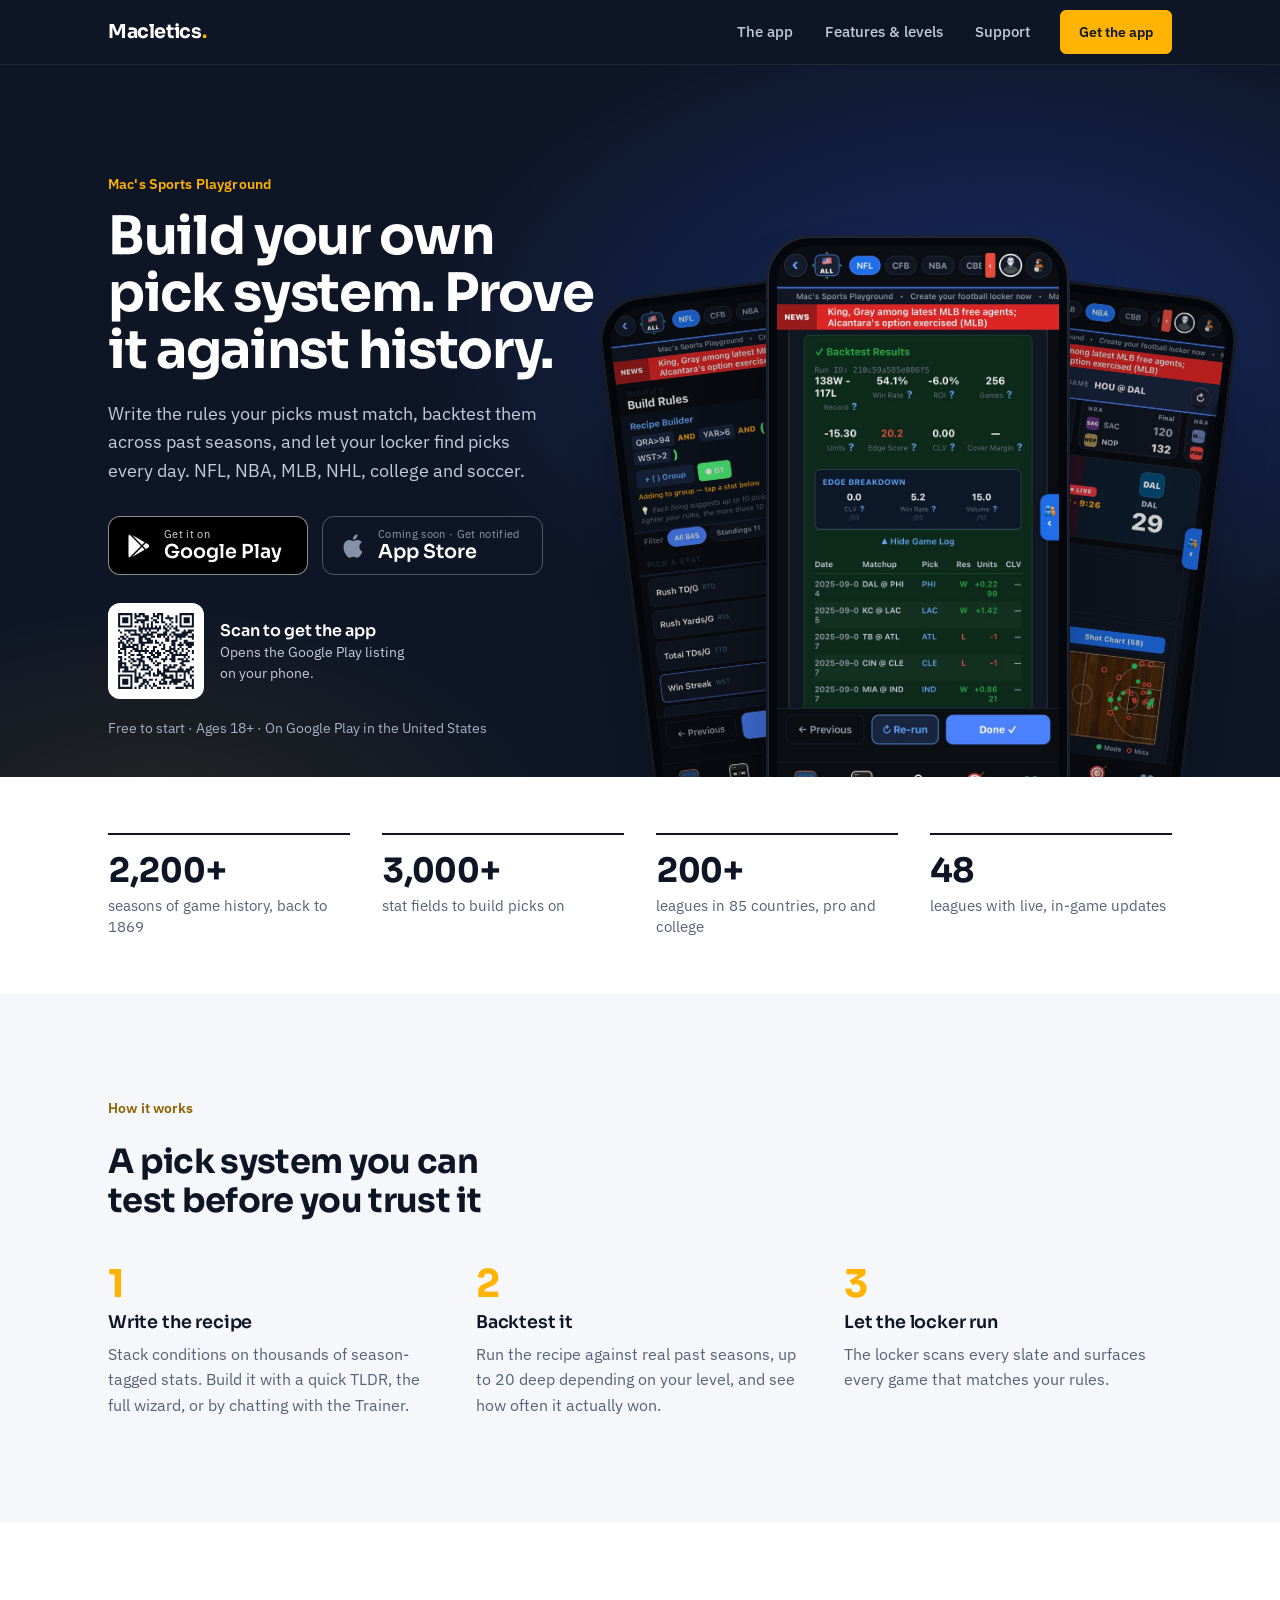
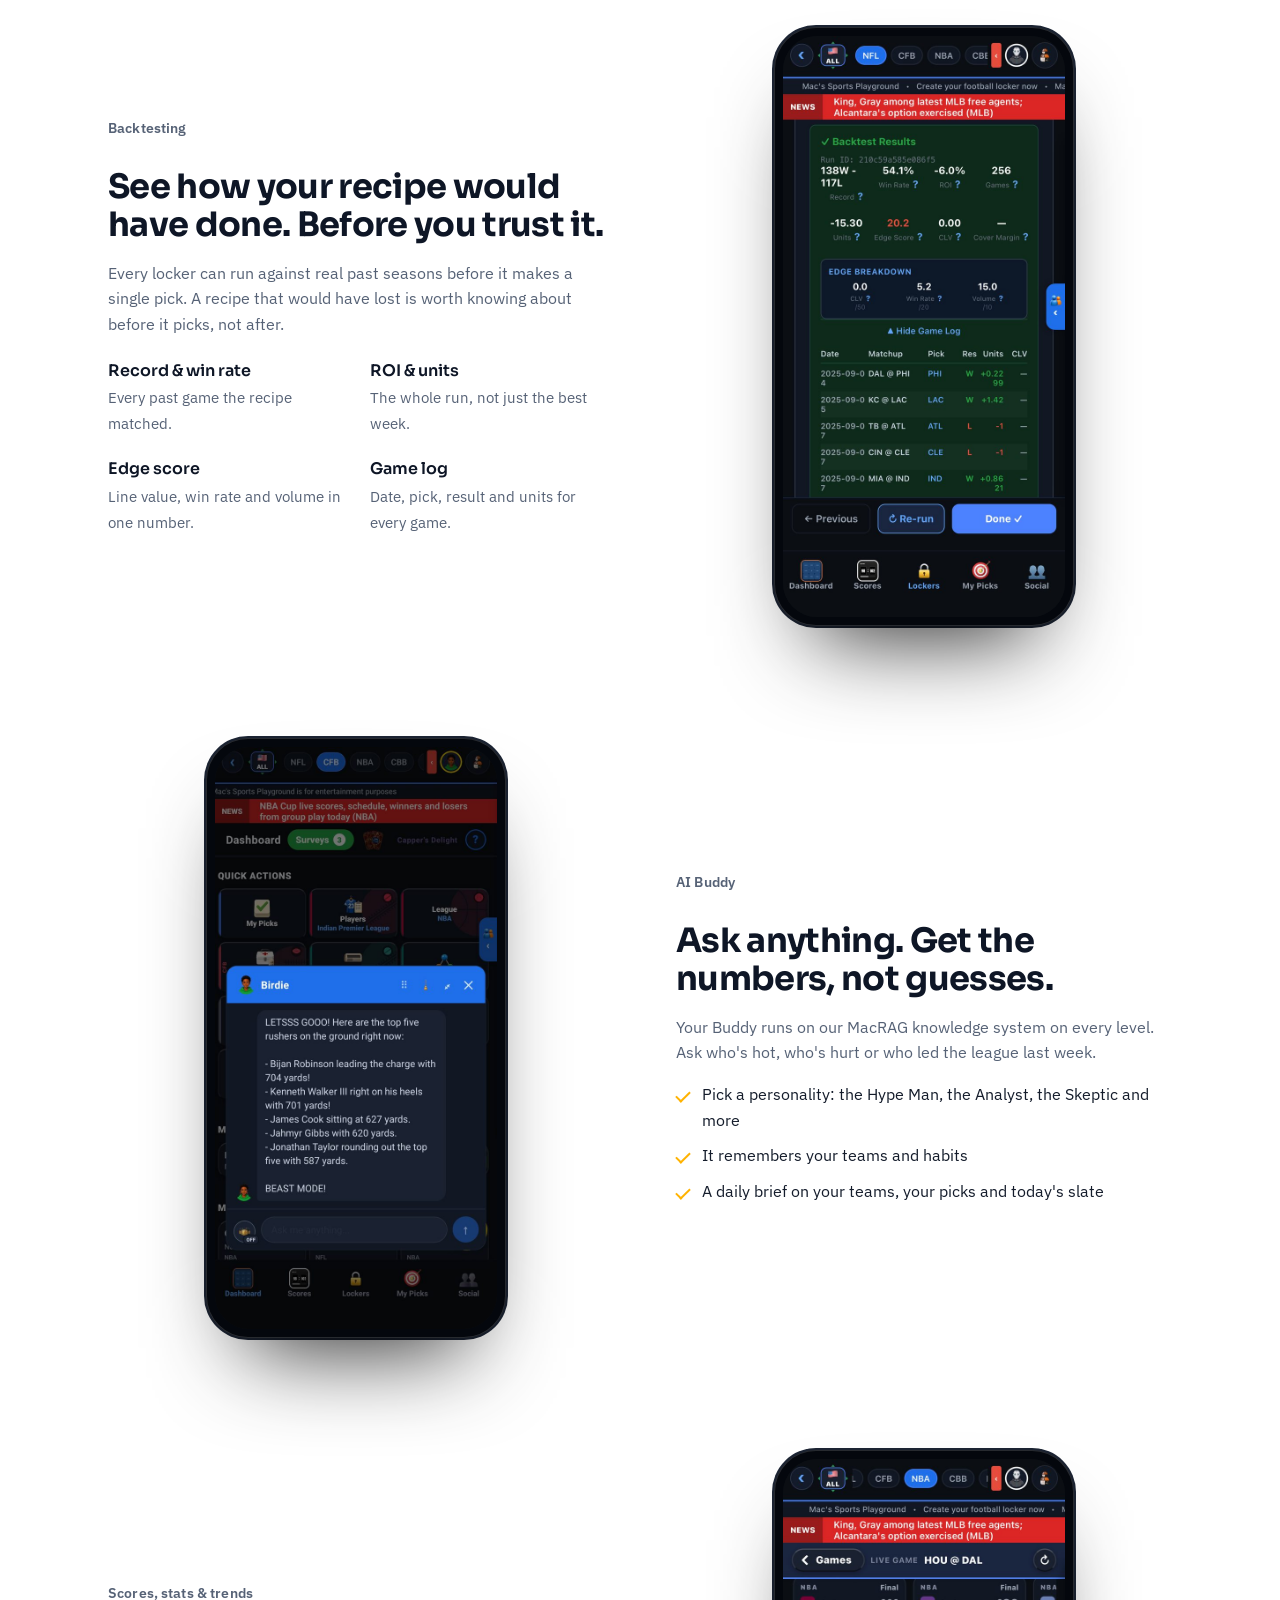
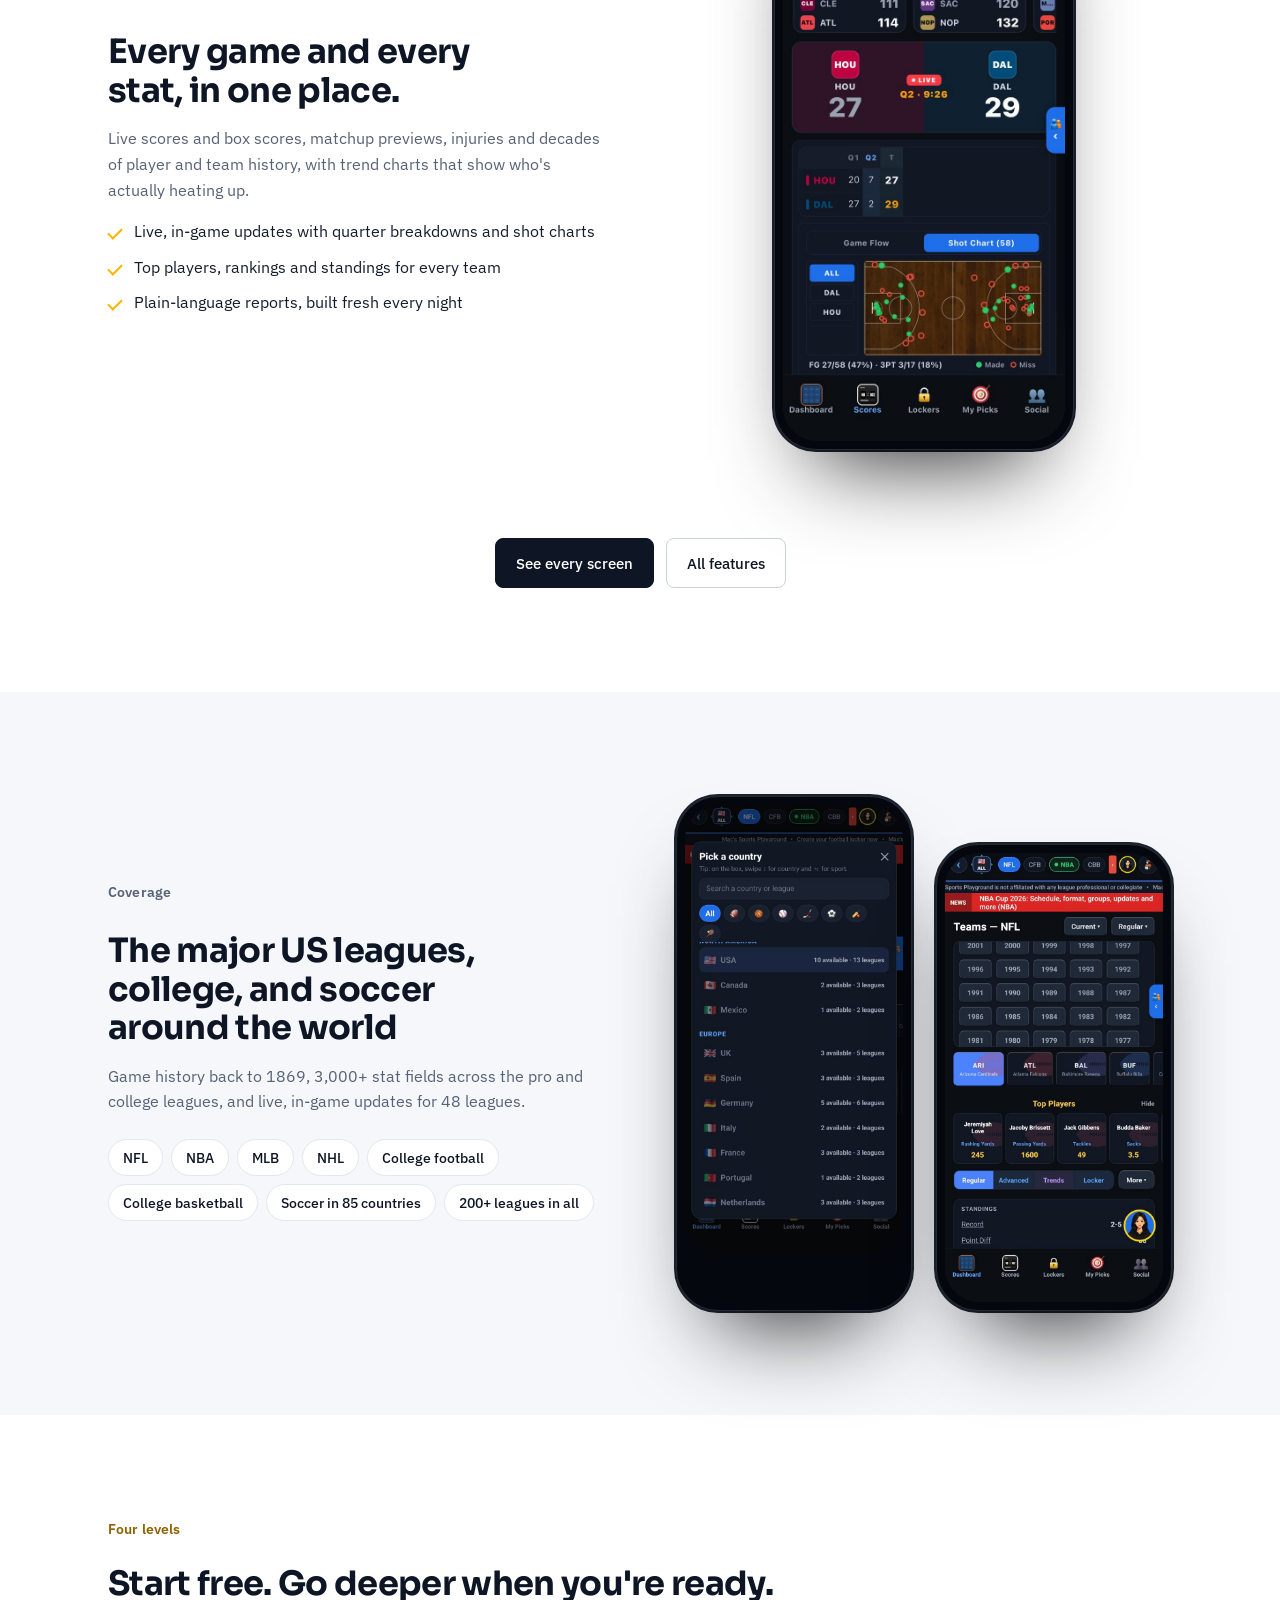
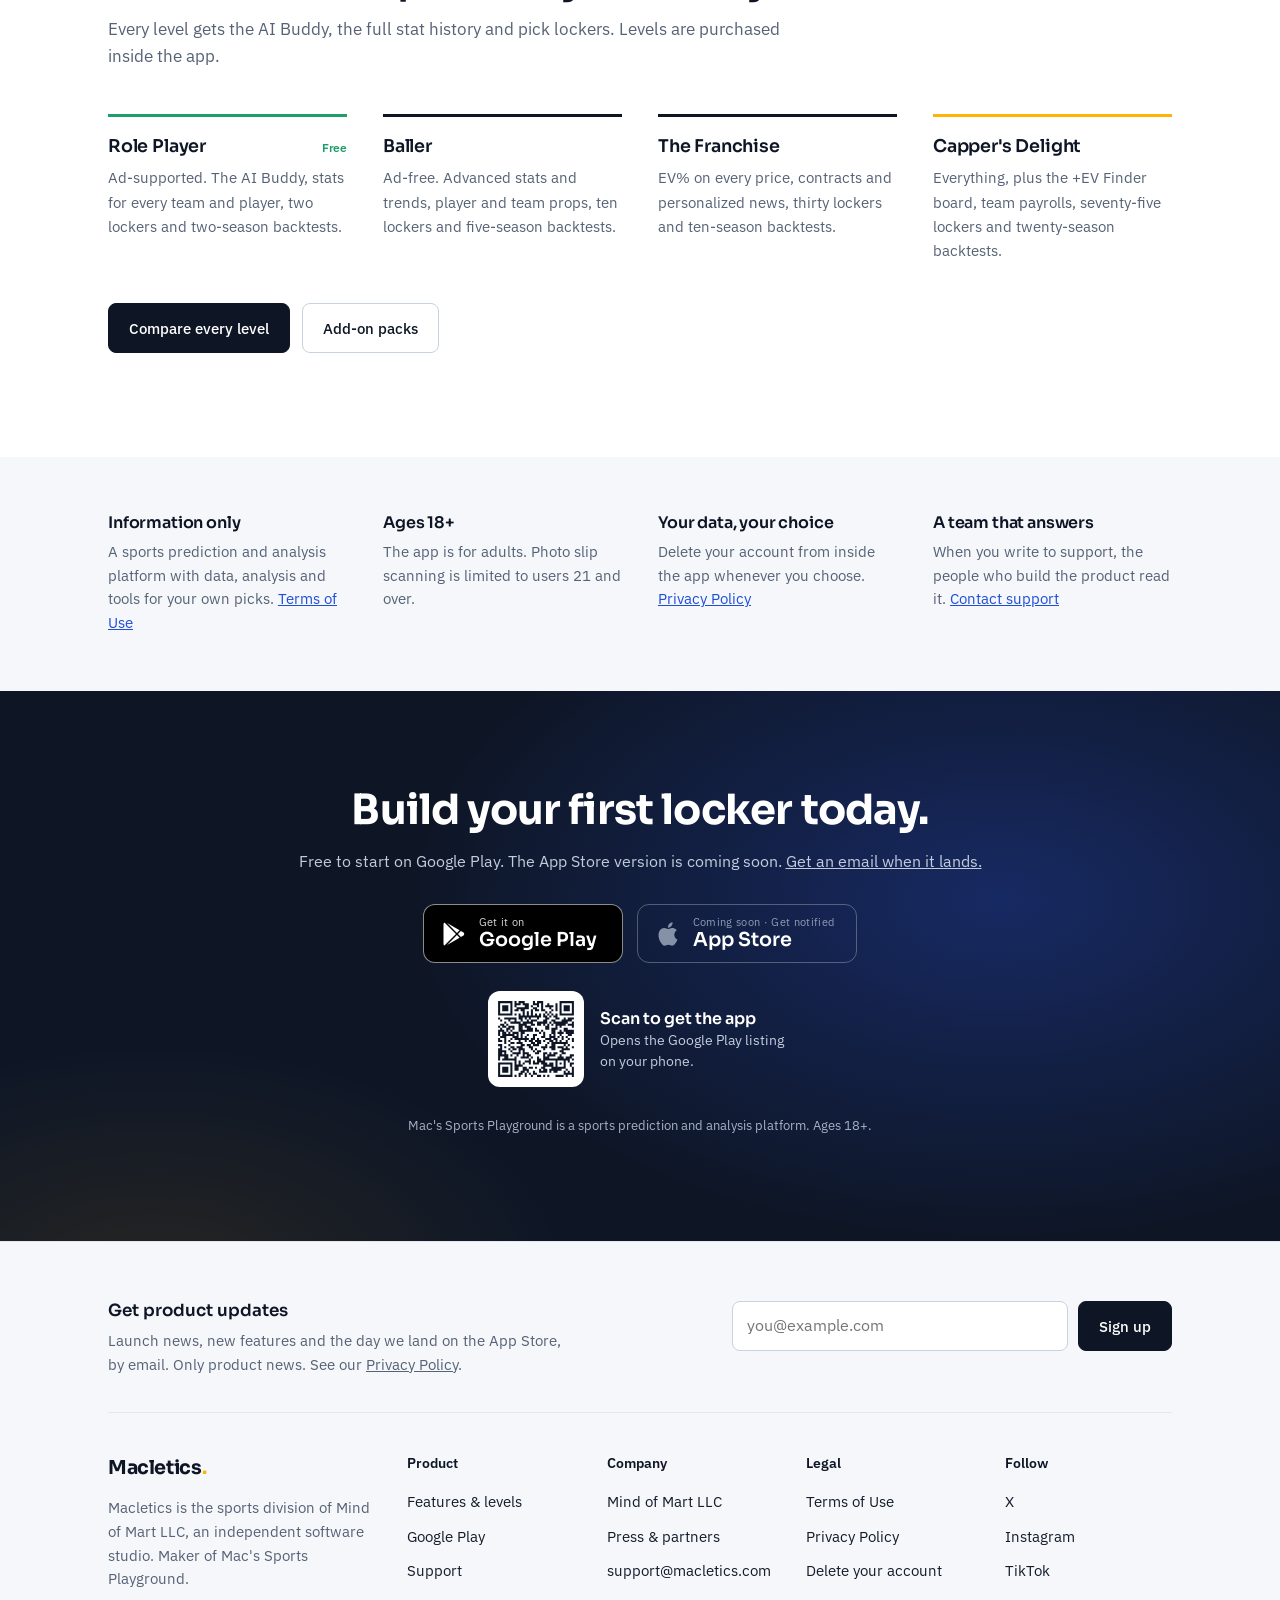
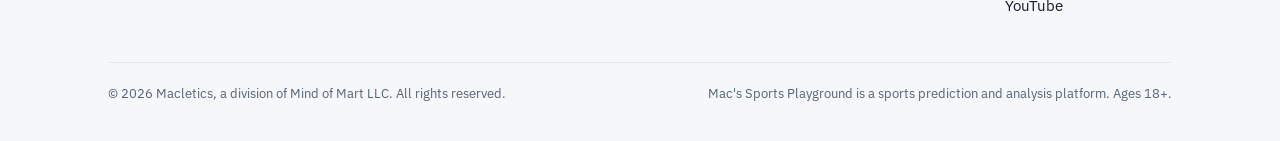
<file: index.html>
<!DOCTYPE html>
<html lang="en">
<head>
<meta charset="UTF-8">
<meta name="viewport" content="width=device-width, initial-scale=1.0">
<title>Macletics — Mac's Sports Playground</title>
<meta name="description" content="Mac's Sports Playground: build your own pick systems, test them against past seasons, and talk the slate through with an AI Buddy, with live scores, odds and prediction-market prices in one app. NFL, NBA, MLB, NHL, college and soccer. Now on Google Play. iOS coming soon.">
<link rel="canonical" href="https://macletics.com/">
<link rel="icon" href="/favicon.svg" type="image/svg+xml">
<meta property="og:type" content="website">
<meta property="og:url" content="https://macletics.com/">
<meta property="og:site_name" content="Macletics">
<meta property="og:title" content="Mac's Sports Playground">
<meta property="og:description" content="Build your own pick systems, test them against past seasons, and talk the slate through with an AI Buddy.">
<meta property="og:image" content="https://macletics.com/img/app/og-image.jpg">
<meta name="twitter:card" content="summary_large_image">
<meta name="twitter:site" content="@MacSportsPlay">
<link rel="preconnect" href="https://fonts.googleapis.com">
<link rel="preconnect" href="https://fonts.gstatic.com" crossorigin>
<link href="https://fonts.googleapis.com/css2?family=Sora:wght@600;700&family=IBM+Plex+Sans:wght@400;500;600&display=swap" rel="stylesheet">
<link rel="stylesheet" href="/assets/site.css">
<!--
  Copy rules: say "picks", "analysis", "prediction"; never "betting", "wager",
  "sportsbook", and never describe the product as "not a gambling app". No
  prices on this site (the in-app paywall links here). The product is
  "Mac's Sports Playground" by Macletics, a division of Mind of Mart LLC.
  Numbers: see _GUIDES/__TRANSFER/SITE_FACTS_HANDOFF_2026-11-06.md for where
  each one comes from (league-capabilities manifest, app field catalogs).
  Screenshots: /img/app/screens/ (full-height screens, 640 x 1320, cut from
  the raw store captures in the app repo, store-assets/raw/). The older
  600 x 1044 crops in /img/app/ are still used by the features page.
  The app's own download page is /app/.
  VIDEOS: the "Watch it in action" section was removed on 2026-11-06 until a
  video exists. The lazy YouTube embed is in git history (commit a87380f).
  STORES: Google Play is live (US). Until the App Store listing ships, the App
  Store buttons in the hero and the closing band (and on /app/) are <button data-signup
  data-interest="ios_launch">: they open the email signup (assets/signup.js,
  POST api2.macletics.com/public/waitlist). When it ships, turn each into an
  <a class="store-btn" href="LISTING_URL"> (drop "soon" and the data-signup
  attributes, change "Coming soon · Get notified" to "Download on the"), remove
  the "Get an email when it lands" button in the closing band, update the
  "Availability" row, then email everyone on the ios_launch list
  (GET /admin/waitlist?interest=ios_launch&format=csv).
-->
<script type="application/ld+json">
{
  "@context": "https://schema.org",
  "@graph": [
    {
      "@type": "Organization",
      "@id": "https://macletics.com/#org",
      "name": "Macletics",
      "legalName": "Mind of Mart LLC",
      "url": "https://macletics.com/",
      "logo": "https://macletics.com/favicon.svg",
      "parentOrganization": { "@type": "Organization", "name": "Mind of Mart LLC", "url": "https://mindofmart.com/" },
      "sameAs": [
        "https://x.com/MacSportsPlay",
        "https://instagram.com/macssportsplayground",
        "https://tiktok.com/@macssportsplayground",
        "https://www.youtube.com/@MacsSportsPlayground"
      ],
      "contactPoint": { "@type": "ContactPoint", "contactType": "customer support", "email": "support@macletics.com" }
    },
    {
      "@type": "SoftwareApplication",
      "name": "Mac's Sports Playground",
      "applicationCategory": "SportsApplication",
      "operatingSystem": "Android",
      "url": "https://macletics.com/",
      "installUrl": "https://play.google.com/store/apps/details?id=com.macletics.sportsbuddy",
      "publisher": { "@id": "https://macletics.com/#org" },
      "description": "A sports prediction and analysis app: build pick systems, backtest them against past seasons, and ask an AI Buddy that answers from real data."
    }
  ]
}
</script>
<style>
  /* Home-page only */
  .steps { display: grid; grid-template-columns: repeat(3, 1fr); gap: 40px; }
  .step { display: grid; gap: 8px; align-content: start; }
  .step .num { font-family: "Sora", sans-serif; font-weight: 700; font-size: 2.4rem; line-height: 1; color: var(--amber); }
  .step p { color: var(--ink-soft); }
  @media (max-width: 760px) { .steps { grid-template-columns: 1fr; gap: 32px; } }

  .split { display: grid; grid-template-columns: 1fr 1fr; gap: 72px; align-items: center; }
  .split.flip .copy { order: 2; }
  .split .copy { display: grid; gap: 16px; }
  .split .copy p { color: var(--ink-soft); max-width: 50ch; }
  .split + .split { margin-top: 112px; }
  .ticks { list-style: none; display: grid; gap: 10px; }
  .ticks li { padding-left: 26px; position: relative; }
  .ticks li::before { content: ""; position: absolute; left: 0; top: .55em; width: 14px; height: 8px; border-left: 2px solid var(--amber); border-bottom: 2px solid var(--amber); transform: rotate(-45deg); }
  .metrics { display: grid; grid-template-columns: 1fr 1fr; gap: 20px 28px; margin-top: 4px; }
  .metrics b { display: block; font-family: "Sora", sans-serif; font-weight: 600; color: var(--navy); margin-bottom: 2px; }
  .metrics span { font-size: .93rem; color: var(--ink-soft); line-height: 1.45; }
  @media (max-width: 900px) {
    .split, .split.flip { grid-template-columns: 1fr; gap: 40px; }
    .split.flip .copy { order: 0; }
    .split + .split { margin-top: 80px; }
  }
  @media (max-width: 520px) { .metrics { grid-template-columns: 1fr; } }

  .pair { display: grid; grid-template-columns: 1fr 1fr; gap: 24px; max-width: 520px; margin: 0 auto; }
  .leagues { display: flex; flex-wrap: wrap; gap: 8px; margin: 8px 0 4px; }
  .leagues span { font-size: .9rem; font-weight: 500; color: var(--navy); background: var(--bg); border: 1px solid var(--rule); border-radius: 999px; padding: 6px 14px; }

  .levels { display: grid; grid-template-columns: repeat(4, 1fr); gap: 36px; }
  .levels article { border-top: 3px solid var(--navy); padding-top: 18px; display: grid; gap: 8px; align-content: start; }
  .levels article.free { border-top-color: var(--win); }
  .levels article.capper { border-top-color: var(--amber); }
  .levels h3 { display: flex; justify-content: space-between; align-items: baseline; gap: 10px; }
  .levels .tag { font-family: "IBM Plex Sans", sans-serif; font-size: .78rem; font-weight: 600; color: var(--win); }
  .levels p { color: var(--ink-soft); font-size: .95rem; }
  @media (max-width: 960px) { .levels { grid-template-columns: 1fr 1fr; } }
  @media (max-width: 520px) { .levels { grid-template-columns: 1fr; } }

  .trust { display: grid; grid-template-columns: repeat(4, 1fr); gap: 36px; }
  .trust h3 { font-size: 1rem; margin-bottom: 6px; }
  .trust p { color: var(--ink-soft); font-size: .93rem; }
  @media (max-width: 960px) { .trust { grid-template-columns: 1fr 1fr; } }
  @media (max-width: 520px) { .trust { grid-template-columns: 1fr; } }

  .get { text-align: center; padding: 96px 0 104px; }
  .get .wrap { display: grid; justify-items: center; }
  .get h2 { color: #fff; font-size: clamp(1.8rem, 3.6vw, 2.6rem); margin-bottom: 14px; }
  .get p.sub { color: #C3CCDC; margin-bottom: 30px; }
  .get .badges, .get .qr { justify-content: center; }
  .get .qr { text-align: left; }
  .get .fine { margin-top: 28px; font-size: .84rem; color: var(--navy-muted); }
</style>
</head>
<body>

<header class="site-header">
  <div class="wrap">
    <a class="brand" href="/" aria-label="Macletics home">
      <span class="wordmark">Macletics<span class="dot">.</span></span>
    </a>
    <button class="nav-toggle" type="button" aria-expanded="false" aria-controls="site-nav">Menu</button>
    <nav class="site-nav" id="site-nav" aria-label="Site">
      <a href="/app/">The app</a>
      <a href="/playground/features/">Features &amp; levels</a>
      <a href="/support.html">Support</a>
      <a class="btn btn-amber" href="/app/">Get the app</a>
    </nav>
  </div>
</header>

<main>

  <!-- ============ HERO ============ -->
  <section class="showcase on-dark">
    <div class="wrap">
      <div>
        <p class="eyebrow" style="color:var(--amber)">Mac's Sports Playground</p>
        <h1>Build your own pick system. Prove it against history.</h1>
        <p class="lede">Write the rules your picks must match, backtest them across past seasons, and let your locker find picks every day. NFL, NBA, MLB, NHL, college and soccer.</p>
        <div class="badges">
          <a class="store-btn" href="https://play.google.com/store/apps/details?id=com.macletics.sportsbuddy" aria-label="Get it on Google Play" rel="noopener">
            <svg viewBox="0 0 24 24" fill="currentColor" aria-hidden="true"><path d="M3 20.5v-17c0-.59.34-1.11.84-1.35L13.69 12l-9.85 9.85c-.5-.25-.84-.76-.84-1.35m13.81-5.38L6.05 21.34l8.49-8.49 2.27 2.27m3.35-4.31c.34.27.59.68.59 1.19s-.22.9-.57 1.18l-2.29 1.32-2.5-2.5 2.5-2.5 2.27 1.31M6.05 2.66l10.76 6.22-2.27 2.27-8.49-8.49z"/></svg>
            <span class="txt"><span class="small">Get it on</span><span class="big">Google Play</span></span>
          </a>
          <button type="button" class="store-btn soon" data-signup data-interest="ios_launch" data-source="macletics-appstore-hero" data-joined-label="On the list for the" aria-label="App Store version coming soon. Get notified by email.">
            <svg viewBox="0 0 24 24" fill="currentColor" aria-hidden="true"><path d="M18.71 19.5c-.83 1.24-1.71 2.45-3.05 2.47-1.34.03-1.77-.79-3.29-.79-1.53 0-2 .77-3.27.82-1.31.05-2.3-1.32-3.14-2.53C4.25 17 2.94 12.45 4.7 9.39c.87-1.52 2.43-2.48 4.12-2.51 1.28-.02 2.5.87 3.29.87.78 0 2.26-1.07 3.81-.91.65.03 2.47.26 3.64 1.98-.09.06-2.17 1.28-2.15 3.81.03 3.02 2.65 4.03 2.68 4.04-.03.07-.42 1.44-1.38 2.83M13 3.5c.73-.83 1.94-1.46 2.94-1.5.13 1.17-.34 2.35-1.04 3.19-.69.85-1.83 1.51-2.95 1.42-.15-1.15.41-2.35 1.05-3.11z"/></svg>
            <span class="txt"><span class="small" data-signup-label>Coming soon · Get notified</span><span class="big">App Store</span></span>
          </button>
        </div>
        <div class="qr">
          <img src="/img/app/play-qr.svg" alt="QR code that opens Mac's Sports Playground on Google Play" width="96" height="96">
          <p><b>Scan to get the app</b>Opens the Google Play listing on your phone.</p>
        </div>
        <p class="meta">Free to start · Ages 18+ · On Google Play in the United States</p>
      </div>
      <div class="fan" aria-hidden="true">
        <div class="device d-left"><img src="/img/app/screens/locker.jpg" alt="" width="640" height="1320"></div>
        <div class="device d-center"><img src="/img/app/screens/backtest.jpg" alt="" width="640" height="1320"></div>
        <div class="device d-right"><img src="/img/app/screens/live.jpg" alt="" width="640" height="1320"></div>
      </div>
    </div>
  </section>

  <!-- ============ STATS ============ -->
  <section class="tight">
    <div class="wrap">
      <div class="stats">
        <div><strong>2,200+</strong><span>seasons of game history, back to 1869</span></div>
        <div><strong>3,000+</strong><span>stat fields to build picks on</span></div>
        <div><strong>200+</strong><span>leagues in 85 countries, pro and college</span></div>
        <div><strong>48</strong><span>leagues with live, in-game updates</span></div>
      </div>
    </div>
  </section>

  <!-- ============ HOW IT WORKS ============ -->
  <section id="how" class="soft">
    <div class="wrap">
      <div class="section-head">
        <p class="eyebrow">How it works</p>
        <h2>A pick system you can test before you trust it</h2>
      </div>
      <div class="steps">
        <div class="step">
          <span class="num">1</span>
          <h3>Write the recipe</h3>
          <p>Stack conditions on thousands of season-tagged stats. Build it with a quick TLDR, the full wizard, or by chatting with the Trainer.</p>
        </div>
        <div class="step">
          <span class="num">2</span>
          <h3>Backtest it</h3>
          <p>Run the recipe against real past seasons, up to 20 deep depending on your level, and see how often it actually won.</p>
        </div>
        <div class="step">
          <span class="num">3</span>
          <h3>Let the locker run</h3>
          <p>The locker scans every slate and surfaces every game that matches your rules.</p>
        </div>
      </div>
    </div>
  </section>

  <!-- ============ PRODUCT ============ -->
  <section id="product">
    <div class="wrap">

      <div class="split" id="backtest">
        <div class="copy">
          <p class="eyebrow">Backtesting</p>
          <h2>See how your recipe would have done. Before you trust it.</h2>
          <p>Every locker can run against real past seasons before it makes a single pick. A recipe that would have lost is worth knowing about before it picks, not after.</p>
          <div class="metrics">
            <div><b>Record &amp; win rate</b><span>Every past game the recipe matched.</span></div>
            <div><b>ROI &amp; units</b><span>The whole run, not just the best week.</span></div>
            <div><b>Edge score</b><span>Line value, win rate and volume in one number.</span></div>
            <div><b>Game log</b><span>Date, pick, result and units for every game.</span></div>
          </div>
        </div>
        <div class="device shot"><img src="/img/app/screens/backtest.jpg" alt="Backtest results for an NFL recipe: record, win rate, ROI, units, edge score breakdown and the game log" width="640" height="1320" loading="lazy"></div>
      </div>

      <div class="split flip">
        <div class="copy">
          <p class="eyebrow">AI Buddy</p>
          <h2>Ask anything. Get the numbers, not guesses.</h2>
          <p>Your Buddy runs on our MacRAG knowledge system on every level. Ask who's hot, who's hurt or who led the league last week.</p>
          <ul class="ticks">
            <li>Pick a personality: the Hype Man, the Analyst, the Skeptic and more</li>
            <li>It remembers your teams and habits</li>
            <li>A daily brief on your teams, your picks and today's slate</li>
          </ul>
        </div>
        <div class="device shot"><img src="/img/app/screens/buddy.jpg" alt="The AI Buddy listing the top five rushers in the league" width="640" height="1320" loading="lazy"></div>
      </div>

      <div class="split">
        <div class="copy">
          <p class="eyebrow">Scores, stats &amp; trends</p>
          <h2>Every game and every stat, in one place.</h2>
          <p>Live scores and box scores, matchup previews, injuries and decades of player and team history, with trend charts that show who's actually heating up.</p>
          <ul class="ticks">
            <li>Live, in-game updates with quarter breakdowns and shot charts</li>
            <li>Top players, rankings and standings for every team</li>
            <li>Plain-language reports, built fresh every night</li>
          </ul>
        </div>
        <div class="device shot"><img src="/img/app/screens/live.jpg" alt="A live NBA game with the running score, quarter breakdown and shot chart" width="640" height="1320" loading="lazy"></div>
      </div>

      <div class="actions" style="justify-content:center;margin-top:88px">
        <a class="btn btn-primary" href="/app/">See every screen</a>
        <a class="btn btn-secondary" href="/playground/features/">All features</a>
      </div>
    </div>
  </section>

  <!-- ============ COVERAGE ============ -->
  <section id="coverage" class="soft">
    <div class="wrap split">
      <div class="copy">
        <p class="eyebrow">Coverage</p>
        <h2>The major US leagues, college, and soccer around the world</h2>
        <p>Game history back to 1869, 3,000+ stat fields across the pro and college leagues, and live, in-game updates for 48 leagues.</p>
        <div class="leagues" aria-label="Leagues covered">
          <span>NFL</span><span>NBA</span><span>MLB</span><span>NHL</span><span>College football</span><span>College basketball</span><span>Soccer in 85 countries</span><span>200+ leagues in all</span>
        </div>
      </div>
      <div class="pair">
        <div class="device"><img src="/img/app/screens/world.jpg" alt="The country picker, listing leagues available in the USA, Canada, Mexico, the UK, Spain, Germany, Italy, France and more" width="640" height="1320" loading="lazy"></div>
        <div class="device" style="margin-top:48px"><img src="/img/app/screens/seasons.jpg" alt="The NFL teams screen with a season picker reaching back decades" width="640" height="1320" loading="lazy"></div>
      </div>
    </div>
  </section>

  <!-- ============ LEVELS ============ -->
  <section id="levels">
    <div class="wrap">
      <div class="section-head">
        <p class="eyebrow">Four levels</p>
        <h2>Start free. Go deeper when you're ready.</h2>
        <p class="muted">Every level gets the AI Buddy, the full stat history and pick lockers. Levels are purchased inside the app.</p>
      </div>
      <div class="levels">
        <article class="free"><h3>Role Player <span class="tag">Free</span></h3><p>Ad-supported. The AI Buddy, stats for every team and player, two lockers and two-season backtests.</p></article>
        <article><h3>Baller</h3><p>Ad-free. Advanced stats and trends, player and team props, ten lockers and five-season backtests.</p></article>
        <article><h3>The Franchise</h3><p>EV% on every price, contracts and personalized news, thirty lockers and ten-season backtests.</p></article>
        <article class="capper"><h3>Capper's Delight</h3><p>Everything, plus the +EV Finder board, team payrolls, seventy-five lockers and twenty-season backtests.</p></article>
      </div>
      <div class="actions" style="margin-top:40px">
        <a class="btn btn-primary" href="/playground/features/#compare">Compare every level</a>
        <a class="btn btn-secondary" href="/playground/features/#packs">Add-on packs</a>
      </div>
    </div>
  </section>

  <!-- ============ TRUST ============ -->
  <section class="soft tight">
    <div class="wrap">
      <div class="trust">
        <div><h3>Information only</h3><p>A sports prediction and analysis platform with data, analysis and tools for your own picks. <a href="/terms">Terms of Use</a></p></div>
        <div><h3>Ages 18+</h3><p>The app is for adults. Photo slip scanning is limited to users 21 and over.</p></div>
        <div><h3>Your data, your choice</h3><p>Delete your account from inside the app whenever you choose. <a href="/privacy">Privacy Policy</a></p></div>
        <div><h3>A team that answers</h3><p>When you write to support, the people who build the product read it. <a href="/support.html">Contact support</a></p></div>
      </div>
    </div>
  </section>

  <!-- ============ CLOSING CTA ============ -->
  <section class="showcase on-dark get">
    <div class="wrap">
      <h2>Build your first locker today.</h2>
      <p class="sub">Free to start on Google Play. The App Store version is coming soon. <button type="button" class="link-btn" data-signup data-interest="ios_launch" data-source="macletics-cta-text">Get an email when it lands.</button></p>
      <div class="badges">
          <a class="store-btn" href="https://play.google.com/store/apps/details?id=com.macletics.sportsbuddy" aria-label="Get it on Google Play" rel="noopener">
            <svg viewBox="0 0 24 24" fill="currentColor" aria-hidden="true"><path d="M3 20.5v-17c0-.59.34-1.11.84-1.35L13.69 12l-9.85 9.85c-.5-.25-.84-.76-.84-1.35m13.81-5.38L6.05 21.34l8.49-8.49 2.27 2.27m3.35-4.31c.34.27.59.68.59 1.19s-.22.9-.57 1.18l-2.29 1.32-2.5-2.5 2.5-2.5 2.27 1.31M6.05 2.66l10.76 6.22-2.27 2.27-8.49-8.49z"/></svg>
            <span class="txt"><span class="small">Get it on</span><span class="big">Google Play</span></span>
          </a>
          <button type="button" class="store-btn soon" data-signup data-interest="ios_launch" data-source="macletics-appstore-cta" data-joined-label="On the list for the" aria-label="App Store version coming soon. Get notified by email.">
            <svg viewBox="0 0 24 24" fill="currentColor" aria-hidden="true"><path d="M18.71 19.5c-.83 1.24-1.71 2.45-3.05 2.47-1.34.03-1.77-.79-3.29-.79-1.53 0-2 .77-3.27.82-1.31.05-2.3-1.32-3.14-2.53C4.25 17 2.94 12.45 4.7 9.39c.87-1.52 2.43-2.48 4.12-2.51 1.28-.02 2.5.87 3.29.87.78 0 2.26-1.07 3.81-.91.65.03 2.47.26 3.64 1.98-.09.06-2.17 1.28-2.15 3.81.03 3.02 2.65 4.03 2.68 4.04-.03.07-.42 1.44-1.38 2.83M13 3.5c.73-.83 1.94-1.46 2.94-1.5.13 1.17-.34 2.35-1.04 3.19-.69.85-1.83 1.51-2.95 1.42-.15-1.15.41-2.35 1.05-3.11z"/></svg>
            <span class="txt"><span class="small" data-signup-label>Coming soon · Get notified</span><span class="big">App Store</span></span>
          </button>
        </div>
      <div class="qr">
          <img src="/img/app/play-qr.svg" alt="QR code that opens Mac's Sports Playground on Google Play" width="96" height="96">
          <p><b>Scan to get the app</b>Opens the Google Play listing on your phone.</p>
        </div>
      <p class="fine">Mac's Sports Playground is a sports prediction and analysis platform. Ages 18+.</p>
    </div>
  </section>

</main>

<footer class="site-footer">
  <div class="wrap">
    <div class="footer-signup">
      <div>
        <strong>Get product updates</strong>
        <p>Launch news, new features and the day we land on the App Store, by email. Only product news. See our <a href="/privacy">Privacy Policy</a>.</p>
      </div>
      <form class="signup-inline" data-signup-form data-interest="updates" data-source="macletics-footer" novalidate>
        <div class="signup-row">
          <input type="email" name="email" autocomplete="email" inputmode="email" placeholder="you@example.com" aria-label="Email address" required>
          <button type="submit" class="btn btn-primary">Sign up</button>
        </div>
        <input type="text" name="company" tabindex="-1" autocomplete="off" class="signup-trap" aria-hidden="true">
        <p class="signup-status" role="status" aria-live="polite"></p>
      </form>
    </div>
    <div class="cols">
      <div class="about">
        <a class="brand" href="/"><span class="wordmark">Macletics<span class="dot">.</span></span></a>
        <p>Macletics is the sports division of Mind of Mart LLC, an independent software studio. Maker of Mac's Sports Playground.</p>
      </div>
      <div>
        <h4>Product</h4>
        <ul>
          <li><a href="/playground/features/">Features &amp; levels</a></li>
          <li><a href="https://play.google.com/store/apps/details?id=com.macletics.sportsbuddy" rel="noopener">Google Play</a></li>
          <li><a href="/support.html">Support</a></li>
        </ul>
      </div>
      <div>
        <h4>Company</h4>
        <ul>
          <li><a href="https://mindofmart.com/">Mind of Mart LLC</a></li>
          <li><a href="https://mindofmart.com/press/">Press &amp; partners</a></li>
          <li><a href="mailto:support@macletics.com">support@macletics.com</a></li>
        </ul>
      </div>
      <div>
        <h4>Legal</h4>
        <ul>
          <li><a href="/terms">Terms of Use</a></li>
          <li><a href="/privacy">Privacy Policy</a></li>
          <li><a href="/delete-account.html">Delete your account</a></li>
        </ul>
      </div>
      <div>
        <h4>Follow</h4>
        <ul>
          <li><a href="https://x.com/MacSportsPlay" rel="noopener">X</a></li>
          <li><a href="https://instagram.com/macssportsplayground" rel="noopener">Instagram</a></li>
          <li><a href="https://tiktok.com/@macssportsplayground" rel="noopener">TikTok</a></li>
          <li><a href="https://www.youtube.com/@MacsSportsPlayground" rel="noopener">YouTube</a></li>
        </ul>
      </div>
    </div>
    <div class="base">
      <span>© 2026 Macletics, a division of Mind of Mart LLC. All rights reserved.</span>
      <span>Mac's Sports Playground is a sports prediction and analysis platform. Ages 18+.</span>
    </div>
  </div>
</footer>

<script>
  (function () {
    var t = document.querySelector('.nav-toggle'), n = document.getElementById('site-nav');
    if (!t || !n) return;
    t.addEventListener('click', function () {
      var open = n.classList.toggle('open');
      t.setAttribute('aria-expanded', open ? 'true' : 'false');
    });
    n.addEventListener('click', function (e) { if (e.target.tagName === 'A') { n.classList.remove('open'); t.setAttribute('aria-expanded', 'false'); } });
  })();
</script>

<script src="/assets/signup.js" defer></script>
</body>
</html>
</file>
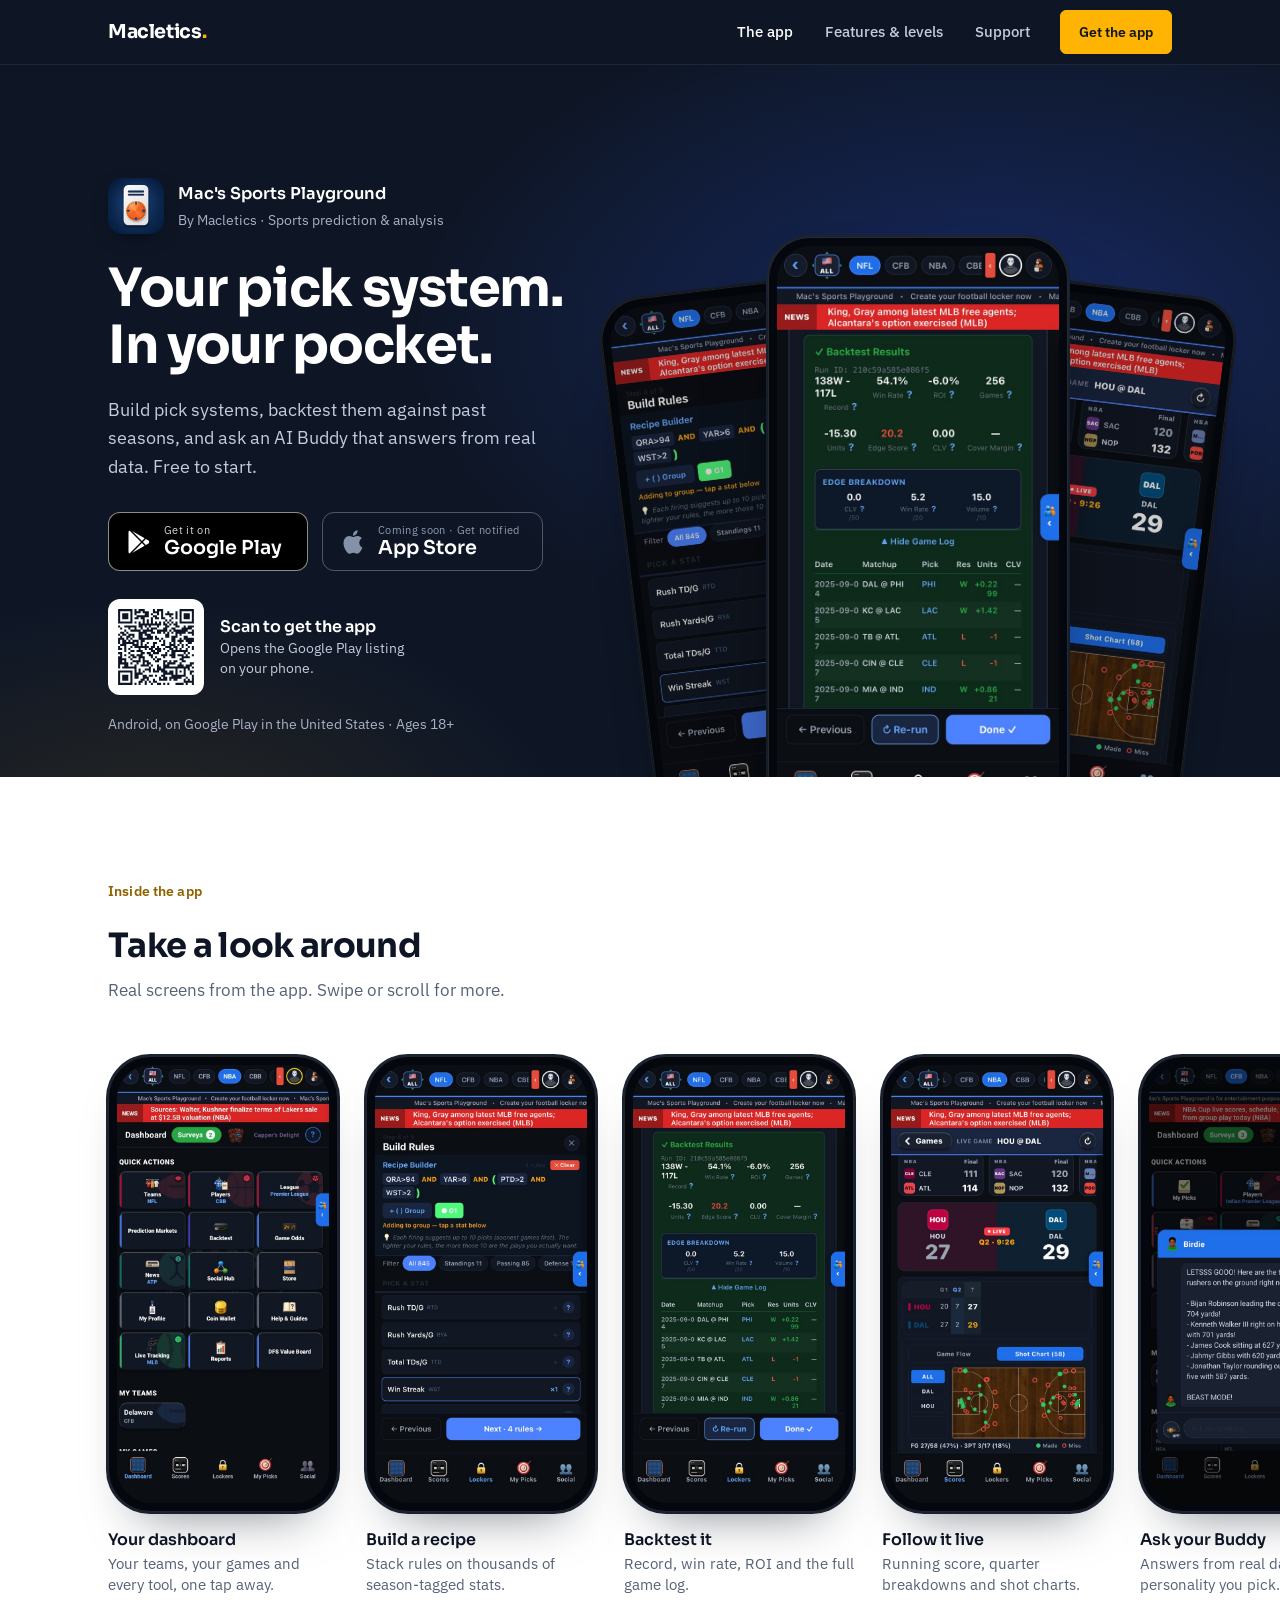
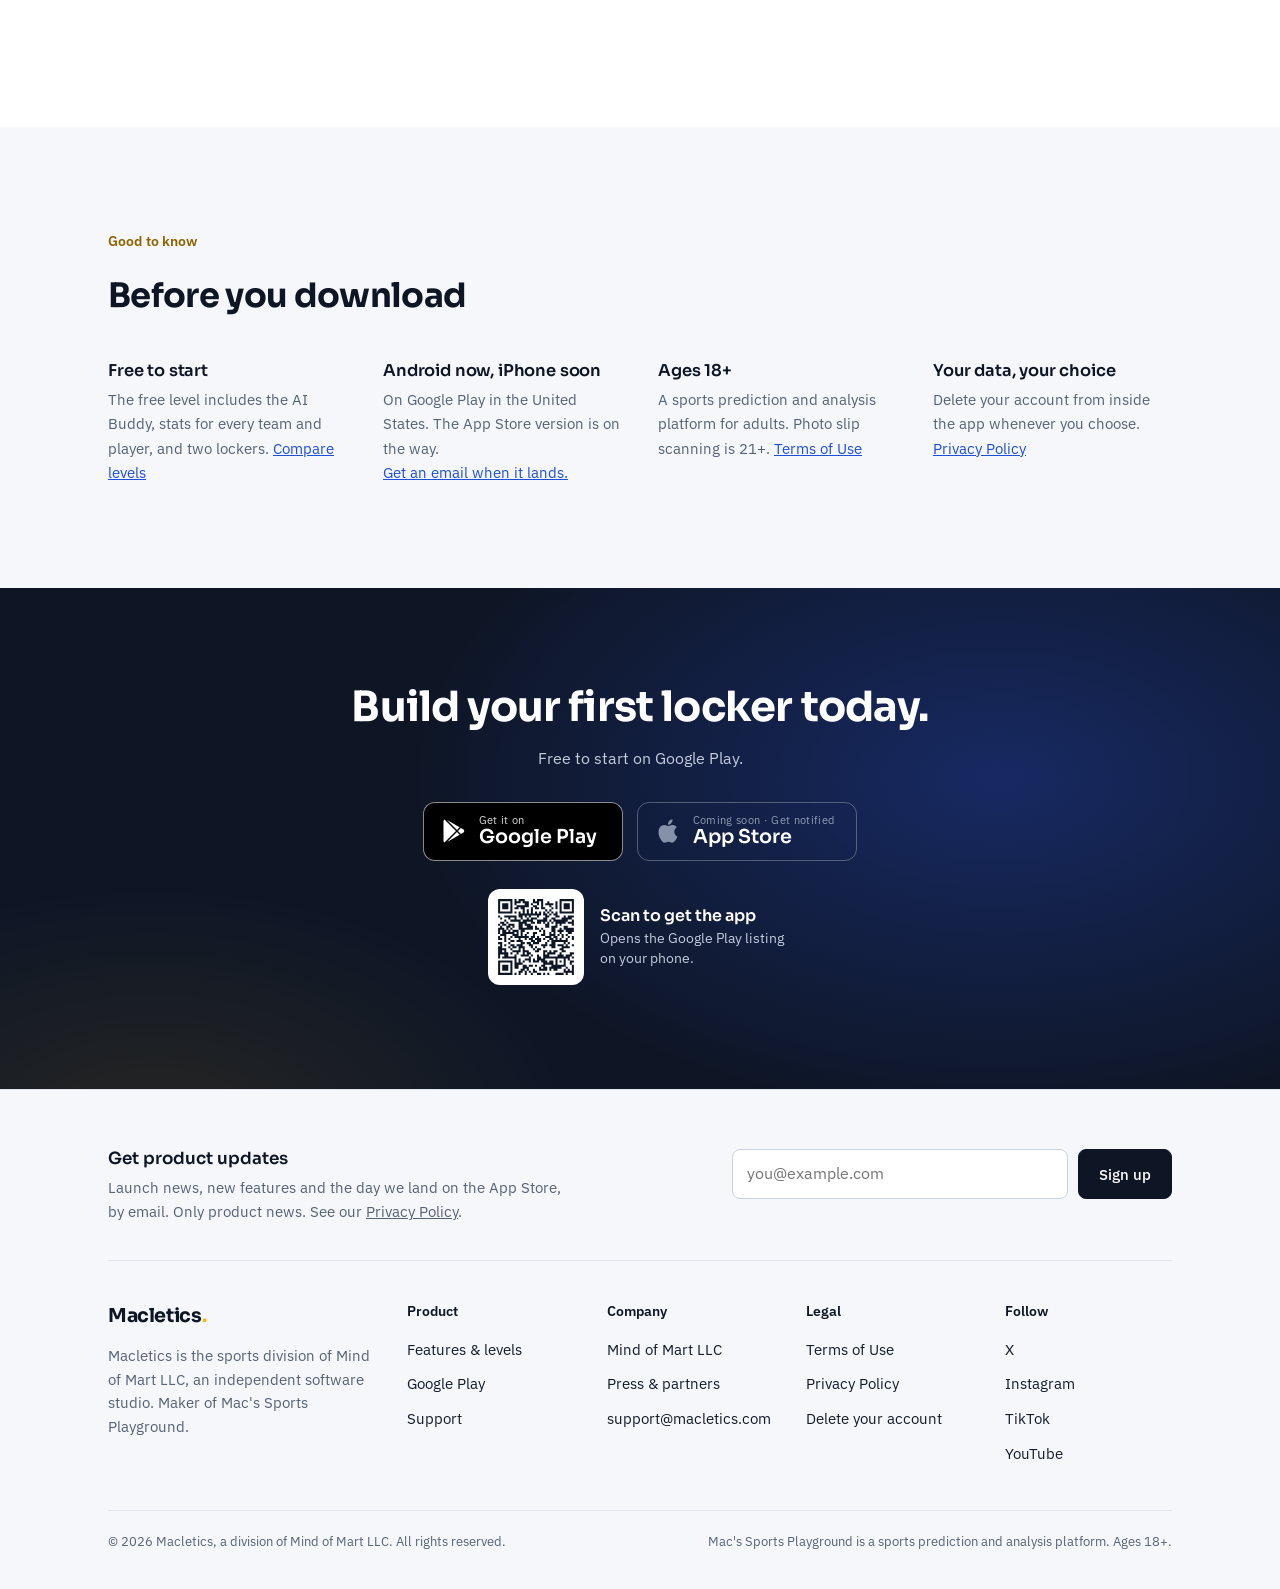
<file: app/index.html>
<!DOCTYPE html>
<html lang="en">
<head>
<meta charset="UTF-8">
<meta name="viewport" content="width=device-width, initial-scale=1.0">
<title>Get the app — Mac's Sports Playground</title>
<meta name="description" content="Get Mac's Sports Playground on Google Play. Build pick systems, backtest them against past seasons, and ask an AI Buddy that answers from real data. iPhone version coming soon.">
<link rel="canonical" href="https://macletics.com/app/">
<link rel="icon" href="/favicon.svg" type="image/svg+xml">
<meta property="og:type" content="website">
<meta property="og:url" content="https://macletics.com/app/">
<meta property="og:site_name" content="Macletics">
<meta property="og:title" content="Get Mac's Sports Playground">
<meta property="og:description" content="Build pick systems, backtest them against past seasons, and ask an AI Buddy that answers from real data.">
<meta property="og:image" content="https://macletics.com/img/app/og-image.jpg">
<meta name="twitter:card" content="summary_large_image">
<meta name="twitter:site" content="@MacSportsPlay">
<link rel="preconnect" href="https://fonts.googleapis.com">
<link rel="preconnect" href="https://fonts.gstatic.com" crossorigin>
<link href="https://fonts.googleapis.com/css2?family=Sora:wght@600;700&family=IBM+Plex+Sans:wght@400;500;600&display=swap" rel="stylesheet">
<link rel="stylesheet" href="/assets/site.css">
<!--
  The app's download page. Same copy rules as the home page (see its head
  comment): picks, analysis, prediction; no prices; Mac's Sports Playground by
  Macletics, a division of Mind of Mart LLC.
  Screens: /img/app/screens/ (640 x 1320, cut from the raw store captures in
  the app repo, store-assets/raw/). QR: /img/app/play-qr.svg, made with segno
  from the Google Play URL; regenerate if that URL ever changes.
  App Store: the button is a notify-me signup until the listing ships. Swap it
  for <a class="store-btn" href="LISTING_URL"> here, in both badge rows, and on
  the home page; add an App Store QR next to the Play one.
-->
<style>
  .good { display: grid; grid-template-columns: repeat(4, 1fr); gap: 36px; }
  .good h3 { font-size: 1.02rem; margin-bottom: 6px; }
  .good p { color: var(--ink-soft); font-size: .95rem; }
  .good .link-btn { color: var(--link); }
  @media (max-width: 900px) { .good { grid-template-columns: 1fr 1fr; } }
  @media (max-width: 520px) { .good { grid-template-columns: 1fr; } }
  .get { text-align: center; padding: 96px 0 104px; }
  .get .wrap { display: grid; justify-items: center; gap: 0; }
  .get h2 { color: #fff; font-size: clamp(1.8rem, 3.6vw, 2.6rem); margin-bottom: 14px; }
  .get p.sub { color: #C3CCDC; margin-bottom: 30px; }
  .get .badges, .get .qr { justify-content: center; }
  .get .qr { text-align: left; }
</style>
</head>
<body>

<header class="site-header">
  <div class="wrap">
    <a class="brand" href="/" aria-label="Macletics home">
      <span class="wordmark">Macletics<span class="dot">.</span></span>
    </a>
    <button class="nav-toggle" type="button" aria-expanded="false" aria-controls="site-nav">Menu</button>
    <nav class="site-nav" id="site-nav" aria-label="Site">
      <a href="/app/" aria-current="page">The app</a>
      <a href="/playground/features/">Features &amp; levels</a>
      <a href="/support.html">Support</a>
      <a class="btn btn-amber" href="#get">Get the app</a>
    </nav>
  </div>
</header>

<main>

  <section class="showcase on-dark">
    <div class="wrap">
      <div>
        <div class="app-id">
          <img src="/img/app/icon-192.png" alt="" width="56" height="56">
          <div><b>Mac's Sports Playground</b><span>By Macletics · Sports prediction &amp; analysis</span></div>
        </div>
        <h1>Your pick system. In your pocket.</h1>
        <p class="lede">Build pick systems, backtest them against past seasons, and ask an AI Buddy that answers from real data. Free to start.</p>
        <div class="badges">
          <a class="store-btn" href="https://play.google.com/store/apps/details?id=com.macletics.sportsbuddy" aria-label="Get it on Google Play" rel="noopener">
            <svg viewBox="0 0 24 24" fill="currentColor" aria-hidden="true"><path d="M3 20.5v-17c0-.59.34-1.11.84-1.35L13.69 12l-9.85 9.85c-.5-.25-.84-.76-.84-1.35m13.81-5.38L6.05 21.34l8.49-8.49 2.27 2.27m3.35-4.31c.34.27.59.68.59 1.19s-.22.9-.57 1.18l-2.29 1.32-2.5-2.5 2.5-2.5 2.27 1.31M6.05 2.66l10.76 6.22-2.27 2.27-8.49-8.49z"/></svg>
            <span class="txt"><span class="small">Get it on</span><span class="big">Google Play</span></span>
          </a>
          <button type="button" class="store-btn soon" data-signup data-interest="ios_launch" data-source="macletics-app-hero" data-joined-label="On the list for the" aria-label="App Store version coming soon. Get notified by email.">
            <svg viewBox="0 0 24 24" fill="currentColor" aria-hidden="true"><path d="M18.71 19.5c-.83 1.24-1.71 2.45-3.05 2.47-1.34.03-1.77-.79-3.29-.79-1.53 0-2 .77-3.27.82-1.31.05-2.3-1.32-3.14-2.53C4.25 17 2.94 12.45 4.7 9.39c.87-1.52 2.43-2.48 4.12-2.51 1.28-.02 2.5.87 3.29.87.78 0 2.26-1.07 3.81-.91.65.03 2.47.26 3.64 1.98-.09.06-2.17 1.28-2.15 3.81.03 3.02 2.65 4.03 2.68 4.04-.03.07-.42 1.44-1.38 2.83M13 3.5c.73-.83 1.94-1.46 2.94-1.5.13 1.17-.34 2.35-1.04 3.19-.69.85-1.83 1.51-2.95 1.42-.15-1.15.41-2.35 1.05-3.11z"/></svg>
            <span class="txt"><span class="small" data-signup-label>Coming soon · Get notified</span><span class="big">App Store</span></span>
          </button>
        </div>
        <div class="qr">
          <img src="/img/app/play-qr.svg" alt="QR code that opens Mac's Sports Playground on Google Play" width="96" height="96">
          <p><b>Scan to get the app</b>Opens the Google Play listing on your phone.</p>
        </div>
        <p class="meta">Android, on Google Play in the United States · Ages 18+</p>
      </div>
      <div class="fan" aria-hidden="true">
        <div class="device d-left"><img src="/img/app/screens/locker.jpg" alt="" width="640" height="1320"></div>
        <div class="device d-center"><img src="/img/app/screens/backtest.jpg" alt="" width="640" height="1320"></div>
        <div class="device d-right"><img src="/img/app/screens/live.jpg" alt="" width="640" height="1320"></div>
      </div>
    </div>
  </section>

  <section>
    <div class="wrap">
      <div class="section-head">
        <p class="eyebrow">Inside the app</p>
        <h2>Take a look around</h2>
        <p class="muted">Real screens from the app. Swipe or scroll for more.</p>
      </div>
    </div>
    <div class="gallery" role="region" aria-label="App screens" tabindex="0">
      <figure>
        <div class="device"><img src="/img/app/screens/dashboard.jpg" alt="The dashboard: quick actions, your teams and your games" width="640" height="1320" loading="lazy"></div>
        <figcaption><b>Your dashboard</b>Your teams, your games and every tool, one tap away.</figcaption>
      </figure>
      <figure>
        <div class="device"><img src="/img/app/screens/locker.jpg" alt="The recipe builder with four rules and a stat picker" width="640" height="1320" loading="lazy"></div>
        <figcaption><b>Build a recipe</b>Stack rules on thousands of season-tagged stats.</figcaption>
      </figure>
      <figure>
        <div class="device"><img src="/img/app/screens/backtest.jpg" alt="Backtest results for an NFL recipe with the game log open" width="640" height="1320" loading="lazy"></div>
        <figcaption><b>Backtest it</b>Record, win rate, ROI and the full game log.</figcaption>
      </figure>
      <figure>
        <div class="device"><img src="/img/app/screens/live.jpg" alt="A live NBA game with the score, quarters and a shot chart" width="640" height="1320" loading="lazy"></div>
        <figcaption><b>Follow it live</b>Running score, quarter breakdowns and shot charts.</figcaption>
      </figure>
      <figure>
        <div class="device"><img src="/img/app/screens/buddy.jpg" alt="The AI Buddy listing the top five rushers" width="640" height="1320" loading="lazy"></div>
        <figcaption><b>Ask your Buddy</b>Answers from real data, in the personality you pick.</figcaption>
      </figure>
      <figure>
        <div class="device"><img src="/img/app/screens/trends.jpg" alt="A team trends chart for passing percentage" width="640" height="1320" loading="lazy"></div>
        <figcaption><b>Spot the trend</b>Latest, average, high and low, charted game by game.</figcaption>
      </figure>
      <figure>
        <div class="device"><img src="/img/app/screens/reports.jpg" alt="The reports list for NBA" width="640" height="1320" loading="lazy"></div>
        <figcaption><b>Read the report</b>Plain-language reports, built fresh every night.</figcaption>
      </figure>
      <figure>
        <div class="device"><img src="/img/app/screens/seasons.jpg" alt="The NFL teams screen with a season picker reaching back decades" width="640" height="1320" loading="lazy"></div>
        <figcaption><b>Go back in time</b>Every season on record, back to 1869 where the history exists.</figcaption>
      </figure>
      <figure>
        <div class="device"><img src="/img/app/screens/world.jpg" alt="The country picker listing leagues by country" width="640" height="1320" loading="lazy"></div>
        <figcaption><b>Go global</b>Leagues in 85 countries, filtered by sport.</figcaption>
      </figure>
    </div>
  </section>

  <section class="soft">
    <div class="wrap">
      <div class="section-head">
        <p class="eyebrow">Good to know</p>
        <h2>Before you download</h2>
      </div>
      <div class="good">
        <div><h3>Free to start</h3><p>The free level includes the AI Buddy, stats for every team and player, and two lockers. <a href="/playground/features/">Compare levels</a></p></div>
        <div><h3>Android now, iPhone soon</h3><p>On Google Play in the United States. The App Store version is on the way. <button type="button" class="link-btn" data-signup data-interest="ios_launch" data-source="macletics-app-good">Get an email when it lands.</button></p></div>
        <div><h3>Ages 18+</h3><p>A sports prediction and analysis platform for adults. Photo slip scanning is 21+. <a href="/terms">Terms of Use</a></p></div>
        <div><h3>Your data, your choice</h3><p>Delete your account from inside the app whenever you choose. <a href="/privacy">Privacy Policy</a></p></div>
      </div>
    </div>
  </section>

  <section class="showcase on-dark get" id="get">
    <div class="wrap">
      <h2>Build your first locker today.</h2>
      <p class="sub">Free to start on Google Play.</p>
      <div class="badges">
          <a class="store-btn" href="https://play.google.com/store/apps/details?id=com.macletics.sportsbuddy" aria-label="Get it on Google Play" rel="noopener">
            <svg viewBox="0 0 24 24" fill="currentColor" aria-hidden="true"><path d="M3 20.5v-17c0-.59.34-1.11.84-1.35L13.69 12l-9.85 9.85c-.5-.25-.84-.76-.84-1.35m13.81-5.38L6.05 21.34l8.49-8.49 2.27 2.27m3.35-4.31c.34.27.59.68.59 1.19s-.22.9-.57 1.18l-2.29 1.32-2.5-2.5 2.5-2.5 2.27 1.31M6.05 2.66l10.76 6.22-2.27 2.27-8.49-8.49z"/></svg>
            <span class="txt"><span class="small">Get it on</span><span class="big">Google Play</span></span>
          </a>
          <button type="button" class="store-btn soon" data-signup data-interest="ios_launch" data-source="macletics-app-get" data-joined-label="On the list for the" aria-label="App Store version coming soon. Get notified by email.">
            <svg viewBox="0 0 24 24" fill="currentColor" aria-hidden="true"><path d="M18.71 19.5c-.83 1.24-1.71 2.45-3.05 2.47-1.34.03-1.77-.79-3.29-.79-1.53 0-2 .77-3.27.82-1.31.05-2.3-1.32-3.14-2.53C4.25 17 2.94 12.45 4.7 9.39c.87-1.52 2.43-2.48 4.12-2.51 1.28-.02 2.5.87 3.29.87.78 0 2.26-1.07 3.81-.91.65.03 2.47.26 3.64 1.98-.09.06-2.17 1.28-2.15 3.81.03 3.02 2.65 4.03 2.68 4.04-.03.07-.42 1.44-1.38 2.83M13 3.5c.73-.83 1.94-1.46 2.94-1.5.13 1.17-.34 2.35-1.04 3.19-.69.85-1.83 1.51-2.95 1.42-.15-1.15.41-2.35 1.05-3.11z"/></svg>
            <span class="txt"><span class="small" data-signup-label>Coming soon · Get notified</span><span class="big">App Store</span></span>
          </button>
        </div>
      <div class="qr">
          <img src="/img/app/play-qr.svg" alt="QR code that opens Mac's Sports Playground on Google Play" width="96" height="96">
          <p><b>Scan to get the app</b>Opens the Google Play listing on your phone.</p>
        </div>
    </div>
  </section>

</main>

<footer class="site-footer">
  <div class="wrap">
    <div class="footer-signup">
      <div>
        <strong>Get product updates</strong>
        <p>Launch news, new features and the day we land on the App Store, by email. Only product news. See our <a href="/privacy">Privacy Policy</a>.</p>
      </div>
      <form class="signup-inline" data-signup-form data-interest="updates" data-source="macletics-footer" novalidate>
        <div class="signup-row">
          <input type="email" name="email" autocomplete="email" inputmode="email" placeholder="you@example.com" aria-label="Email address" required>
          <button type="submit" class="btn btn-primary">Sign up</button>
        </div>
        <input type="text" name="company" tabindex="-1" autocomplete="off" class="signup-trap" aria-hidden="true">
        <p class="signup-status" role="status" aria-live="polite"></p>
      </form>
    </div>
    <div class="cols">
      <div class="about">
        <a class="brand" href="/"><span class="wordmark">Macletics<span class="dot">.</span></span></a>
        <p>Macletics is the sports division of Mind of Mart LLC, an independent software studio. Maker of Mac's Sports Playground.</p>
      </div>
      <div>
        <h4>Product</h4>
        <ul>
          <li><a href="/playground/features/">Features &amp; levels</a></li>
          <li><a href="https://play.google.com/store/apps/details?id=com.macletics.sportsbuddy" rel="noopener">Google Play</a></li>
          <li><a href="/support.html">Support</a></li>
        </ul>
      </div>
      <div>
        <h4>Company</h4>
        <ul>
          <li><a href="https://mindofmart.com/">Mind of Mart LLC</a></li>
          <li><a href="https://mindofmart.com/press/">Press &amp; partners</a></li>
          <li><a href="mailto:support@macletics.com">support@macletics.com</a></li>
        </ul>
      </div>
      <div>
        <h4>Legal</h4>
        <ul>
          <li><a href="/terms">Terms of Use</a></li>
          <li><a href="/privacy">Privacy Policy</a></li>
          <li><a href="/delete-account.html">Delete your account</a></li>
        </ul>
      </div>
      <div>
        <h4>Follow</h4>
        <ul>
          <li><a href="https://x.com/MacSportsPlay" rel="noopener">X</a></li>
          <li><a href="https://instagram.com/macssportsplayground" rel="noopener">Instagram</a></li>
          <li><a href="https://tiktok.com/@macssportsplayground" rel="noopener">TikTok</a></li>
          <li><a href="https://www.youtube.com/@MacsSportsPlayground" rel="noopener">YouTube</a></li>
        </ul>
      </div>
    </div>
    <div class="base">
      <span>© 2026 Macletics, a division of Mind of Mart LLC. All rights reserved.</span>
      <span>Mac's Sports Playground is a sports prediction and analysis platform. Ages 18+.</span>
    </div>
  </div>
</footer>

<script>
  (function () {
    var t = document.querySelector('.nav-toggle'), n = document.getElementById('site-nav');
    if (!t || !n) return;
    t.addEventListener('click', function () {
      var open = n.classList.toggle('open');
      t.setAttribute('aria-expanded', open ? 'true' : 'false');
    });
    n.addEventListener('click', function (e) { if (e.target.tagName === 'A') { n.classList.remove('open'); t.setAttribute('aria-expanded', 'false'); } });
  })();
</script>

<script src="/assets/signup.js" defer></script>
</body>
</html>
</file>
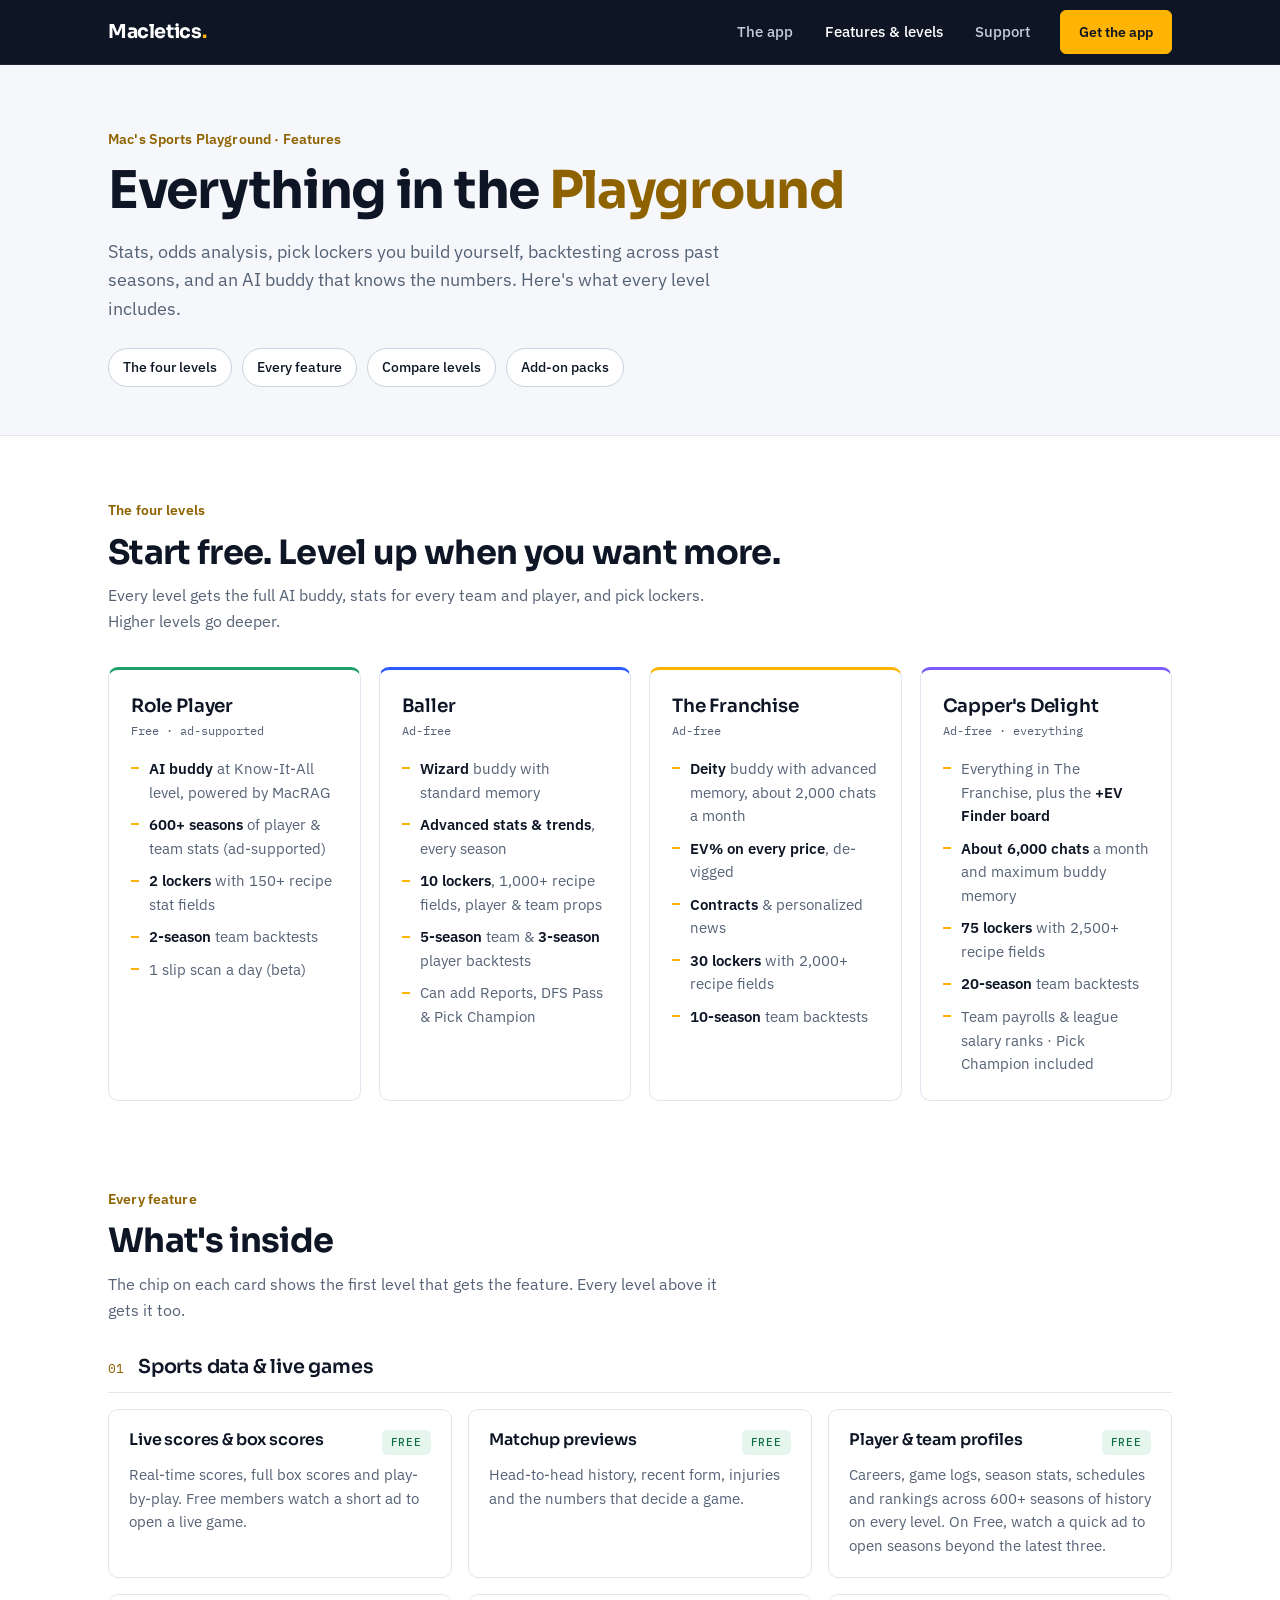
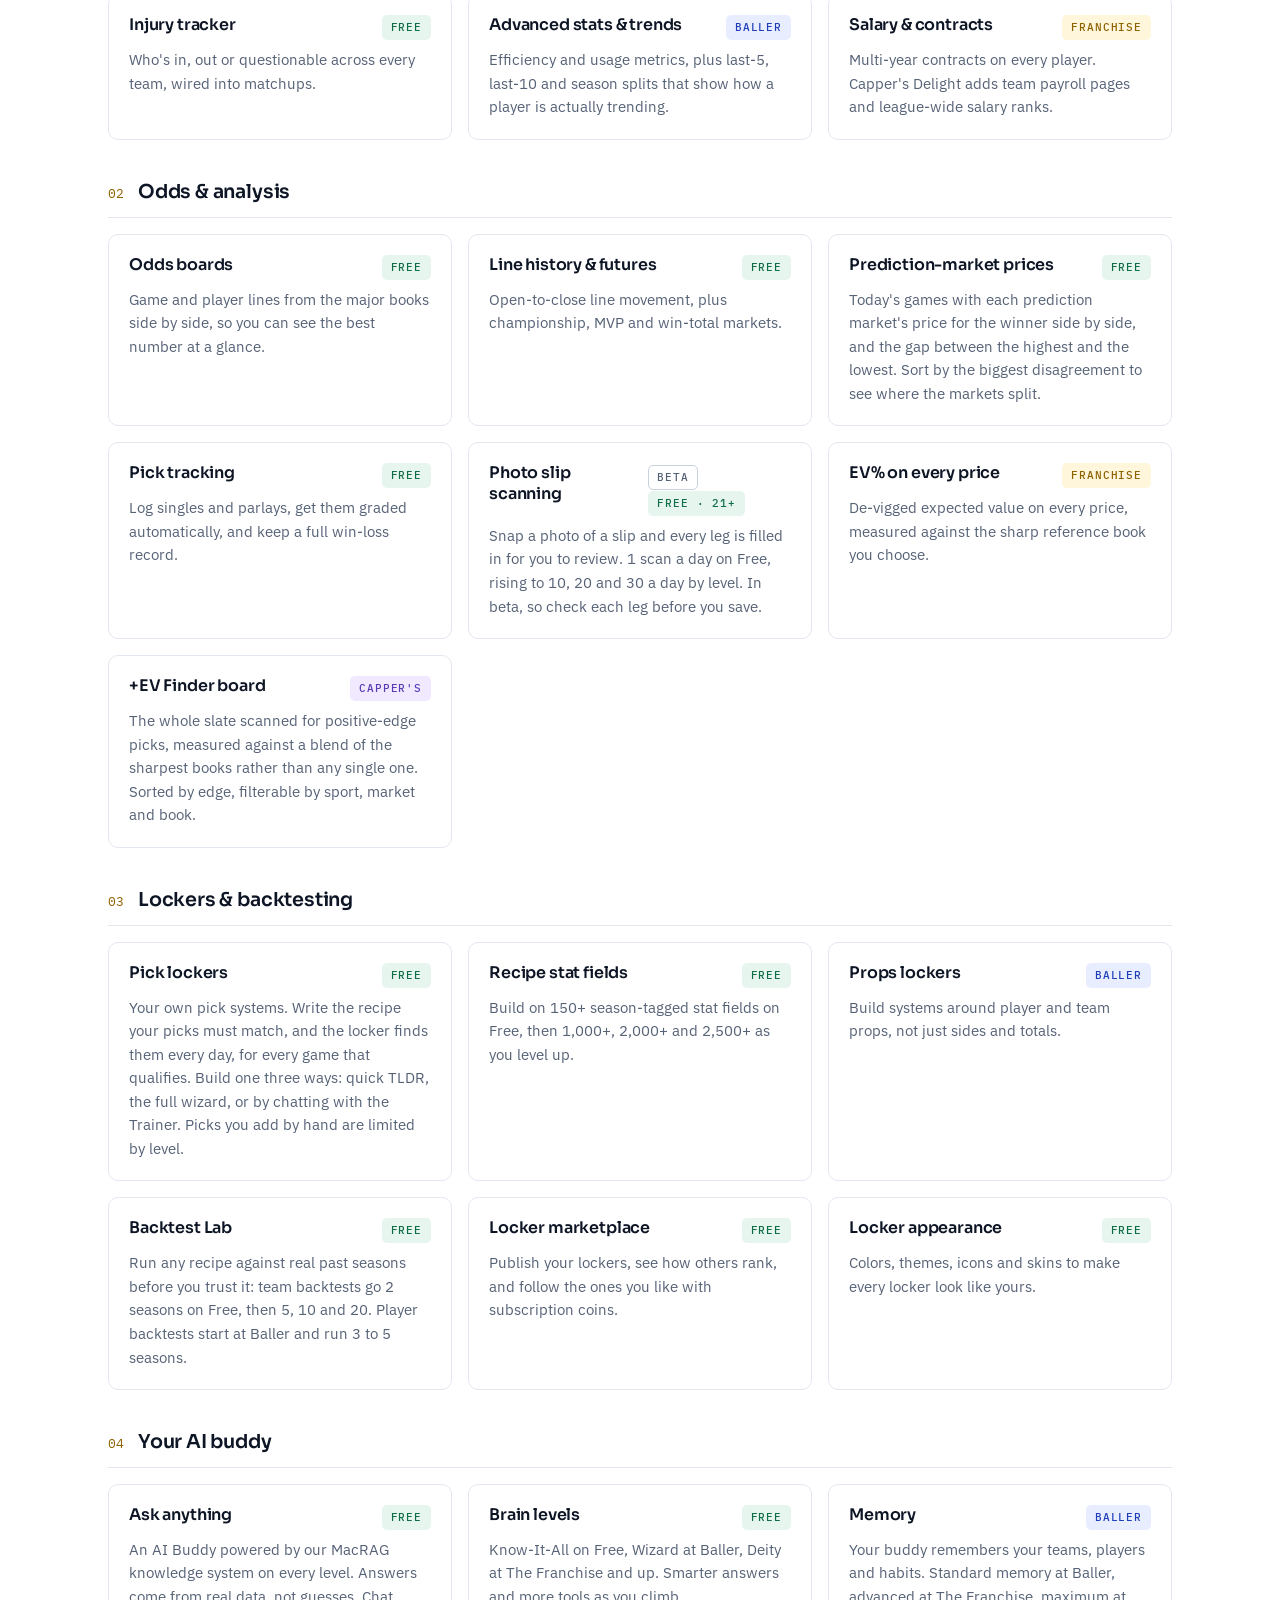
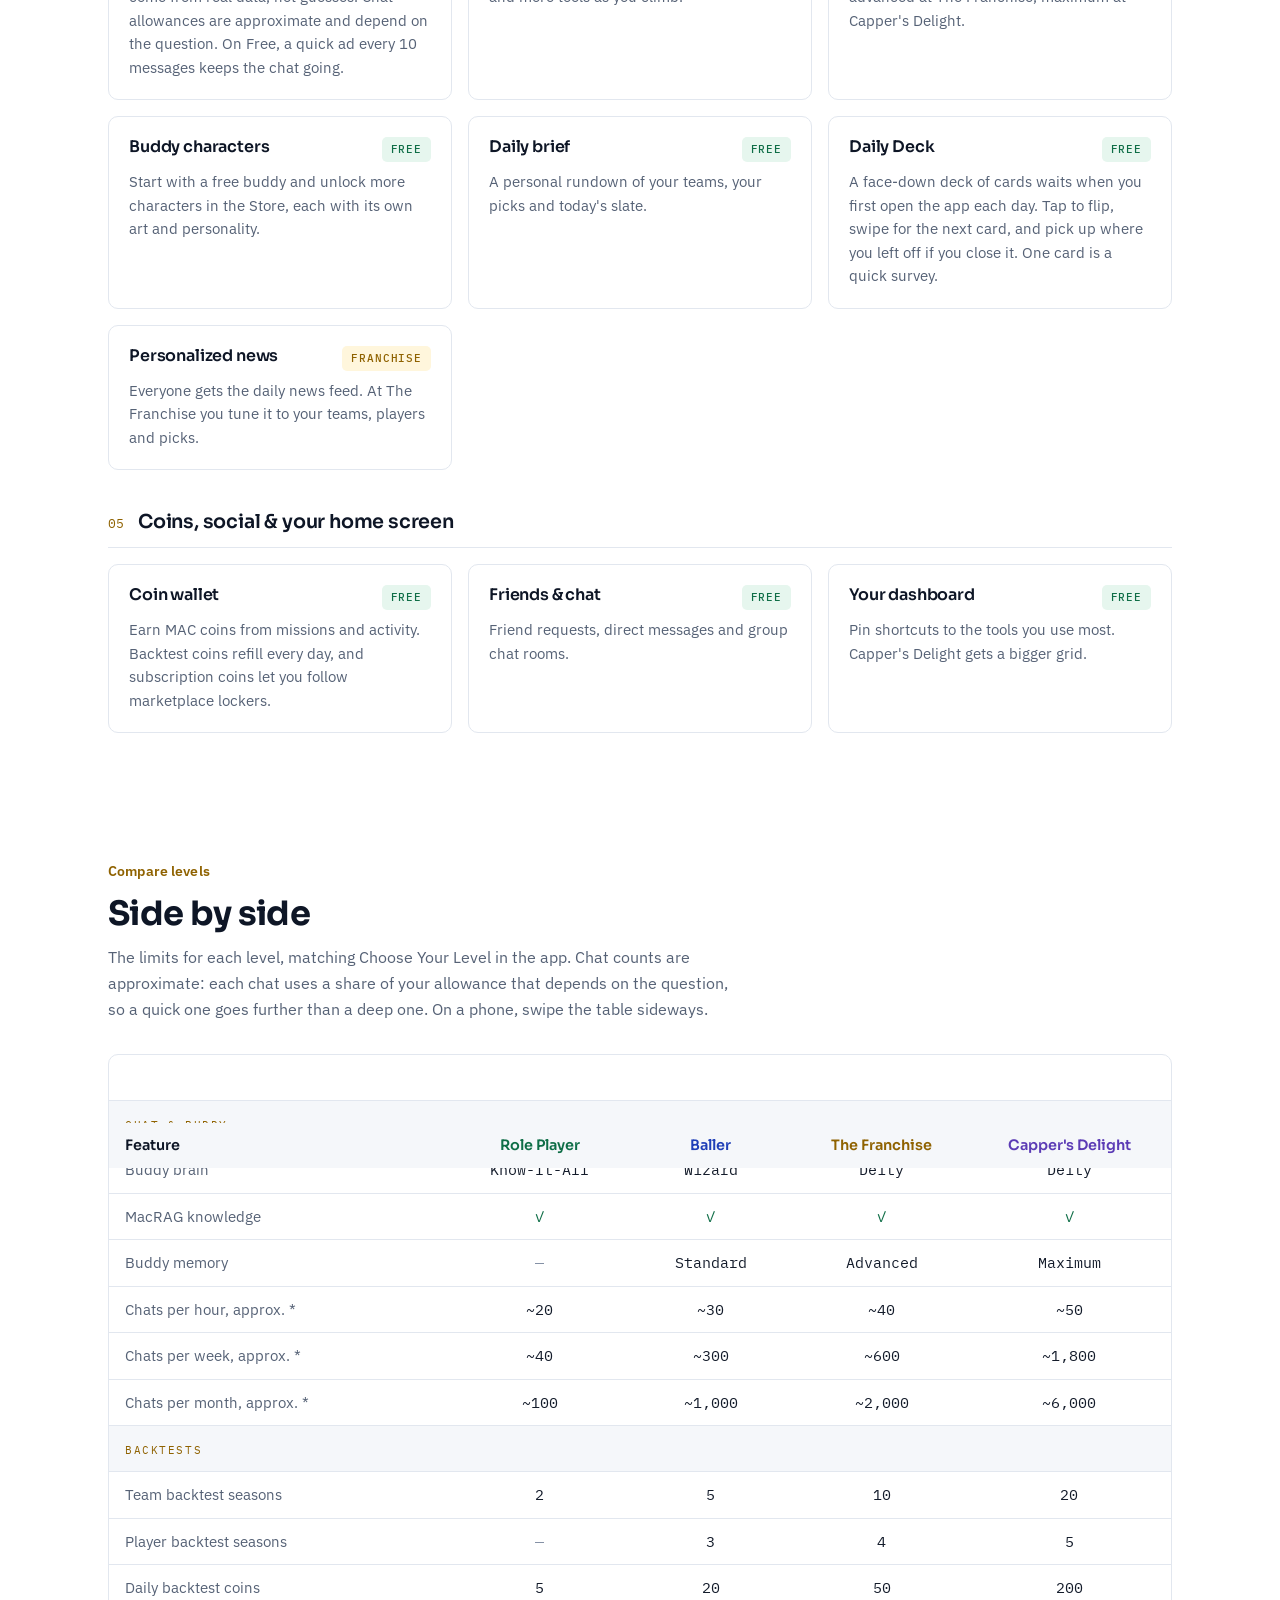
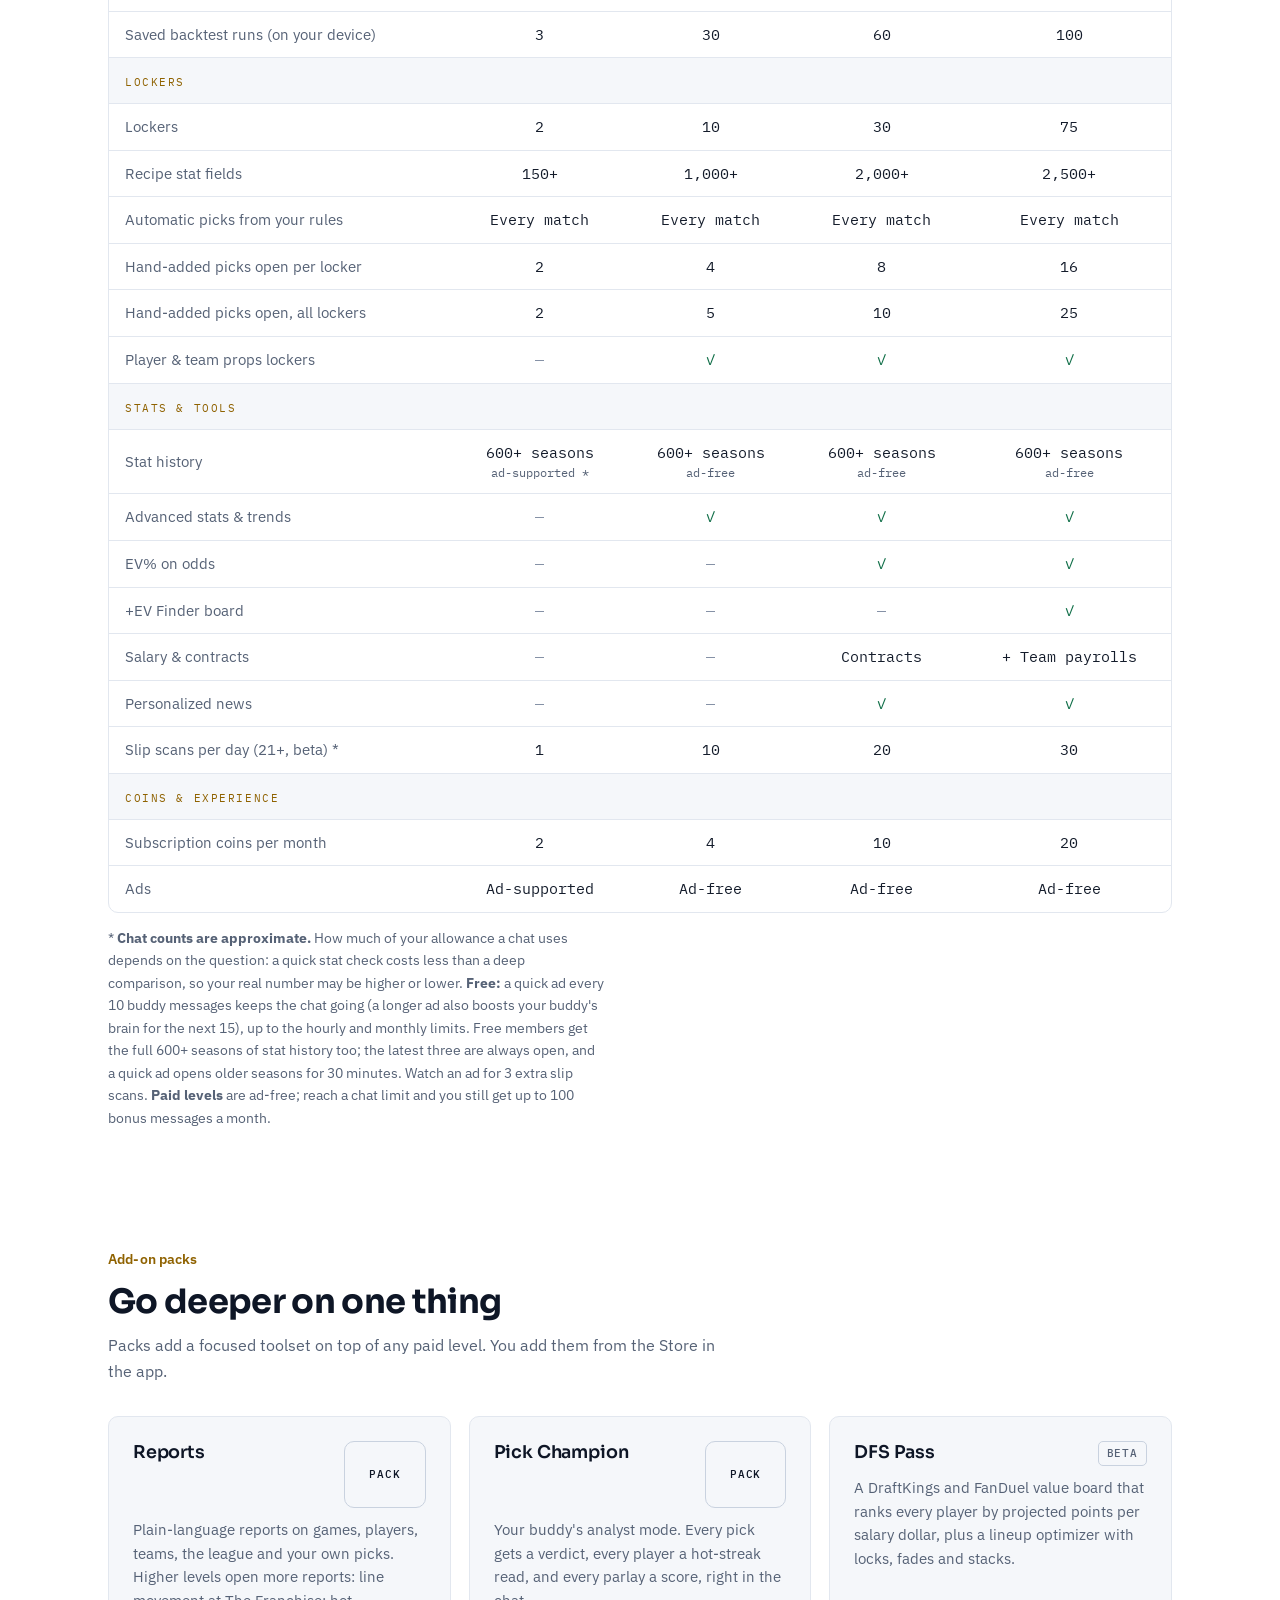
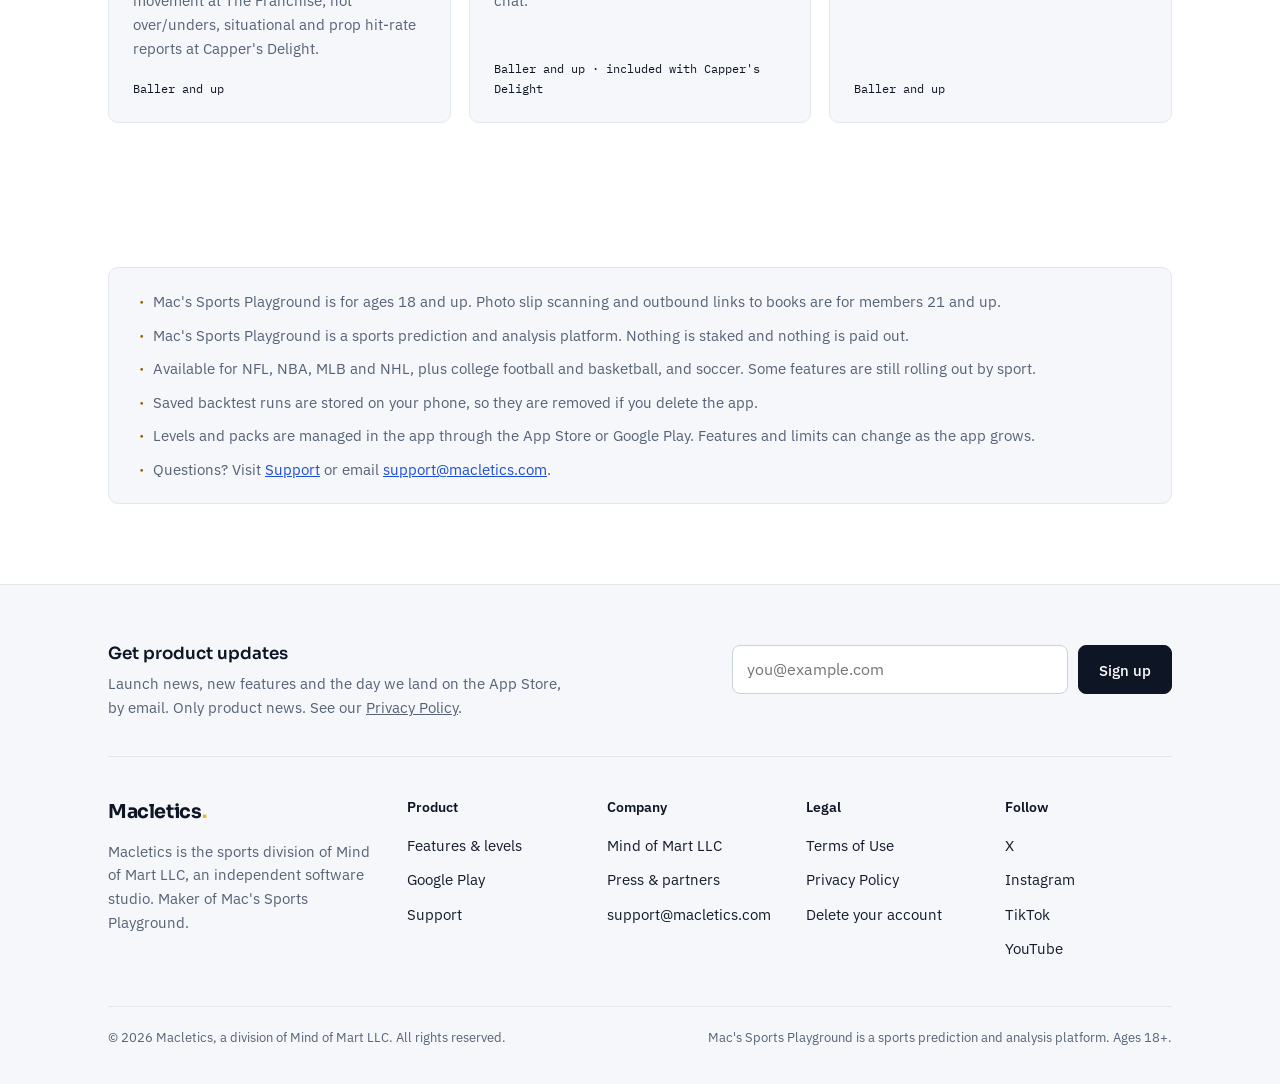
<file: playground/features/index.html>
<!DOCTYPE html>
<html lang="en">
<head>
<meta charset="UTF-8">
<meta name="viewport" content="width=device-width, initial-scale=1.0">
<title>Features — Mac's Sports Playground</title>
<meta name="description" content="Every feature in Mac's Sports Playground, level by level: stats, odds analysis, pick lockers, backtesting, your AI buddy, and add-on packs.">
<link rel="canonical" href="https://macletics.com/playground/features/">
<link rel="icon" href="/favicon.svg" type="image/svg+xml">
<link rel="preconnect" href="https://fonts.googleapis.com">
<link rel="preconnect" href="https://fonts.gstatic.com" crossorigin>
<link href="https://fonts.googleapis.com/css2?family=Sora:wght@500;600;700;800&family=IBM+Plex+Sans:wght@400;500&family=IBM+Plex+Mono:wght@400;500;600&display=swap" rel="stylesheet">
<!--
  FEATURES ONLY. This page is linked from the in-app paywall (MembershipScreen
  "See every feature in detail"), so it must never show prices or a way to buy
  outside the App Store / Google Play. Keep it that way.

  Source of truth for every number here: src/config/tierCapabilities.js in the
  app, checked against the server (coin_config.py / rate_limits.py).
  Last verified 2026-09-21.
-->
<link rel="stylesheet" href="/assets/site.css">
<style>
  /* Features page only. Shared chrome and tokens come from /assets/site.css. */
  .hero { background: var(--bg-soft); border-bottom: 1px solid var(--rule); padding: 64px 0 48px; }
  .hero h1 { margin-bottom: 18px; }
  .hero h1 .accent { color: var(--amber-deep); }
  .section-intro { color: var(--ink-soft); max-width: 62ch; margin: 10px 0 32px; font-size: 1.02rem; }
  section { padding: 64px 0 24px; }
  section#packs, section:last-of-type { padding-bottom: 80px; }
  .jump { display: flex; flex-wrap: wrap; gap: 10px; margin-top: 26px; }
  .jump a {
    font-size: .88rem; font-weight: 500; color: var(--navy); text-decoration: none;
    border: 1px solid var(--rule-strong); background: var(--bg); border-radius: 999px; padding: 7px 14px;
    transition: border-color .15s, color .15s;
  }
  .jump a:hover, .jump a:focus-visible { border-color: var(--navy); }

  /* Level chips */
  .chip {
    display: inline-block; font-family: "IBM Plex Mono", monospace;
    font-size: .66rem; font-weight: 500; letter-spacing: .08em; text-transform: uppercase;
    border-radius: 5px; padding: 3px 8px; white-space: nowrap; vertical-align: middle; border: 1px solid transparent;
  }
  .chip.free   { background: #E6F6EE; color: #0F6E47; }
  .chip.baller { background: #E8EEFF; color: #1F3FB8; }
  .chip.fran   { background: var(--amber-wash); color: var(--amber-deep); }
  .chip.capper { background: #F0E9FF; color: #5B3BB5; }
  .chip.pack   { background: var(--bg-soft); color: var(--navy); border-color: var(--rule-strong); }
  .chip.beta   { background: transparent; color: var(--ink-soft); border-color: var(--rule-strong); }

  /* Levels */
  .levels { display: grid; grid-template-columns: repeat(4, 1fr); gap: 18px; }
  .level {
    background: var(--bg); border: 1px solid var(--rule); border-radius: var(--radius);
    padding: 24px 22px; display: flex; flex-direction: column; gap: 14px; border-top-width: 3px;
  }
  .level.free   { border-top-color: #1E9E68; }
  .level.baller { border-top-color: #2E5BFF; }
  .level.fran   { border-top-color: var(--amber); }
  .level.capper { border-top-color: #7A5AF8; }
  .level h3 { font-size: 1.15rem; }
  .level .tag { font-family: "IBM Plex Mono", monospace; font-size: .74rem; color: var(--ink-soft); }
  .level ul { list-style: none; display: flex; flex-direction: column; gap: 9px; }
  .level li { font-size: .92rem; color: var(--ink-soft); padding-left: 18px; position: relative; }
  .level li::before { content: ""; position: absolute; left: 0; top: .7em; width: 8px; height: 2px; background: var(--amber); }
  .level li strong { color: var(--navy); font-weight: 600; }

  /* Feature groups */
  .group { margin-bottom: 40px; }
  .group-head { display: flex; align-items: baseline; gap: 14px; margin-bottom: 16px; border-bottom: 1px solid var(--rule); padding-bottom: 12px; }
  .group-head .num { font-family: "IBM Plex Mono", monospace; color: var(--amber-deep); font-size: .82rem; }
  .group-head h3 { font-size: 1.2rem; }
  .features { display: grid; grid-template-columns: repeat(3, 1fr); gap: 16px; }
  .feature {
    background: var(--bg); border: 1px solid var(--rule); border-radius: var(--radius);
    padding: 20px; display: flex; flex-direction: column; gap: 8px;
  }
  .feature .top { display: flex; justify-content: space-between; align-items: flex-start; gap: 10px; }
  .feature h3 { font-size: 1rem; }
  .feature p { color: var(--ink-soft); font-size: .92rem; }

  /* Compare table */
  .table-scroll { overflow-x: auto; border: 1px solid var(--rule); border-radius: var(--radius); background: var(--bg); -webkit-overflow-scrolling: touch; }
  table { width: 100%; border-collapse: collapse; min-width: 640px; font-size: .92rem; }
  caption { text-align: left; padding: 16px 18px 0; color: var(--ink-soft); font-size: .85rem; }
  th, td { padding: 11px 16px; text-align: center; border-bottom: 1px solid var(--rule); }
  th:first-child, td:first-child { text-align: left; }
  thead th { font-family: "Sora", sans-serif; font-weight: 600; font-size: .9rem; position: sticky; top: 68px; background: var(--bg-soft); color: var(--navy); }
  thead th.free   { color: #0F6E47; }
  thead th.baller { color: #1F3FB8; }
  thead th.fran   { color: var(--amber-deep); }
  thead th.capper { color: #5B3BB5; }
  tbody th { font-weight: 400; color: var(--ink-soft); text-align: left; }
  tbody tr.cat th {
    font-family: "IBM Plex Mono", monospace; font-size: .7rem; letter-spacing: .14em; text-transform: uppercase;
    color: var(--amber-deep); background: var(--bg-soft); padding-top: 16px;
  }
  td { font-family: "IBM Plex Mono", monospace; font-variant-numeric: tabular-nums; color: var(--ink); }
  td .cell-sub { display: block; font-size: .72rem; color: var(--ink-soft); white-space: nowrap; }
  td.yes { color: #0F6E47; }
  td.no  { color: var(--ink-faint); }
  tbody tr:last-child td, tbody tr:last-child th { border-bottom: 0; }

  /* Packs */
  .packs { display: grid; grid-template-columns: repeat(3, 1fr); gap: 18px; }
  .pack { background: var(--bg-soft); border: 1px solid var(--rule); border-radius: var(--radius); padding: 24px; display: flex; flex-direction: column; gap: 10px; }
  .pack p { color: var(--ink-soft); font-size: .93rem; }
  .pack .who { font-family: "IBM Plex Mono", monospace; font-size: .76rem; color: var(--navy); margin-top: auto; padding-top: 8px; }

  /* Notes */
  .notes { background: var(--bg-soft); border: 1px solid var(--rule); border-radius: var(--radius); padding: 22px 26px; }
  .notes ul { list-style: none; display: flex; flex-direction: column; gap: 10px; }
  .notes li { color: var(--ink-soft); font-size: .92rem; padding-left: 18px; position: relative; }
  .notes li::before { content: "·"; position: absolute; left: 4px; color: var(--amber-deep); font-weight: 700; }

  @media (max-width: 960px) { .levels { grid-template-columns: repeat(2, 1fr); } .features, .packs { grid-template-columns: repeat(2, 1fr); } }
  @media (max-width: 620px) { .levels, .features, .packs { grid-template-columns: 1fr; } .hero { padding-top: 40px; } }
</style>
</head>
<body>

<header class="site-header">
  <div class="wrap">
    <a class="brand" href="/" aria-label="Macletics home">
      <span class="wordmark">Macletics<span class="dot">.</span></span>
    </a>
    <button class="nav-toggle" type="button" aria-expanded="false" aria-controls="site-nav">Menu</button>
    <nav class="site-nav" id="site-nav" aria-label="Site">
      <a href="/app/">The app</a>
      <a href="/playground/features/" aria-current="page">Features &amp; levels</a>
      <a href="/support.html">Support</a>
      <a class="btn btn-amber" href="/app/">Get the app</a>
    </nav>
  </div>
</header>

<main>
  <section class="hero">
    <div class="wrap">
      <p class="eyebrow">Mac's Sports Playground · Features</p>
      <h1>Everything in the <span class="accent">Playground</span></h1>
      <p class="lede">
        Stats, odds analysis, pick lockers you build yourself, backtesting across
        past seasons, and an AI buddy that knows the numbers. Here's what every
        level includes.
      </p>
      <nav class="jump" aria-label="On this page">
        <a href="#levels">The four levels</a>
        <a href="#features">Every feature</a>
        <a href="#compare">Compare levels</a>
        <a href="#packs">Add-on packs</a>
      </nav>
    </div>
  </section>

  <!-- ============ LEVELS ============ -->
  <section id="levels">
    <div class="wrap">
      <p class="eyebrow">The four levels</p>
      <h2>Start free. Level up when you want more.</h2>
      <p class="section-intro">Every level gets the full AI buddy, stats for every team and player, and pick lockers. Higher levels go deeper.</p>

      <div class="levels">
        <article class="level free">
          <div>
            <h3>Role Player</h3>
            <span class="tag">Free · ad-supported</span>
          </div>
          <ul>
            <li><strong>AI buddy</strong> at Know-It-All level, powered by MacRAG</li>
            <li><strong>600+ seasons</strong> of player &amp; team stats (ad-supported)</li>
            <li><strong>2 lockers</strong> with 150+ recipe stat fields</li>
            <li><strong>2-season</strong> team backtests</li>
            <li>1 slip scan a day (beta)</li>
          </ul>
        </article>

        <article class="level baller">
          <div>
            <h3>Baller</h3>
            <span class="tag">Ad-free</span>
          </div>
          <ul>
            <li><strong>Wizard</strong> buddy with standard memory</li>
            <li><strong>Advanced stats &amp; trends</strong>, every season</li>
            <li><strong>10 lockers</strong>, 1,000+ recipe fields, player &amp; team props</li>
            <li><strong>5-season</strong> team &amp; <strong>3-season</strong> player backtests</li>
            <li>Can add Reports, DFS Pass &amp; Pick Champion</li>
          </ul>
        </article>

        <article class="level fran">
          <div>
            <h3>The Franchise</h3>
            <span class="tag">Ad-free</span>
          </div>
          <ul>
            <li><strong>Deity</strong> buddy with advanced memory, about 2,000 chats a month</li>
            <li><strong>EV% on every price</strong>, de-vigged</li>
            <li><strong>Contracts</strong> &amp; personalized news</li>
            <li><strong>30 lockers</strong> with 2,000+ recipe fields</li>
            <li><strong>10-season</strong> team backtests</li>
          </ul>
        </article>

        <article class="level capper">
          <div>
            <h3>Capper's Delight</h3>
            <span class="tag">Ad-free · everything</span>
          </div>
          <ul>
            <li>Everything in The Franchise, plus the <strong>+EV Finder board</strong></li>
            <li><strong>About 6,000 chats</strong> a month and maximum buddy memory</li>
            <li><strong>75 lockers</strong> with 2,500+ recipe fields</li>
            <li><strong>20-season</strong> team backtests</li>
            <li>Team payrolls &amp; league salary ranks · Pick Champion included</li>
          </ul>
        </article>
      </div>
    </div>
  </section>

  <!-- ============ FEATURES ============ -->
  <section id="features">
    <div class="wrap">
      <p class="eyebrow">Every feature</p>
      <h2>What's inside</h2>
      <p class="section-intro">The chip on each card shows the first level that gets the feature. Every level above it gets it too.</p>

      <div class="group">
        <div class="group-head"><span class="num">01</span><h3>Sports data &amp; live games</h3></div>
        <div class="features">
          <div class="feature">
            <div class="top"><h3>Live scores &amp; box scores</h3><span class="chip free">Free</span></div>
            <p>Real-time scores, full box scores and play-by-play. Free members watch a short ad to open a live game.</p>
          </div>
          <div class="feature">
            <div class="top"><h3>Matchup previews</h3><span class="chip free">Free</span></div>
            <p>Head-to-head history, recent form, injuries and the numbers that decide a game.</p>
          </div>
          <div class="feature">
            <div class="top"><h3>Player &amp; team profiles</h3><span class="chip free">Free</span></div>
            <p>Careers, game logs, season stats, schedules and rankings across 600+ seasons of history on every level. On Free, watch a quick ad to open seasons beyond the latest three.</p>
          </div>
          <div class="feature">
            <div class="top"><h3>Injury tracker</h3><span class="chip free">Free</span></div>
            <p>Who's in, out or questionable across every team, wired into matchups.</p>
          </div>
          <div class="feature">
            <div class="top"><h3>Advanced stats &amp; trends</h3><span class="chip baller">Baller</span></div>
            <p>Efficiency and usage metrics, plus last-5, last-10 and season splits that show how a player is actually trending.</p>
          </div>
          <div class="feature">
            <div class="top"><h3>Salary &amp; contracts</h3><span class="chip fran">Franchise</span></div>
            <p>Multi-year contracts on every player. Capper's Delight adds team payroll pages and league-wide salary ranks.</p>
          </div>
        </div>
      </div>

      <div class="group">
        <div class="group-head"><span class="num">02</span><h3>Odds &amp; analysis</h3></div>
        <div class="features">
          <div class="feature">
            <div class="top"><h3>Odds boards</h3><span class="chip free">Free</span></div>
            <p>Game and player lines from the major books side by side, so you can see the best number at a glance.</p>
          </div>
          <div class="feature">
            <div class="top"><h3>Line history &amp; futures</h3><span class="chip free">Free</span></div>
            <p>Open-to-close line movement, plus championship, MVP and win-total markets.</p>
          </div>
          <div class="feature">
            <div class="top"><h3>Prediction-market prices</h3><span class="chip free">Free</span></div>
            <p>Today's games with each prediction market's price for the winner side by side, and the gap between the highest and the lowest. Sort by the biggest disagreement to see where the markets split.</p>
          </div>
          <div class="feature">
            <div class="top"><h3>Pick tracking</h3><span class="chip free">Free</span></div>
            <p>Log singles and parlays, get them graded automatically, and keep a full win-loss record.</p>
          </div>
          <div class="feature">
            <div class="top"><h3>Photo slip scanning</h3><span><span class="chip beta">Beta</span> <span class="chip free">Free · 21+</span></span></div>
            <p>Snap a photo of a slip and every leg is filled in for you to review. 1 scan a day on Free, rising to 10, 20 and 30 a day by level. In beta, so check each leg before you save.</p>
          </div>
          <div class="feature">
            <div class="top"><h3>EV% on every price</h3><span class="chip fran">Franchise</span></div>
            <p>De-vigged expected value on every price, measured against the sharp reference book you choose.</p>
          </div>
          <div class="feature">
            <div class="top"><h3>+EV Finder board</h3><span class="chip capper">Capper's</span></div>
            <p>The whole slate scanned for positive-edge picks, measured against a blend of the sharpest books rather than any single one. Sorted by edge, filterable by sport, market and book.</p>
          </div>
        </div>
      </div>

      <div class="group">
        <div class="group-head"><span class="num">03</span><h3>Lockers &amp; backtesting</h3></div>
        <div class="features">
          <div class="feature">
            <div class="top"><h3>Pick lockers</h3><span class="chip free">Free</span></div>
            <p>Your own pick systems. Write the recipe your picks must match, and the locker finds them every day, for every game that qualifies. Build one three ways: quick TLDR, the full wizard, or by chatting with the Trainer. Picks you add by hand are limited by level.</p>
          </div>
          <div class="feature">
            <div class="top"><h3>Recipe stat fields</h3><span class="chip free">Free</span></div>
            <p>Build on 150+ season-tagged stat fields on Free, then 1,000+, 2,000+ and 2,500+ as you level up.</p>
          </div>
          <div class="feature">
            <div class="top"><h3>Props lockers</h3><span class="chip baller">Baller</span></div>
            <p>Build systems around player and team props, not just sides and totals.</p>
          </div>
          <div class="feature">
            <div class="top"><h3>Backtest Lab</h3><span class="chip free">Free</span></div>
            <p>Run any recipe against real past seasons before you trust it: team backtests go 2 seasons on Free, then 5, 10 and 20. Player backtests start at Baller and run 3 to 5 seasons.</p>
          </div>
          <div class="feature">
            <div class="top"><h3>Locker marketplace</h3><span class="chip free">Free</span></div>
            <p>Publish your lockers, see how others rank, and follow the ones you like with subscription coins.</p>
          </div>
          <div class="feature">
            <div class="top"><h3>Locker appearance</h3><span class="chip free">Free</span></div>
            <p>Colors, themes, icons and skins to make every locker look like yours.</p>
          </div>
        </div>
      </div>

      <div class="group">
        <div class="group-head"><span class="num">04</span><h3>Your AI buddy</h3></div>
        <div class="features">
          <div class="feature">
            <div class="top"><h3>Ask anything</h3><span class="chip free">Free</span></div>
            <p>An AI Buddy powered by our MacRAG knowledge system on every level. Answers come from real data, not guesses. Chat allowances are approximate and depend on the question. On Free, a quick ad every 10 messages keeps the chat going.</p>
          </div>
          <div class="feature">
            <div class="top"><h3>Brain levels</h3><span class="chip free">Free</span></div>
            <p>Know-It-All on Free, Wizard at Baller, Deity at The Franchise and up. Smarter answers and more tools as you climb.</p>
          </div>
          <div class="feature">
            <div class="top"><h3>Memory</h3><span class="chip baller">Baller</span></div>
            <p>Your buddy remembers your teams, players and habits. Standard memory at Baller, advanced at The Franchise, maximum at Capper's Delight.</p>
          </div>
          <div class="feature">
            <div class="top"><h3>Buddy characters</h3><span class="chip free">Free</span></div>
            <p>Start with a free buddy and unlock more characters in the Store, each with its own art and personality.</p>
          </div>
          <div class="feature">
            <div class="top"><h3>Daily brief</h3><span class="chip free">Free</span></div>
            <p>A personal rundown of your teams, your picks and today's slate.</p>
          </div>
          <div class="feature">
            <div class="top"><h3>Daily Deck</h3><span class="chip free">Free</span></div>
            <p>A face-down deck of cards waits when you first open the app each day. Tap to flip, swipe for the next card, and pick up where you left off if you close it. One card is a quick survey.</p>
          </div>
          <div class="feature">
            <div class="top"><h3>Personalized news</h3><span class="chip fran">Franchise</span></div>
            <p>Everyone gets the daily news feed. At The Franchise you tune it to your teams, players and picks.</p>
          </div>
        </div>
      </div>

      <div class="group">
        <div class="group-head"><span class="num">05</span><h3>Coins, social &amp; your home screen</h3></div>
        <div class="features">
          <div class="feature">
            <div class="top"><h3>Coin wallet</h3><span class="chip free">Free</span></div>
            <p>Earn MAC coins from missions and activity. Backtest coins refill every day, and subscription coins let you follow marketplace lockers.</p>
          </div>
          <div class="feature">
            <div class="top"><h3>Friends &amp; chat</h3><span class="chip free">Free</span></div>
            <p>Friend requests, direct messages and group chat rooms.</p>
          </div>
          <div class="feature">
            <div class="top"><h3>Your dashboard</h3><span class="chip free">Free</span></div>
            <p>Pin shortcuts to the tools you use most. Capper's Delight gets a bigger grid.</p>
          </div>
        </div>
      </div>
    </div>
  </section>

  <!-- ============ COMPARE ============ -->
  <section id="compare">
    <div class="wrap">
      <p class="eyebrow">Compare levels</p>
      <h2>Side by side</h2>
      <p class="section-intro">The limits for each level, matching Choose Your Level in the app. Chat counts are approximate: each chat uses a share of your allowance that depends on the question, so a quick one goes further than a deep one. On a phone, swipe the table sideways.</p>

      <div class="table-scroll" role="region" aria-label="Level comparison table" tabindex="0">
        <table>
          <thead>
            <tr>
              <th scope="col">Feature</th>
              <th scope="col" class="free">Role Player</th>
              <th scope="col" class="baller">Baller</th>
              <th scope="col" class="fran">The Franchise</th>
              <th scope="col" class="capper">Capper's Delight</th>
            </tr>
          </thead>
          <tbody>
            <tr class="cat"><th colspan="5" scope="colgroup">Chat &amp; buddy</th></tr>
            <tr><th scope="row">Buddy brain</th><td>Know-It-All</td><td>Wizard</td><td>Deity</td><td>Deity</td></tr>
            <tr><th scope="row">MacRAG knowledge</th><td class="yes">✓</td><td class="yes">✓</td><td class="yes">✓</td><td class="yes">✓</td></tr>
            <tr><th scope="row">Buddy memory</th><td class="no">—</td><td>Standard</td><td>Advanced</td><td>Maximum</td></tr>
            <tr><th scope="row">Chats per hour, approx. *</th><td>~20</td><td>~30</td><td>~40</td><td>~50</td></tr>
            <tr><th scope="row">Chats per week, approx. *</th><td>~40</td><td>~300</td><td>~600</td><td>~1,800</td></tr>
            <tr><th scope="row">Chats per month, approx. *</th><td>~100</td><td>~1,000</td><td>~2,000</td><td>~6,000</td></tr>

            <tr class="cat"><th colspan="5" scope="colgroup">Backtests</th></tr>
            <tr><th scope="row">Team backtest seasons</th><td>2</td><td>5</td><td>10</td><td>20</td></tr>
            <tr><th scope="row">Player backtest seasons</th><td class="no">—</td><td>3</td><td>4</td><td>5</td></tr>
            <tr><th scope="row">Daily backtest coins</th><td>5</td><td>20</td><td>50</td><td>200</td></tr>
            <tr><th scope="row">Saved backtest runs (on your device)</th><td>3</td><td>30</td><td>60</td><td>100</td></tr>

            <tr class="cat"><th colspan="5" scope="colgroup">Lockers</th></tr>
            <tr><th scope="row">Lockers</th><td>2</td><td>10</td><td>30</td><td>75</td></tr>
            <tr><th scope="row">Recipe stat fields</th><td>150+</td><td>1,000+</td><td>2,000+</td><td>2,500+</td></tr>
            <tr><th scope="row">Automatic picks from your rules</th><td>Every match</td><td>Every match</td><td>Every match</td><td>Every match</td></tr>
            <tr><th scope="row">Hand-added picks open per locker</th><td>2</td><td>4</td><td>8</td><td>16</td></tr>
            <tr><th scope="row">Hand-added picks open, all lockers</th><td>2</td><td>5</td><td>10</td><td>25</td></tr>
            <tr><th scope="row">Player &amp; team props lockers</th><td class="no">—</td><td class="yes">✓</td><td class="yes">✓</td><td class="yes">✓</td></tr>

            <tr class="cat"><th colspan="5" scope="colgroup">Stats &amp; tools</th></tr>
            <tr><th scope="row">Stat history</th><td>600+ seasons<span class="cell-sub">ad-supported *</span></td><td>600+ seasons<span class="cell-sub">ad-free</span></td><td>600+ seasons<span class="cell-sub">ad-free</span></td><td>600+ seasons<span class="cell-sub">ad-free</span></td></tr>
            <tr><th scope="row">Advanced stats &amp; trends</th><td class="no">—</td><td class="yes">✓</td><td class="yes">✓</td><td class="yes">✓</td></tr>
            <tr><th scope="row">EV% on odds</th><td class="no">—</td><td class="no">—</td><td class="yes">✓</td><td class="yes">✓</td></tr>
            <tr><th scope="row">+EV Finder board</th><td class="no">—</td><td class="no">—</td><td class="no">—</td><td class="yes">✓</td></tr>
            <tr><th scope="row">Salary &amp; contracts</th><td class="no">—</td><td class="no">—</td><td>Contracts</td><td>+ Team payrolls</td></tr>
            <tr><th scope="row">Personalized news</th><td class="no">—</td><td class="no">—</td><td class="yes">✓</td><td class="yes">✓</td></tr>
            <tr><th scope="row">Slip scans per day (21+, beta) *</th><td>1</td><td>10</td><td>20</td><td>30</td></tr>

            <tr class="cat"><th colspan="5" scope="colgroup">Coins &amp; experience</th></tr>
            <tr><th scope="row">Subscription coins per month</th><td>2</td><td>4</td><td>10</td><td>20</td></tr>
            <tr><th scope="row">Ads</th><td>Ad-supported</td><td>Ad-free</td><td>Ad-free</td><td>Ad-free</td></tr>
          </tbody>
        </table>
      </div>
      <p class="section-intro" style="margin-top:14px;font-size:.88rem">* <strong>Chat counts are approximate.</strong> How much of your allowance a chat uses depends on the question: a quick stat check costs less than a deep comparison, so your real number may be higher or lower. <strong>Free:</strong> a quick ad every 10 buddy messages keeps the chat going (a longer ad also boosts your buddy's brain for the next 15), up to the hourly and monthly limits. Free members get the full 600+ seasons of stat history too; the latest three are always open, and a quick ad opens older seasons for 30 minutes. Watch an ad for 3 extra slip scans. <strong>Paid levels</strong> are ad-free; reach a chat limit and you still get up to 100 bonus messages a month.</p>
    </div>
  </section>

  <!-- ============ PACKS ============ -->
  <section id="packs">
    <div class="wrap">
      <p class="eyebrow">Add-on packs</p>
      <h2>Go deeper on one thing</h2>
      <p class="section-intro">Packs add a focused toolset on top of any paid level. You add them from the Store in the app.</p>

      <div class="packs">
        <article class="pack">
          <div class="top" style="display:flex;justify-content:space-between;gap:10px;align-items:flex-start">
            <h3>Reports</h3><span class="chip pack">Pack</span>
          </div>
          <p>Plain-language reports on games, players, teams, the league and your own picks. Higher levels open more reports: line movement at The Franchise; hot over/unders, situational and prop hit-rate reports at Capper's Delight.</p>
          <p class="who">Baller and up</p>
        </article>

        <article class="pack">
          <div class="top" style="display:flex;justify-content:space-between;gap:10px;align-items:flex-start">
            <h3>Pick Champion</h3><span class="chip pack">Pack</span>
          </div>
          <p>Your buddy's analyst mode. Every pick gets a verdict, every player a hot-streak read, and every parlay a score, right in the chat.</p>
          <p class="who">Baller and up · included with Capper's Delight</p>
        </article>

        <article class="pack">
          <div class="top" style="display:flex;justify-content:space-between;gap:10px;align-items:flex-start">
            <h3>DFS Pass</h3><span class="chip beta">Beta</span>
          </div>
          <p>A DraftKings and FanDuel value board that ranks every player by projected points per salary dollar, plus a lineup optimizer with locks, fades and stacks.</p>
          <p class="who">Baller and up</p>
        </article>
      </div>
    </div>
  </section>

  <!-- ============ NOTES ============ -->
  <section id="notes">
    <div class="wrap">
      <div class="notes">
        <ul>
          <li>Mac's Sports Playground is for ages 18 and up. Photo slip scanning and outbound links to books are for members 21 and up.</li>
          <li>Mac's Sports Playground is a sports prediction and analysis platform. Nothing is staked and nothing is paid out.</li>
          <li>Available for NFL, NBA, MLB and NHL, plus college football and basketball, and soccer. Some features are still rolling out by sport.</li>
          <li>Saved backtest runs are stored on your phone, so they are removed if you delete the app.</li>
          <li>Levels and packs are managed in the app through the App Store or Google Play. Features and limits can change as the app grows.</li>
          <li>Questions? Visit <a href="/support.html">Support</a> or email <a href="mailto:support@macletics.com">support@macletics.com</a>.</li>
        </ul>
      </div>
    </div>
  </section>
</main>

<footer class="site-footer">
  <div class="wrap">
    <div class="footer-signup">
      <div>
        <strong>Get product updates</strong>
        <p>Launch news, new features and the day we land on the App Store, by email. Only product news. See our <a href="/privacy">Privacy Policy</a>.</p>
      </div>
      <form class="signup-inline" data-signup-form data-interest="updates" data-source="macletics-footer" novalidate>
        <div class="signup-row">
          <input type="email" name="email" autocomplete="email" inputmode="email" placeholder="you@example.com" aria-label="Email address" required>
          <button type="submit" class="btn btn-primary">Sign up</button>
        </div>
        <input type="text" name="company" tabindex="-1" autocomplete="off" class="signup-trap" aria-hidden="true">
        <p class="signup-status" role="status" aria-live="polite"></p>
      </form>
    </div>
    <div class="cols">
      <div class="about">
        <a class="brand" href="/"><span class="wordmark">Macletics<span class="dot">.</span></span></a>
        <p>Macletics is the sports division of Mind of Mart LLC, an independent software studio. Maker of Mac's Sports Playground.</p>
      </div>
      <div>
        <h4>Product</h4>
        <ul>
          <li><a href="/playground/features/">Features &amp; levels</a></li>
          <li><a href="https://play.google.com/store/apps/details?id=com.macletics.sportsbuddy" rel="noopener">Google Play</a></li>
          <li><a href="/support.html">Support</a></li>
        </ul>
      </div>
      <div>
        <h4>Company</h4>
        <ul>
          <li><a href="https://mindofmart.com/">Mind of Mart LLC</a></li>
          <li><a href="https://mindofmart.com/press/">Press &amp; partners</a></li>
          <li><a href="mailto:support@macletics.com">support@macletics.com</a></li>
        </ul>
      </div>
      <div>
        <h4>Legal</h4>
        <ul>
          <li><a href="/terms">Terms of Use</a></li>
          <li><a href="/privacy">Privacy Policy</a></li>
          <li><a href="/delete-account.html">Delete your account</a></li>
        </ul>
      </div>
      <div>
        <h4>Follow</h4>
        <ul>
          <li><a href="https://x.com/MacSportsPlay" rel="noopener">X</a></li>
          <li><a href="https://instagram.com/macssportsplayground" rel="noopener">Instagram</a></li>
          <li><a href="https://tiktok.com/@macssportsplayground" rel="noopener">TikTok</a></li>
          <li><a href="https://www.youtube.com/@MacsSportsPlayground" rel="noopener">YouTube</a></li>
        </ul>
      </div>
    </div>
    <div class="base">
      <span>© 2026 Macletics, a division of Mind of Mart LLC. All rights reserved.</span>
      <span>Mac's Sports Playground is a sports prediction and analysis platform. Ages 18+.</span>
    </div>
  </div>
</footer>

<script>
  (function () {
    var t = document.querySelector('.nav-toggle'), n = document.getElementById('site-nav');
    if (!t || !n) return;
    t.addEventListener('click', function () {
      var open = n.classList.toggle('open');
      t.setAttribute('aria-expanded', open ? 'true' : 'false');
    });
  })();
</script>

<script src="/assets/signup.js" defer></script>
</body>
</html>
</file>
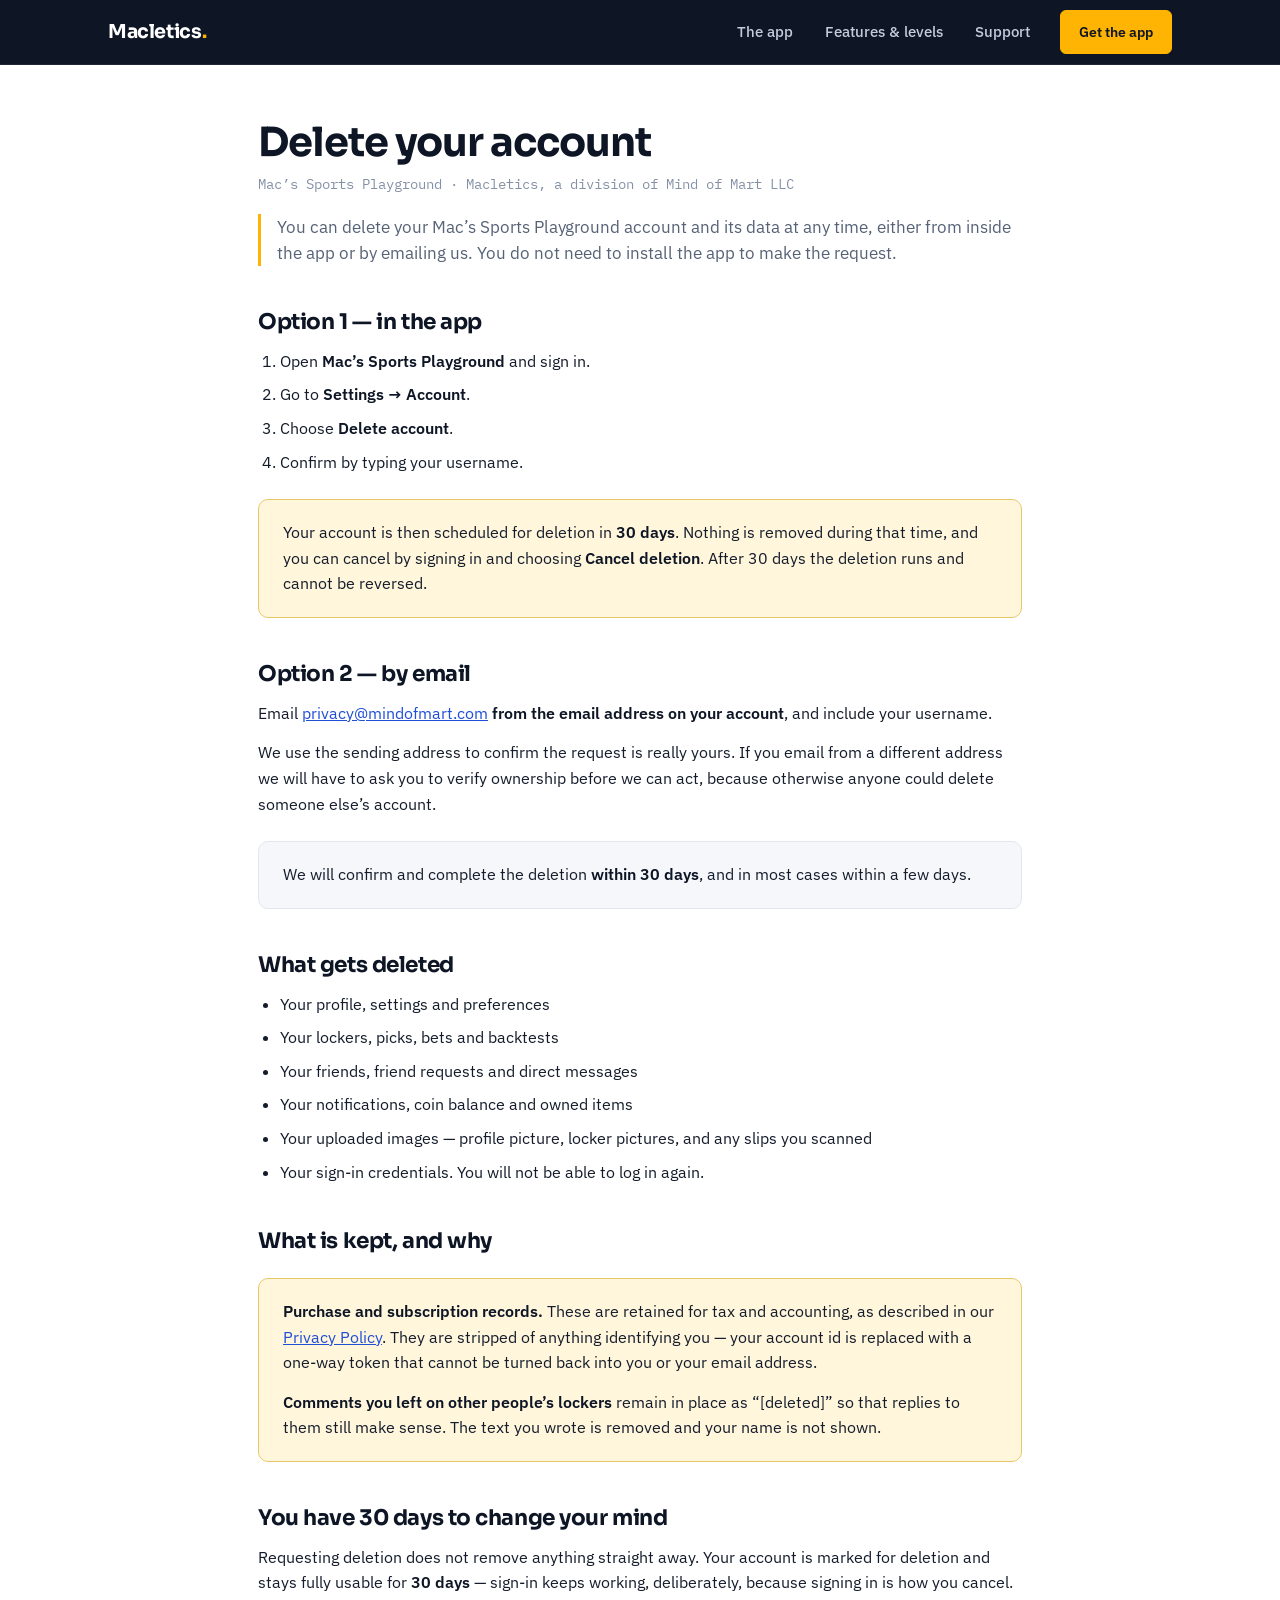
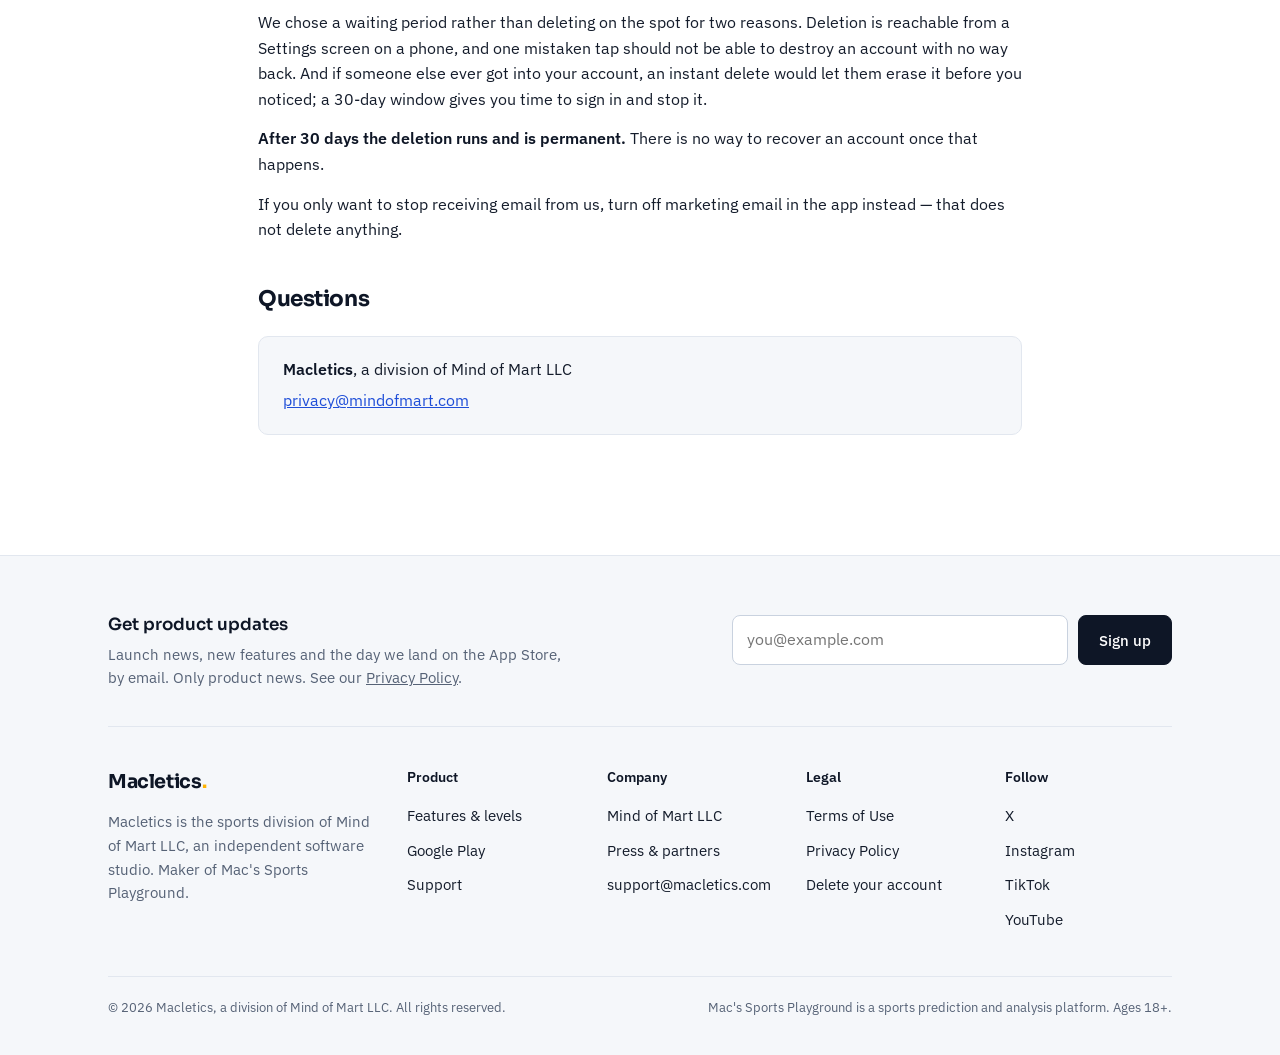
<file: delete-account.html>
<!DOCTYPE html>
<html lang="en">
<head>
<meta charset="UTF-8">
<meta name="viewport" content="width=device-width, initial-scale=1.0">
<title>Delete your account</title>
<meta name="description" content="How to delete your Mac's Sports Playground account and what happens to your data.">
<link rel="icon" href="/favicon.svg" type="image/svg+xml">
<link rel="canonical" href="https://macletics.com/delete-account.html">
<link rel="preconnect" href="https://fonts.googleapis.com">
<link rel="preconnect" href="https://fonts.gstatic.com" crossorigin>
<link href="https://fonts.googleapis.com/css2?family=Sora:wght@500;600;700;800&family=IBM+Plex+Sans:wght@400;500&family=IBM+Plex+Mono:wght@400;500;600&display=swap" rel="stylesheet">
<link rel="stylesheet" href="/assets/site.css">
</head>
<body>
<header class="site-header">
  <div class="wrap">
    <a class="brand" href="/" aria-label="Macletics home">
      <span class="wordmark">Macletics<span class="dot">.</span></span>
    </a>
    <button class="nav-toggle" type="button" aria-expanded="false" aria-controls="site-nav">Menu</button>
    <nav class="site-nav" id="site-nav" aria-label="Site">
      <a href="/app/">The app</a>
      <a href="/playground/features/">Features &amp; levels</a>
      <a href="/support.html">Support</a>
      <a class="btn btn-amber" href="/app/">Get the app</a>
    </nav>
  </div>
</header>

<main class="doc">
  <div class="wrap-narrow">
    <h1>Delete your account</h1>
    <div class="updated">Mac&rsquo;s Sports Playground &middot; Macletics, a division of Mind of Mart LLC</div>

    <p class="lede">You can delete your Mac&rsquo;s Sports Playground account and its data at any
    time, either from inside the app or by emailing us. You do not need to install the app to
    make the request.</p>

    <h2 id="inapp">Option 1 &mdash; in the app</h2>
    <ol style="margin:0 0 16px 22px">
      <li>Open <strong>Mac&rsquo;s Sports Playground</strong> and sign in.</li>
      <li>Go to <strong>Settings &rarr; Account</strong>.</li>
      <li>Choose <strong>Delete account</strong>.</li>
      <li>Confirm by typing your username.</li>
    </ol>
    <div class="box accent">
      <p style="margin-bottom:0">Your account is then scheduled for deletion in
      <strong>30 days</strong>. Nothing is removed during that time, and you can
      cancel by signing in and choosing <strong>Cancel deletion</strong>. After 30
      days the deletion runs and cannot be reversed.</p>
    </div>

    <h2 id="email">Option 2 &mdash; by email</h2>
    <p>Email <a href="mailto:privacy@mindofmart.com?subject=Account%20deletion%20request">privacy@mindofmart.com</a>
    <strong>from the email address on your account</strong>, and include your username.</p>
    <p>We use the sending address to confirm the request is really yours. If you email from a
    different address we will have to ask you to verify ownership before we can act, because
    otherwise anyone could delete someone else&rsquo;s account.</p>
    <div class="box">
      <p style="margin-bottom:0">We will confirm and complete the deletion <strong>within 30
      days</strong>, and in most cases within a few days.</p>
    </div>

    <h2 id="what">What gets deleted</h2>
    <ul>
      <li>Your profile, settings and preferences</li>
      <li>Your lockers, picks, bets and backtests</li>
      <li>Your friends, friend requests and direct messages</li>
      <li>Your notifications, coin balance and owned items</li>
      <li>Your uploaded images &mdash; profile picture, locker pictures, and any slips you
      scanned</li>
      <li>Your sign-in credentials. You will not be able to log in again.</li>
    </ul>

    <h2 id="kept">What is kept, and why</h2>
    <div class="box accent">
      <p><strong>Purchase and subscription records.</strong> These are retained for tax and
      accounting, as described in our <a href="/privacy.html">Privacy Policy</a>. They are
      stripped of anything identifying you &mdash; your account id is replaced with a one-way
      token that cannot be turned back into you or your email address.</p>
      <p style="margin-bottom:0"><strong>Comments you left on other people&rsquo;s lockers</strong>
      remain in place as &ldquo;[deleted]&rdquo; so that replies to them still make sense. The
      text you wrote is removed and your name is not shown.</p>
    </div>

    <h2 id="warning">You have 30 days to change your mind</h2>
    <p>Requesting deletion does not remove anything straight away. Your account is marked for
    deletion and stays fully usable for <strong>30 days</strong> &mdash; sign-in keeps working,
    deliberately, because signing in is how you cancel.</p>
    <p>We chose a waiting period rather than deleting on the spot for two reasons. Deletion is
    reachable from a Settings screen on a phone, and one mistaken tap should not be able to
    destroy an account with no way back. And if someone else ever got into your account, an
    instant delete would let them erase it before you noticed; a 30-day window gives you time to
    sign in and stop it.</p>
    <p><strong>After 30 days the deletion runs and is permanent.</strong> There is no way to
    recover an account once that happens.</p>
    <p>If you only want to stop receiving email from us, turn off marketing email in the app
    instead &mdash; that does not delete anything.</p>

    <h2 id="contact">Questions</h2>
    <div class="box">
      <p style="margin-bottom:6px"><strong>Macletics</strong>, a division of Mind of Mart LLC</p>
      <p style="margin-bottom:0"><a href="mailto:privacy@mindofmart.com">privacy@mindofmart.com</a></p>
    </div>
  </div>
</main>

<footer class="site-footer">
  <div class="wrap">
    <div class="footer-signup">
      <div>
        <strong>Get product updates</strong>
        <p>Launch news, new features and the day we land on the App Store, by email. Only product news. See our <a href="/privacy">Privacy Policy</a>.</p>
      </div>
      <form class="signup-inline" data-signup-form data-interest="updates" data-source="macletics-footer" novalidate>
        <div class="signup-row">
          <input type="email" name="email" autocomplete="email" inputmode="email" placeholder="you@example.com" aria-label="Email address" required>
          <button type="submit" class="btn btn-primary">Sign up</button>
        </div>
        <input type="text" name="company" tabindex="-1" autocomplete="off" class="signup-trap" aria-hidden="true">
        <p class="signup-status" role="status" aria-live="polite"></p>
      </form>
    </div>
    <div class="cols">
      <div class="about">
        <a class="brand" href="/"><span class="wordmark">Macletics<span class="dot">.</span></span></a>
        <p>Macletics is the sports division of Mind of Mart LLC, an independent software studio. Maker of Mac's Sports Playground.</p>
      </div>
      <div>
        <h4>Product</h4>
        <ul>
          <li><a href="/playground/features/">Features &amp; levels</a></li>
          <li><a href="https://play.google.com/store/apps/details?id=com.macletics.sportsbuddy" rel="noopener">Google Play</a></li>
          <li><a href="/support.html">Support</a></li>
        </ul>
      </div>
      <div>
        <h4>Company</h4>
        <ul>
          <li><a href="https://mindofmart.com/">Mind of Mart LLC</a></li>
          <li><a href="https://mindofmart.com/press/">Press &amp; partners</a></li>
          <li><a href="mailto:support@macletics.com">support@macletics.com</a></li>
        </ul>
      </div>
      <div>
        <h4>Legal</h4>
        <ul>
          <li><a href="/terms">Terms of Use</a></li>
          <li><a href="/privacy">Privacy Policy</a></li>
          <li><a href="/delete-account.html">Delete your account</a></li>
        </ul>
      </div>
      <div>
        <h4>Follow</h4>
        <ul>
          <li><a href="https://x.com/MacSportsPlay" rel="noopener">X</a></li>
          <li><a href="https://instagram.com/macssportsplayground" rel="noopener">Instagram</a></li>
          <li><a href="https://tiktok.com/@macssportsplayground" rel="noopener">TikTok</a></li>
          <li><a href="https://www.youtube.com/@MacsSportsPlayground" rel="noopener">YouTube</a></li>
        </ul>
      </div>
    </div>
    <div class="base">
      <span>© 2026 Macletics, a division of Mind of Mart LLC. All rights reserved.</span>
      <span>Mac's Sports Playground is a sports prediction and analysis platform. Ages 18+.</span>
    </div>
  </div>
</footer>

<script>
  (function () {
    var t = document.querySelector('.nav-toggle'), n = document.getElementById('site-nav');
    if (!t || !n) return;
    t.addEventListener('click', function () {
      var open = n.classList.toggle('open');
      t.setAttribute('aria-expanded', open ? 'true' : 'false');
    });
  })();
</script>
<script src="/assets/signup.js" defer></script>
</body>
</html>
</file>
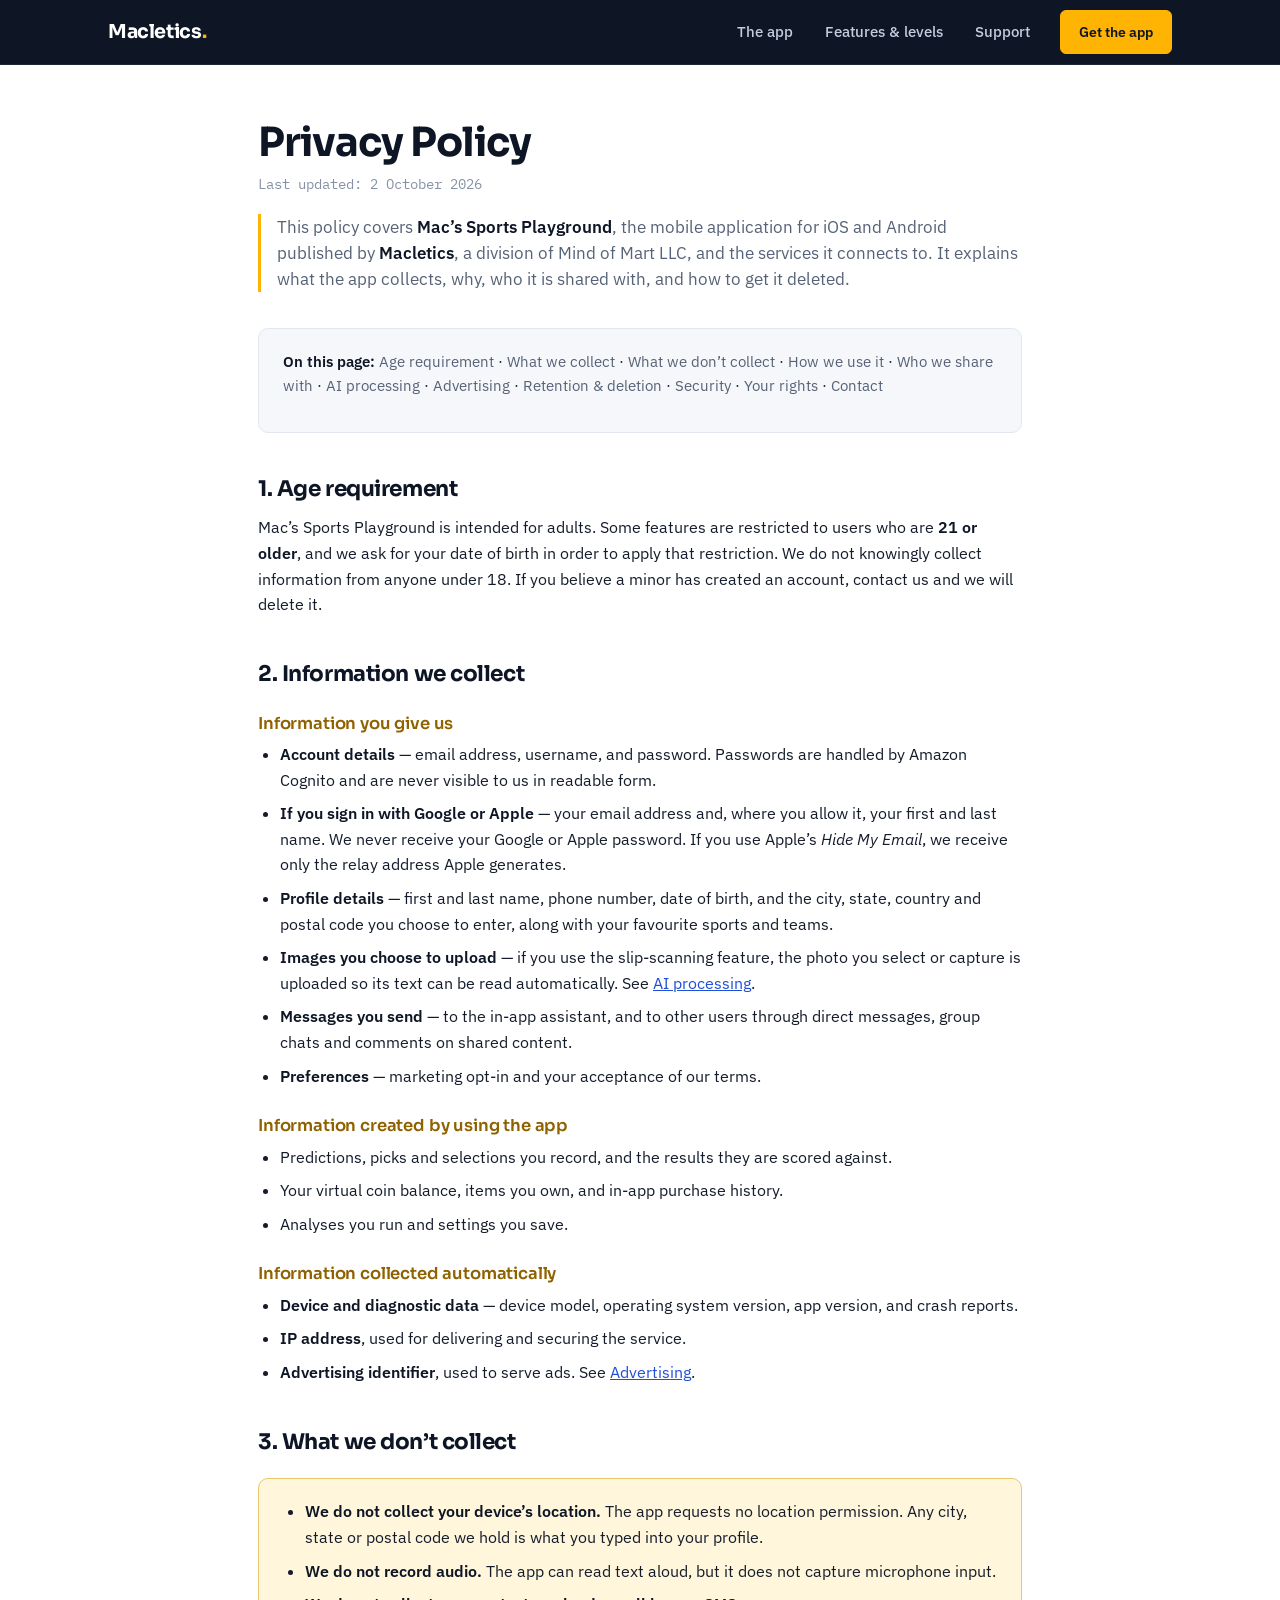
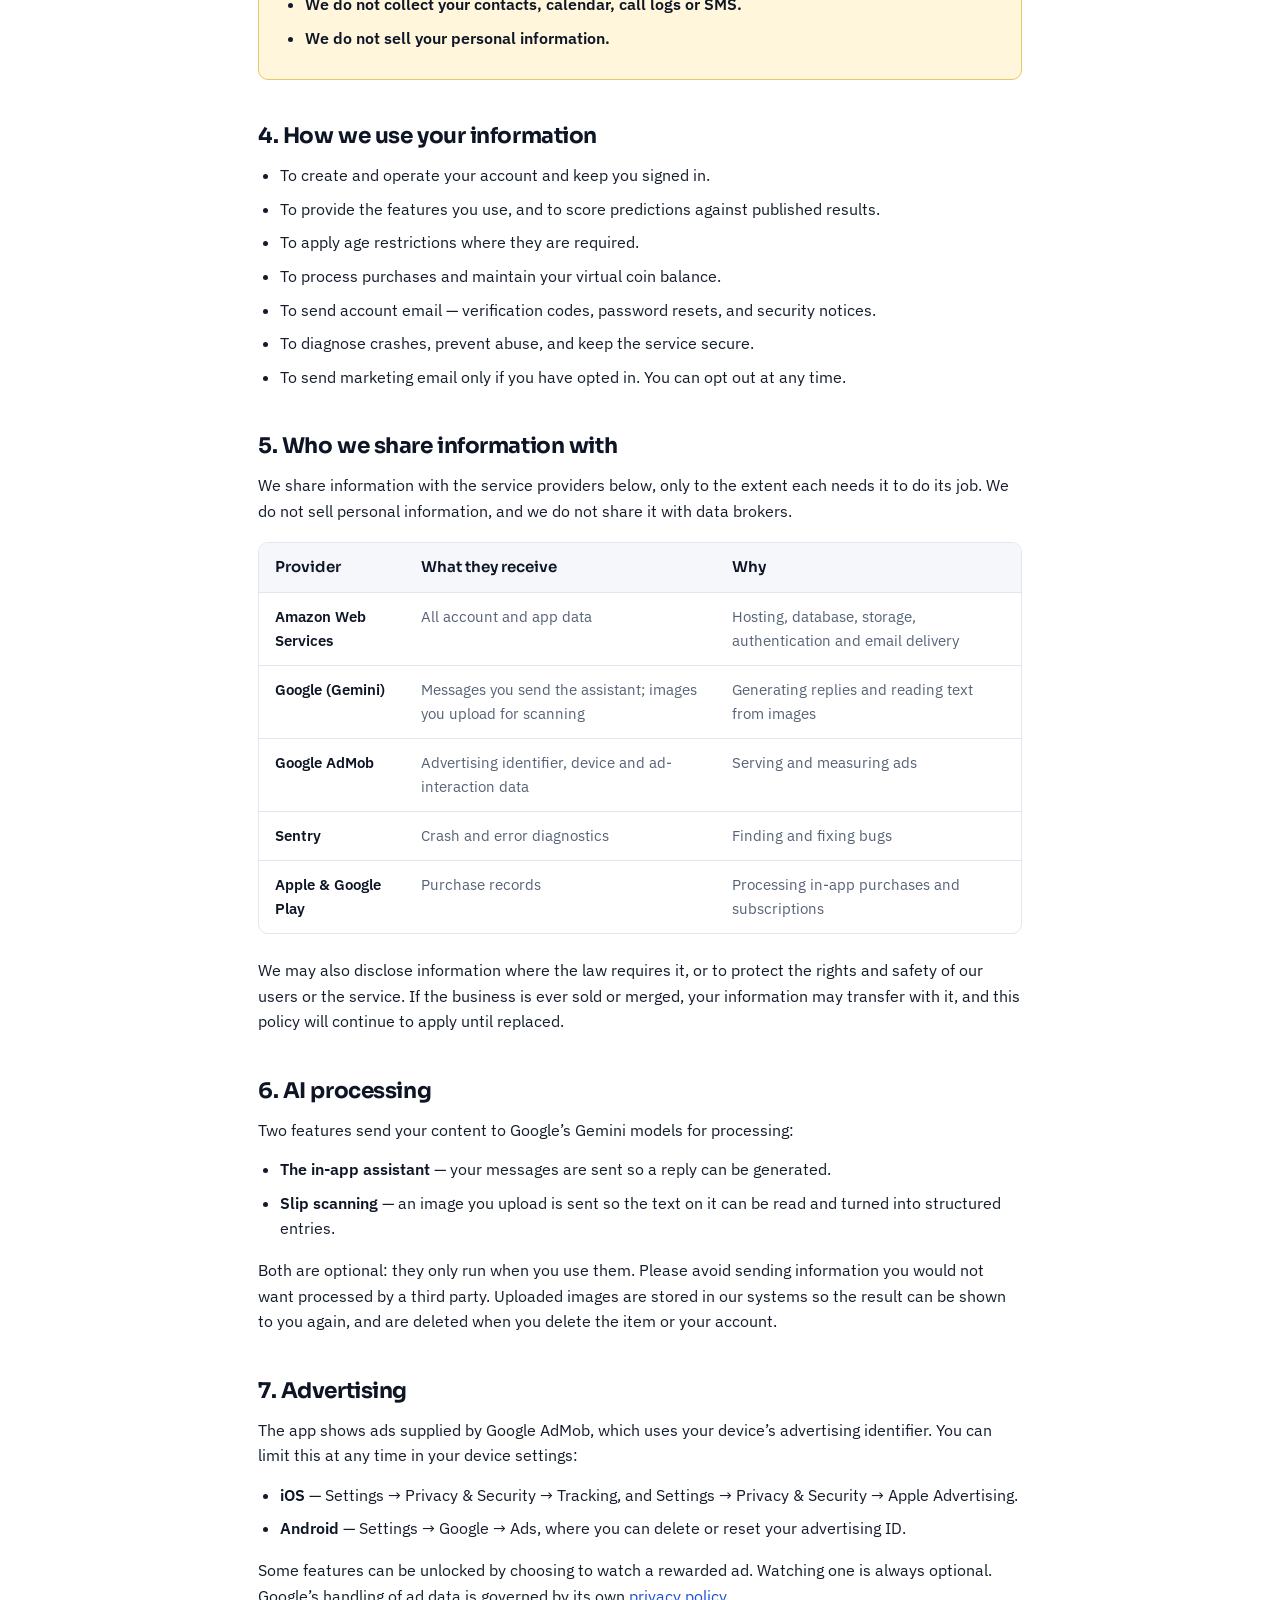
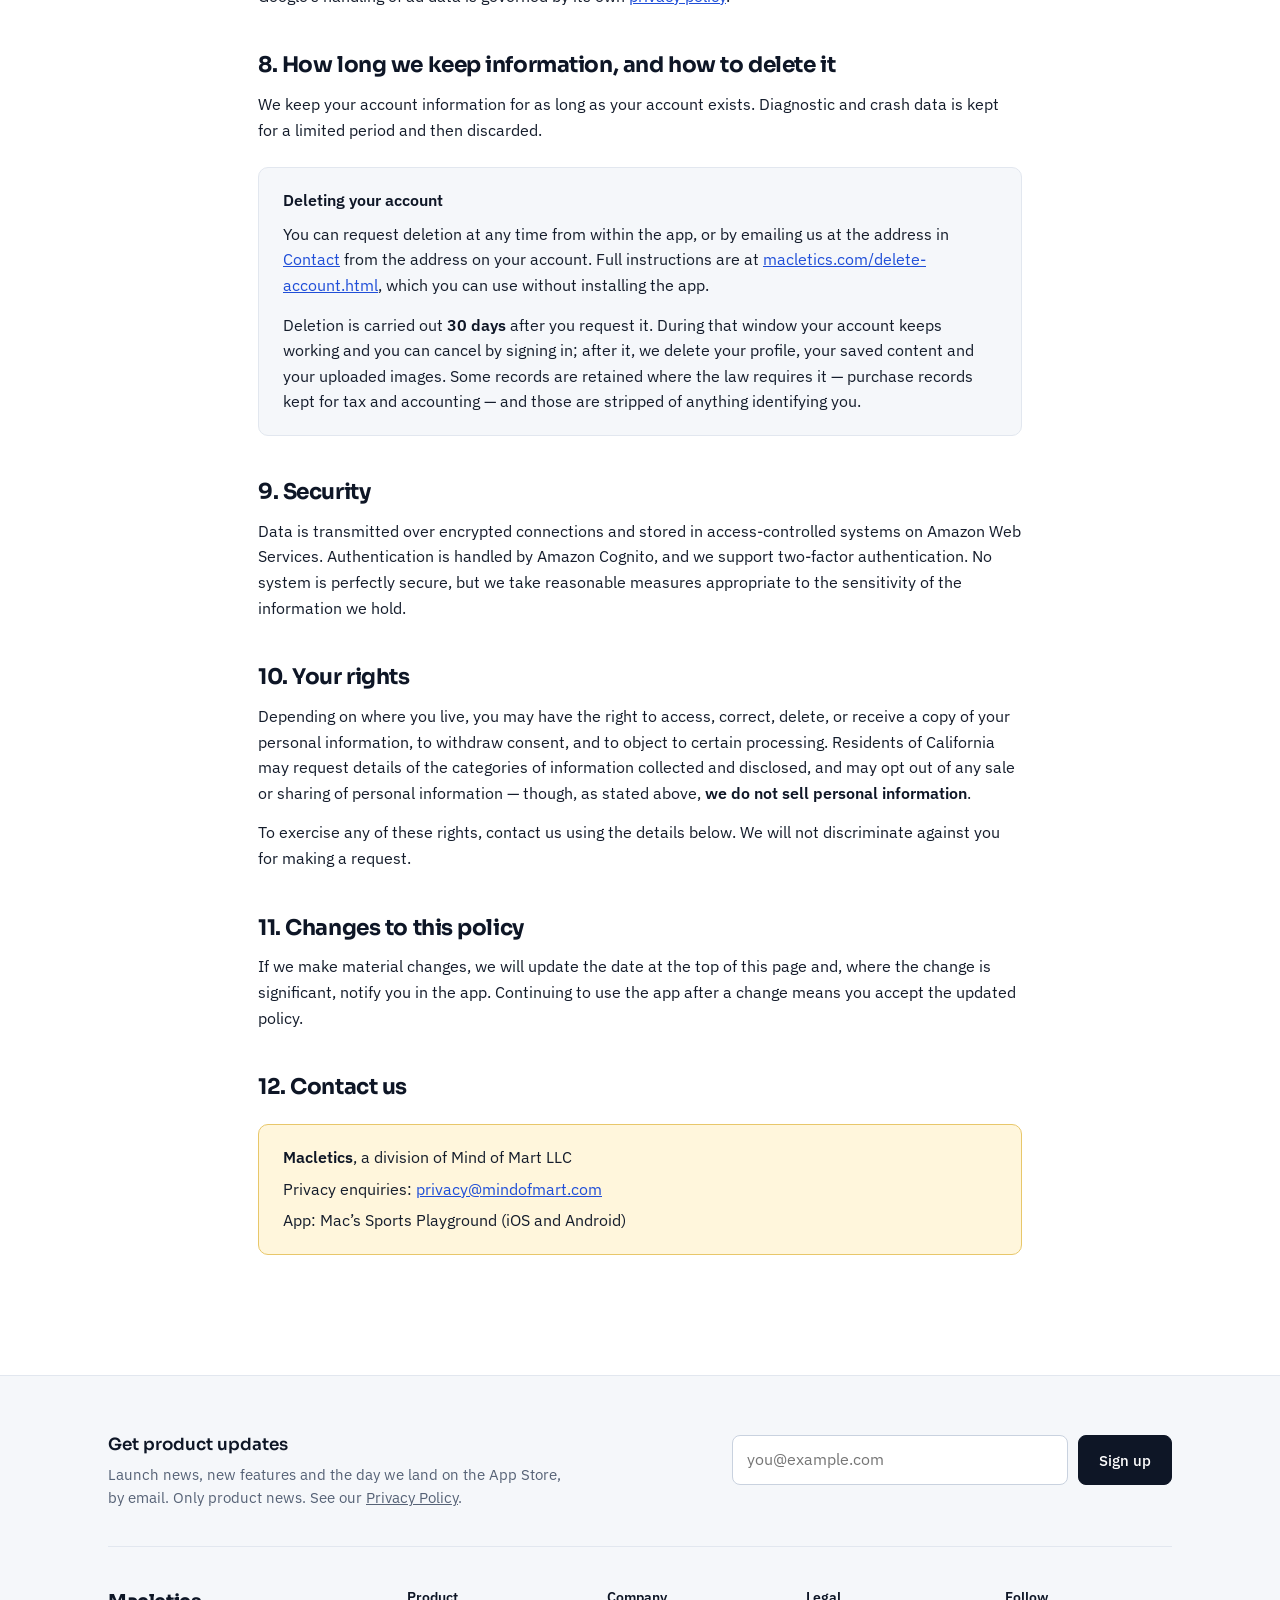
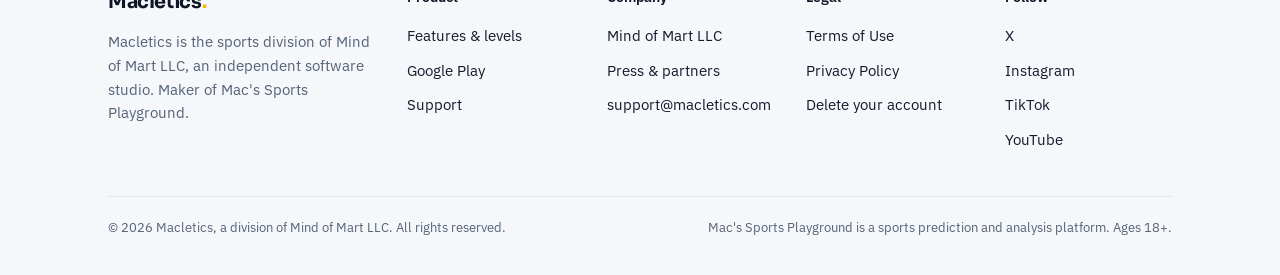
<file: privacy.html>
<!DOCTYPE html>
<html lang="en">
<head>
<meta charset="UTF-8">
<meta name="viewport" content="width=device-width, initial-scale=1.0">
<title>Privacy Policy — Mac's Sports Playground</title>
<meta name="description" content="Privacy policy for Mac's Sports Playground, the mobile app published by Macletics, a division of Mind of Mart LLC.">
<link rel="icon" href="/favicon.svg" type="image/svg+xml">
<link rel="canonical" href="https://macletics.com/privacy">
<link rel="preconnect" href="https://fonts.googleapis.com">
<link rel="preconnect" href="https://fonts.gstatic.com" crossorigin>
<link href="https://fonts.googleapis.com/css2?family=Sora:wght@500;600;700;800&family=IBM+Plex+Sans:wght@400;500&family=IBM+Plex+Mono:wght@400;500;600&display=swap" rel="stylesheet">
<link rel="stylesheet" href="/assets/site.css">
</head>
<body>
<header class="site-header">
  <div class="wrap">
    <a class="brand" href="/" aria-label="Macletics home">
      <span class="wordmark">Macletics<span class="dot">.</span></span>
    </a>
    <button class="nav-toggle" type="button" aria-expanded="false" aria-controls="site-nav">Menu</button>
    <nav class="site-nav" id="site-nav" aria-label="Site">
      <a href="/app/">The app</a>
      <a href="/playground/features/">Features &amp; levels</a>
      <a href="/support.html">Support</a>
      <a class="btn btn-amber" href="/app/">Get the app</a>
    </nav>
  </div>
</header>

<main class="doc">
  <div class="wrap-narrow">
    <h1>Privacy Policy</h1>
    <div class="updated">Last updated: 2 October 2026</div>

    <p class="lede">This policy covers <strong>Mac&rsquo;s Sports Playground</strong>, the mobile
    application for iOS and Android published by <strong>Macletics</strong>, a division of
    Mind of Mart LLC, and the services it connects to. It explains what the app collects, why,
    who it is shared with, and how to get it deleted.</p>

    <div class="box">
      <p class="toc"><strong>On this page:</strong>
        <a href="#age">Age requirement</a> &middot;
        <a href="#collect">What we collect</a> &middot;
        <a href="#notcollect">What we don&rsquo;t collect</a> &middot;
        <a href="#use">How we use it</a> &middot;
        <a href="#share">Who we share with</a> &middot;
        <a href="#ai">AI processing</a> &middot;
        <a href="#ads">Advertising</a> &middot;
        <a href="#retention">Retention &amp; deletion</a> &middot;
        <a href="#security">Security</a> &middot;
        <a href="#rights">Your rights</a> &middot;
        <a href="#contact">Contact</a>
      </p>
    </div>

    <h2 id="age">1. Age requirement</h2>
    <p>Mac&rsquo;s Sports Playground is intended for adults. Some features are restricted to users
    who are <strong>21 or older</strong>, and we ask for your date of birth in order to apply
    that restriction. We do not knowingly collect information from anyone under 18. If you
    believe a minor has created an account, contact us and we will delete it.</p>

    <h2 id="collect">2. Information we collect</h2>

    <h3>Information you give us</h3>
    <ul>
      <li><strong>Account details</strong> &mdash; email address, username, and password.
      Passwords are handled by Amazon Cognito and are never visible to us in readable form.</li>
      <li><strong>If you sign in with Google or Apple</strong> &mdash; your email address and,
      where you allow it, your first and last name. We never receive your Google or Apple
      password. If you use Apple&rsquo;s <em>Hide My Email</em>, we receive only the relay
      address Apple generates.</li>
      <li><strong>Profile details</strong> &mdash; first and last name, phone number, date of
      birth, and the city, state, country and postal code you choose to enter, along with
      your favourite sports and teams.</li>
      <li><strong>Images you choose to upload</strong> &mdash; if you use the slip-scanning
      feature, the photo you select or capture is uploaded so its text can be read
      automatically. See <a href="#ai">AI processing</a>.</li>
      <li><strong>Messages you send</strong> &mdash; to the in-app assistant, and to other
      users through direct messages, group chats and comments on shared content.</li>
      <li><strong>Preferences</strong> &mdash; marketing opt-in and your acceptance of our
      terms.</li>
    </ul>

    <h3>Information created by using the app</h3>
    <ul>
      <li>Predictions, picks and selections you record, and the results they are scored
      against.</li>
      <li>Your virtual coin balance, items you own, and in-app purchase history.</li>
      <li>Analyses you run and settings you save.</li>
    </ul>

    <h3>Information collected automatically</h3>
    <ul>
      <li><strong>Device and diagnostic data</strong> &mdash; device model, operating system
      version, app version, and crash reports.</li>
      <li><strong>IP address</strong>, used for delivering and securing the service.</li>
      <li><strong>Advertising identifier</strong>, used to serve ads. See
      <a href="#ads">Advertising</a>.</li>
    </ul>

    <h2 id="notcollect">3. What we don&rsquo;t collect</h2>
    <div class="box accent">
      <ul style="margin-bottom:0">
        <li><strong>We do not collect your device&rsquo;s location.</strong> The app requests no
        location permission. Any city, state or postal code we hold is what you typed into
        your profile.</li>
        <li><strong>We do not record audio.</strong> The app can read text aloud, but it does
        not capture microphone input.</li>
        <li><strong>We do not collect your contacts, calendar, call logs or SMS.</strong></li>
        <li><strong>We do not sell your personal information.</strong></li>
      </ul>
    </div>

    <h2 id="use">4. How we use your information</h2>
    <ul>
      <li>To create and operate your account and keep you signed in.</li>
      <li>To provide the features you use, and to score predictions against published
      results.</li>
      <li>To apply age restrictions where they are required.</li>
      <li>To process purchases and maintain your virtual coin balance.</li>
      <li>To send account email &mdash; verification codes, password resets, and security
      notices.</li>
      <li>To diagnose crashes, prevent abuse, and keep the service secure.</li>
      <li>To send marketing email only if you have opted in. You can opt out at any time.</li>
    </ul>

    <h2 id="share">5. Who we share information with</h2>
    <p>We share information with the service providers below, only to the extent each needs it
    to do its job. We do not sell personal information, and we do not share it with data
    brokers.</p>
    <div class="tablewrap">
      <table>
        <thead><tr><th>Provider</th><th>What they receive</th><th>Why</th></tr></thead>
        <tbody>
          <tr><td><strong>Amazon Web Services</strong></td><td>All account and app data</td><td>Hosting, database, storage, authentication and email delivery</td></tr>
          <tr><td><strong>Google (Gemini)</strong></td><td>Messages you send the assistant; images you upload for scanning</td><td>Generating replies and reading text from images</td></tr>
          <tr><td><strong>Google AdMob</strong></td><td>Advertising identifier, device and ad-interaction data</td><td>Serving and measuring ads</td></tr>
          <tr><td><strong>Sentry</strong></td><td>Crash and error diagnostics</td><td>Finding and fixing bugs</td></tr>
          <tr><td><strong>Apple &amp; Google Play</strong></td><td>Purchase records</td><td>Processing in-app purchases and subscriptions</td></tr>
        </tbody>
      </table>
    </div>
    <p>We may also disclose information where the law requires it, or to protect the rights and
    safety of our users or the service. If the business is ever sold or merged, your
    information may transfer with it, and this policy will continue to apply until replaced.</p>

    <h2 id="ai">6. AI processing</h2>
    <p>Two features send your content to Google&rsquo;s Gemini models for processing:</p>
    <ul>
      <li><strong>The in-app assistant</strong> &mdash; your messages are sent so a reply can be
      generated.</li>
      <li><strong>Slip scanning</strong> &mdash; an image you upload is sent so the text on it
      can be read and turned into structured entries.</li>
    </ul>
    <p>Both are optional: they only run when you use them. Please avoid sending information you
    would not want processed by a third party. Uploaded images are stored in our systems so the
    result can be shown to you again, and are deleted when you delete the item or your
    account.</p>

    <h2 id="ads">7. Advertising</h2>
    <p>The app shows ads supplied by Google AdMob, which uses your device&rsquo;s advertising
    identifier. You can limit this at any time in your device settings:</p>
    <ul>
      <li><strong>iOS</strong> &mdash; Settings &rarr; Privacy &amp; Security &rarr; Tracking,
      and Settings &rarr; Privacy &amp; Security &rarr; Apple Advertising.</li>
      <li><strong>Android</strong> &mdash; Settings &rarr; Google &rarr; Ads, where you can
      delete or reset your advertising ID.</li>
    </ul>
    <p>Some features can be unlocked by choosing to watch a rewarded ad. Watching one is always
    optional. Google&rsquo;s handling of ad data is governed by its own
    <a href="https://policies.google.com/technologies/partner-sites" rel="noopener">privacy
    policy</a>.</p>

    <h2 id="retention">8. How long we keep information, and how to delete it</h2>
    <p>We keep your account information for as long as your account exists. Diagnostic and
    crash data is kept for a limited period and then discarded.</p>
    <div class="box">
      <p style="margin-bottom:8px"><strong>Deleting your account</strong></p>
      <p>You can request deletion at any time from within the app, or by emailing us at the
      address in <a href="#contact">Contact</a> from the address on your account. Full
      instructions are at <a href="/delete-account.html">macletics.com/delete-account.html</a>,
      which you can use without installing the app.</p>
      <p style="margin-bottom:0">Deletion is carried out <strong>30 days</strong> after you
      request it. During that window your account keeps working and you can cancel by signing
      in; after it, we delete your profile, your saved content and your uploaded images. Some
      records are retained where the law requires it &mdash; purchase records kept for tax and
      accounting &mdash; and those are stripped of anything identifying you.</p>
    </div>

    <h2 id="security">9. Security</h2>
    <p>Data is transmitted over encrypted connections and stored in access-controlled systems on
    Amazon Web Services. Authentication is handled by Amazon Cognito, and we support two-factor
    authentication. No system is perfectly secure, but we take reasonable measures appropriate
    to the sensitivity of the information we hold.</p>

    <h2 id="rights">10. Your rights</h2>
    <p>Depending on where you live, you may have the right to access, correct, delete, or
    receive a copy of your personal information, to withdraw consent, and to object to certain
    processing. Residents of California may request details of the categories of information
    collected and disclosed, and may opt out of any sale or sharing of personal information
    &mdash; though, as stated above, <strong>we do not sell personal information</strong>.</p>
    <p>To exercise any of these rights, contact us using the details below. We will not
    discriminate against you for making a request.</p>

    <h2 id="changes">11. Changes to this policy</h2>
    <p>If we make material changes, we will update the date at the top of this page and, where
    the change is significant, notify you in the app. Continuing to use the app after a change
    means you accept the updated policy.</p>

    <h2 id="contact">12. Contact us</h2>
    <div class="box accent">
      <p style="margin-bottom:6px"><strong>Macletics</strong>, a division of Mind of Mart LLC</p>
      <p style="margin-bottom:6px">Privacy enquiries:
      <a href="mailto:privacy@mindofmart.com">privacy@mindofmart.com</a></p>
      <p style="margin-bottom:0">App: Mac&rsquo;s Sports Playground (iOS and Android)</p>
    </div>
  </div>
</main>

<footer class="site-footer">
  <div class="wrap">
    <div class="footer-signup">
      <div>
        <strong>Get product updates</strong>
        <p>Launch news, new features and the day we land on the App Store, by email. Only product news. See our <a href="/privacy">Privacy Policy</a>.</p>
      </div>
      <form class="signup-inline" data-signup-form data-interest="updates" data-source="macletics-footer" novalidate>
        <div class="signup-row">
          <input type="email" name="email" autocomplete="email" inputmode="email" placeholder="you@example.com" aria-label="Email address" required>
          <button type="submit" class="btn btn-primary">Sign up</button>
        </div>
        <input type="text" name="company" tabindex="-1" autocomplete="off" class="signup-trap" aria-hidden="true">
        <p class="signup-status" role="status" aria-live="polite"></p>
      </form>
    </div>
    <div class="cols">
      <div class="about">
        <a class="brand" href="/"><span class="wordmark">Macletics<span class="dot">.</span></span></a>
        <p>Macletics is the sports division of Mind of Mart LLC, an independent software studio. Maker of Mac's Sports Playground.</p>
      </div>
      <div>
        <h4>Product</h4>
        <ul>
          <li><a href="/playground/features/">Features &amp; levels</a></li>
          <li><a href="https://play.google.com/store/apps/details?id=com.macletics.sportsbuddy" rel="noopener">Google Play</a></li>
          <li><a href="/support.html">Support</a></li>
        </ul>
      </div>
      <div>
        <h4>Company</h4>
        <ul>
          <li><a href="https://mindofmart.com/">Mind of Mart LLC</a></li>
          <li><a href="https://mindofmart.com/press/">Press &amp; partners</a></li>
          <li><a href="mailto:support@macletics.com">support@macletics.com</a></li>
        </ul>
      </div>
      <div>
        <h4>Legal</h4>
        <ul>
          <li><a href="/terms">Terms of Use</a></li>
          <li><a href="/privacy">Privacy Policy</a></li>
          <li><a href="/delete-account.html">Delete your account</a></li>
        </ul>
      </div>
      <div>
        <h4>Follow</h4>
        <ul>
          <li><a href="https://x.com/MacSportsPlay" rel="noopener">X</a></li>
          <li><a href="https://instagram.com/macssportsplayground" rel="noopener">Instagram</a></li>
          <li><a href="https://tiktok.com/@macssportsplayground" rel="noopener">TikTok</a></li>
          <li><a href="https://www.youtube.com/@MacsSportsPlayground" rel="noopener">YouTube</a></li>
        </ul>
      </div>
    </div>
    <div class="base">
      <span>© 2026 Macletics, a division of Mind of Mart LLC. All rights reserved.</span>
      <span>Mac's Sports Playground is a sports prediction and analysis platform. Ages 18+.</span>
    </div>
  </div>
</footer>

<script>
  (function () {
    var t = document.querySelector('.nav-toggle'), n = document.getElementById('site-nav');
    if (!t || !n) return;
    t.addEventListener('click', function () {
      var open = n.classList.toggle('open');
      t.setAttribute('aria-expanded', open ? 'true' : 'false');
    });
  })();
</script>
<script src="/assets/signup.js" defer></script>
</body>
</html>
</file>
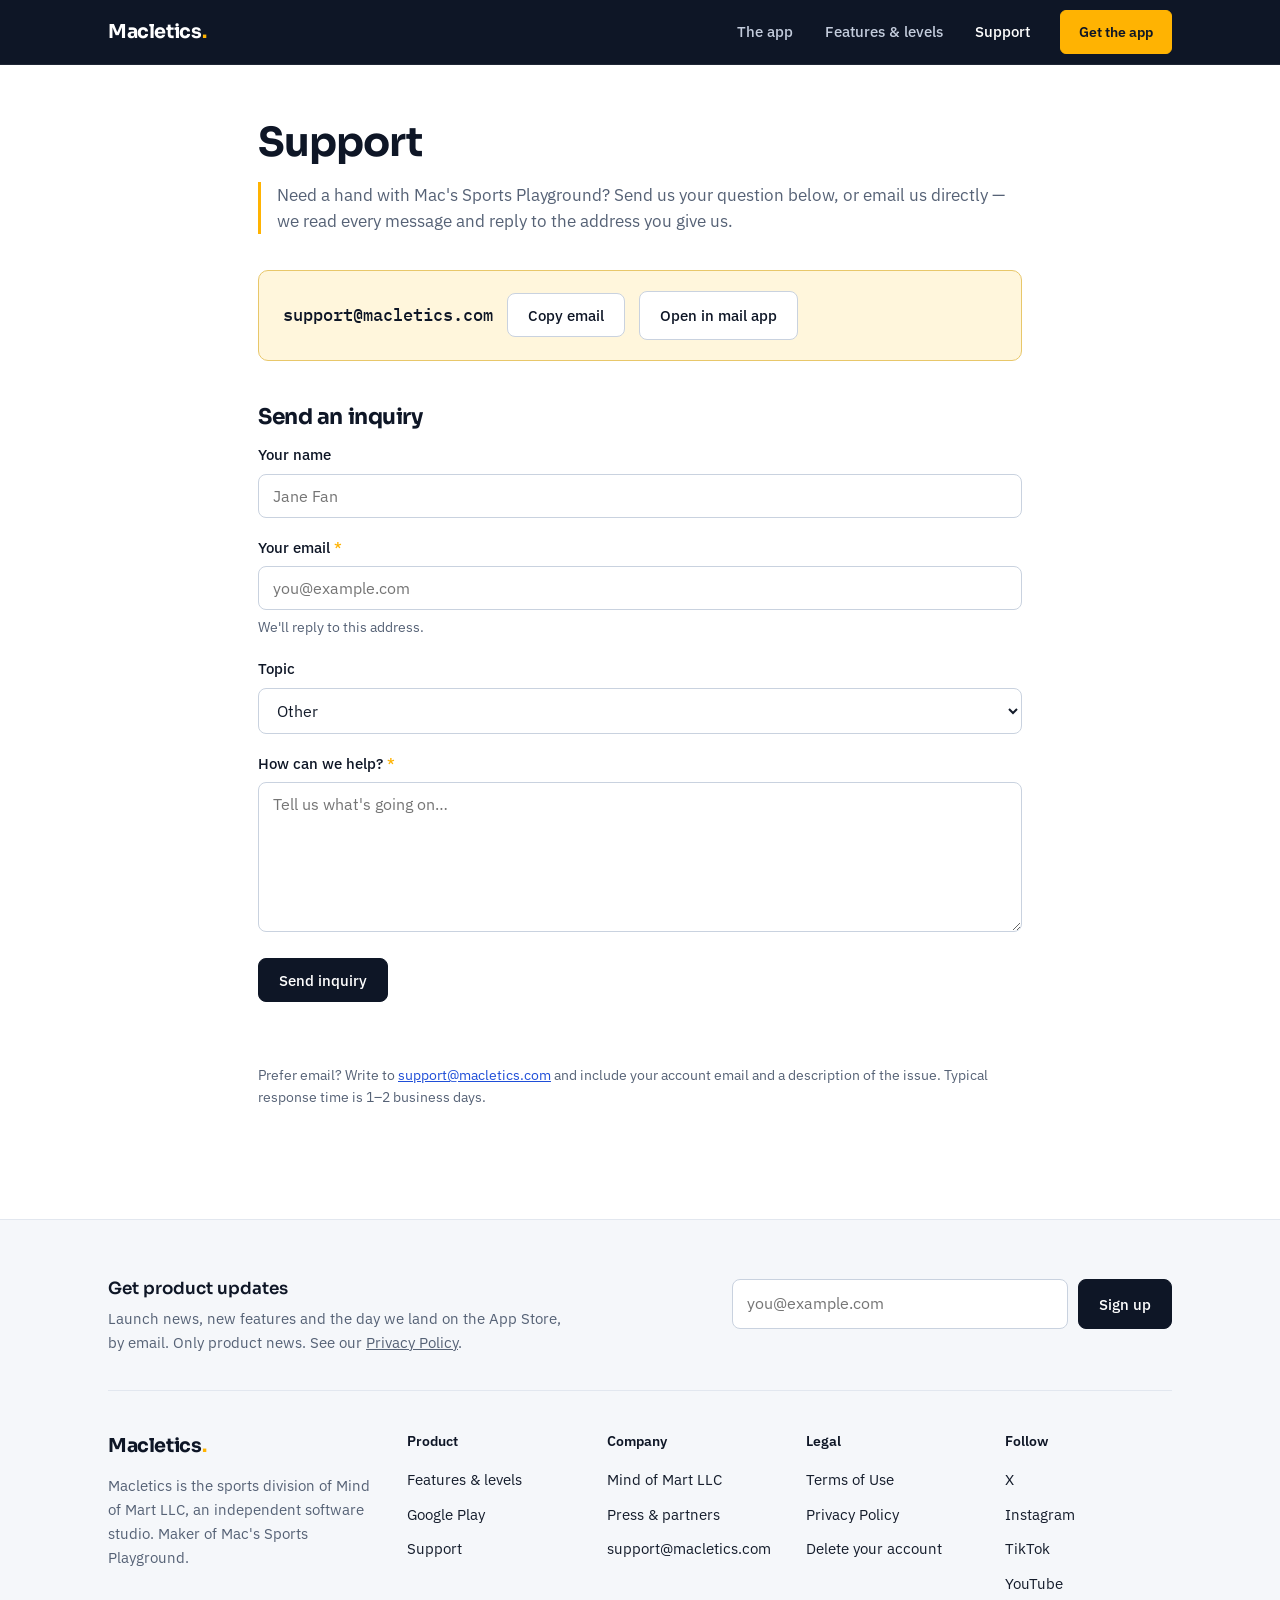
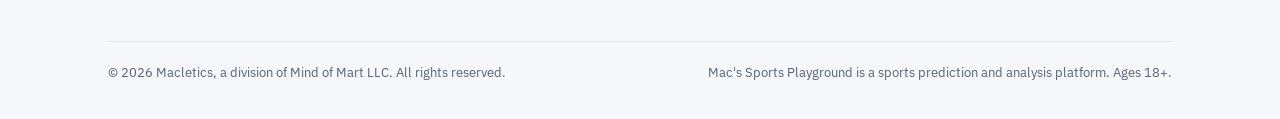
<file: support.html>
<!DOCTYPE html>
<html lang="en">
<head>
<meta charset="UTF-8">
<meta name="viewport" content="width=device-width, initial-scale=1.0">
<title>Support — Mac's Sports Playground</title>
<meta name="description" content="Get help with Mac's Sports Playground. Send us an inquiry and we'll respond by email.">
<link rel="icon" href="/favicon.svg" type="image/svg+xml">
<link rel="canonical" href="https://macletics.com/support.html">
<link rel="preconnect" href="https://fonts.googleapis.com">
<link rel="preconnect" href="https://fonts.gstatic.com" crossorigin>
<link href="https://fonts.googleapis.com/css2?family=Sora:wght@500;600;700;800&family=IBM+Plex+Sans:wght@400;500&family=IBM+Plex+Mono:wght@400;500;600&display=swap" rel="stylesheet">
<link rel="stylesheet" href="/assets/site.css">
</head>
<body>
<header class="site-header">
  <div class="wrap">
    <a class="brand" href="/" aria-label="Macletics home">
      <span class="wordmark">Macletics<span class="dot">.</span></span>
    </a>
    <button class="nav-toggle" type="button" aria-expanded="false" aria-controls="site-nav">Menu</button>
    <nav class="site-nav" id="site-nav" aria-label="Site">
      <a href="/app/">The app</a>
      <a href="/playground/features/">Features &amp; levels</a>
      <a href="/support.html" aria-current="page">Support</a>
      <a class="btn btn-amber" href="/app/">Get the app</a>
    </nav>
  </div>
</header>

<main class="doc">
  <div class="wrap-narrow">
    <h1>Support</h1>
    <p class="lede">Need a hand with Mac's Sports Playground? Send us your question below, or email us
      directly — we read every message and reply to the address you give us.</p>

    <div class="box accent">
      <div class="emailrow">
        <span class="addr" id="addr">support@macletics.com</span>
        <button class="btn ghost" type="button" id="copyBtn">Copy email</button>
        <a class="btn ghost" href="mailto:support@macletics.com">Open in mail app</a>
      </div>
    </div>

    <h2>Send an inquiry</h2>
    <form id="supportForm" novalidate>
      <div class="field">
        <label for="name">Your name</label>
        <input type="text" id="name" name="name" autocomplete="name" placeholder="Jane Fan">
      </div>
      <div class="field">
        <label for="email">Your email <span style="color:var(--amber)">*</span></label>
        <input type="email" id="email" name="email" autocomplete="email" required placeholder="you@example.com">
        <div class="hint">We'll reply to this address.</div>
      </div>
      <div class="field">
        <label for="category">Topic</label>
        <select id="category" name="category">
          <option value="Account">Account &amp; sign-in</option>
          <option value="Billing">Billing &amp; subscriptions</option>
          <option value="Bug">Something's broken</option>
          <option value="Feature request">Feature request</option>
          <option value="Coins">Coins &amp; packages</option>
          <option value="Lockers">Lockers &amp; picks</option>
          <option value="Other" selected>Other</option>
        </select>
      </div>
      <div class="field">
        <label for="message">How can we help? <span style="color:var(--amber)">*</span></label>
        <textarea id="message" name="message" required placeholder="Tell us what's going on…"></textarea>
      </div>
      <!-- spam trap: real people leave this empty -->
      <div class="honeypot" aria-hidden="true">
        <label>Do not fill this in <input type="text" id="company" name="company" tabindex="-1" autocomplete="off"></label>
      </div>
      <button class="btn" type="submit">Send inquiry</button>
      <div class="status" id="status" role="status" aria-live="polite"></div>
    </form>

    <p class="hint" style="margin-top:28px">
      Prefer email? Write to <a href="mailto:support@macletics.com">support@macletics.com</a> and include your
      account email and a description of the issue. Typical response time is 1–2 business days.
    </p>
  </div>
</main>

<footer class="site-footer">
  <div class="wrap">
    <div class="footer-signup">
      <div>
        <strong>Get product updates</strong>
        <p>Launch news, new features and the day we land on the App Store, by email. Only product news. See our <a href="/privacy">Privacy Policy</a>.</p>
      </div>
      <form class="signup-inline" data-signup-form data-interest="updates" data-source="macletics-footer" novalidate>
        <div class="signup-row">
          <input type="email" name="email" autocomplete="email" inputmode="email" placeholder="you@example.com" aria-label="Email address" required>
          <button type="submit" class="btn btn-primary">Sign up</button>
        </div>
        <input type="text" name="company" tabindex="-1" autocomplete="off" class="signup-trap" aria-hidden="true">
        <p class="signup-status" role="status" aria-live="polite"></p>
      </form>
    </div>
    <div class="cols">
      <div class="about">
        <a class="brand" href="/"><span class="wordmark">Macletics<span class="dot">.</span></span></a>
        <p>Macletics is the sports division of Mind of Mart LLC, an independent software studio. Maker of Mac's Sports Playground.</p>
      </div>
      <div>
        <h4>Product</h4>
        <ul>
          <li><a href="/playground/features/">Features &amp; levels</a></li>
          <li><a href="https://play.google.com/store/apps/details?id=com.macletics.sportsbuddy" rel="noopener">Google Play</a></li>
          <li><a href="/support.html">Support</a></li>
        </ul>
      </div>
      <div>
        <h4>Company</h4>
        <ul>
          <li><a href="https://mindofmart.com/">Mind of Mart LLC</a></li>
          <li><a href="https://mindofmart.com/press/">Press &amp; partners</a></li>
          <li><a href="mailto:support@macletics.com">support@macletics.com</a></li>
        </ul>
      </div>
      <div>
        <h4>Legal</h4>
        <ul>
          <li><a href="/terms">Terms of Use</a></li>
          <li><a href="/privacy">Privacy Policy</a></li>
          <li><a href="/delete-account.html">Delete your account</a></li>
        </ul>
      </div>
      <div>
        <h4>Follow</h4>
        <ul>
          <li><a href="https://x.com/MacSportsPlay" rel="noopener">X</a></li>
          <li><a href="https://instagram.com/macssportsplayground" rel="noopener">Instagram</a></li>
          <li><a href="https://tiktok.com/@macssportsplayground" rel="noopener">TikTok</a></li>
          <li><a href="https://www.youtube.com/@MacsSportsPlayground" rel="noopener">YouTube</a></li>
        </ul>
      </div>
    </div>
    <div class="base">
      <span>© 2026 Macletics, a division of Mind of Mart LLC. All rights reserved.</span>
      <span>Mac's Sports Playground is a sports prediction and analysis platform. Ages 18+.</span>
    </div>
  </div>
</footer>

<script>
  (function () {
    var t = document.querySelector('.nav-toggle'), n = document.getElementById('site-nav');
    if (!t || !n) return;
    t.addEventListener('click', function () {
      var open = n.classList.toggle('open');
      t.setAttribute('aria-expanded', open ? 'true' : 'false');
    });
  })();
</script>

<script>
  var SUPPORT = "support@macletics.com";

  // Copy-to-clipboard for the address
  document.getElementById("copyBtn").addEventListener("click", function () {
    var btn = this;
    var done = function () { btn.textContent = "Copied ✓"; setTimeout(function () { btn.textContent = "Copy email"; }, 1800); };
    if (navigator.clipboard && navigator.clipboard.writeText) {
      navigator.clipboard.writeText(SUPPORT).then(done).catch(done);
    } else {
      var t = document.createElement("textarea"); t.value = SUPPORT; document.body.appendChild(t);
      t.select(); try { document.execCommand("copy"); } catch (e) {} document.body.removeChild(t); done();
    }
  });

  // Compose a pre-filled email to support. No server needed — works on static hosting.
  document.getElementById("supportForm").addEventListener("submit", function (e) {
    e.preventDefault();
    var status = document.getElementById("status");
    if (document.getElementById("company").value) { return; } // honeypot tripped

    var name = document.getElementById("name").value.trim();
    var email = document.getElementById("email").value.trim();
    var category = document.getElementById("category").value;
    var message = document.getElementById("message").value.trim();

    if (!email || email.indexOf("@") < 1) { status.style.color = "var(--amber)"; status.textContent = "Please enter your email so we can reply."; return; }
    if (!message) { status.style.color = "var(--amber)"; status.textContent = "Please tell us how we can help."; return; }

    var subject = "[" + category + "] Support request from " + (name || email);
    var body =
      "From: " + (name || "(not given)") + "\n" +
      "Reply-to: " + email + "\n" +
      "Topic: " + category + "\n\n" +
      message + "\n";

    var href = "mailto:" + SUPPORT + "?subject=" + encodeURIComponent(subject) + "&body=" + encodeURIComponent(body);
    window.location.href = href;

    status.style.color = "var(--win)";
    status.innerHTML = "Opening your mail app… if nothing happens, email us at <a href='mailto:" + SUPPORT + "'>" + SUPPORT + "</a>.";
  });
</script>
<script src="/assets/signup.js" defer></script>
</body>
</html>
</file>
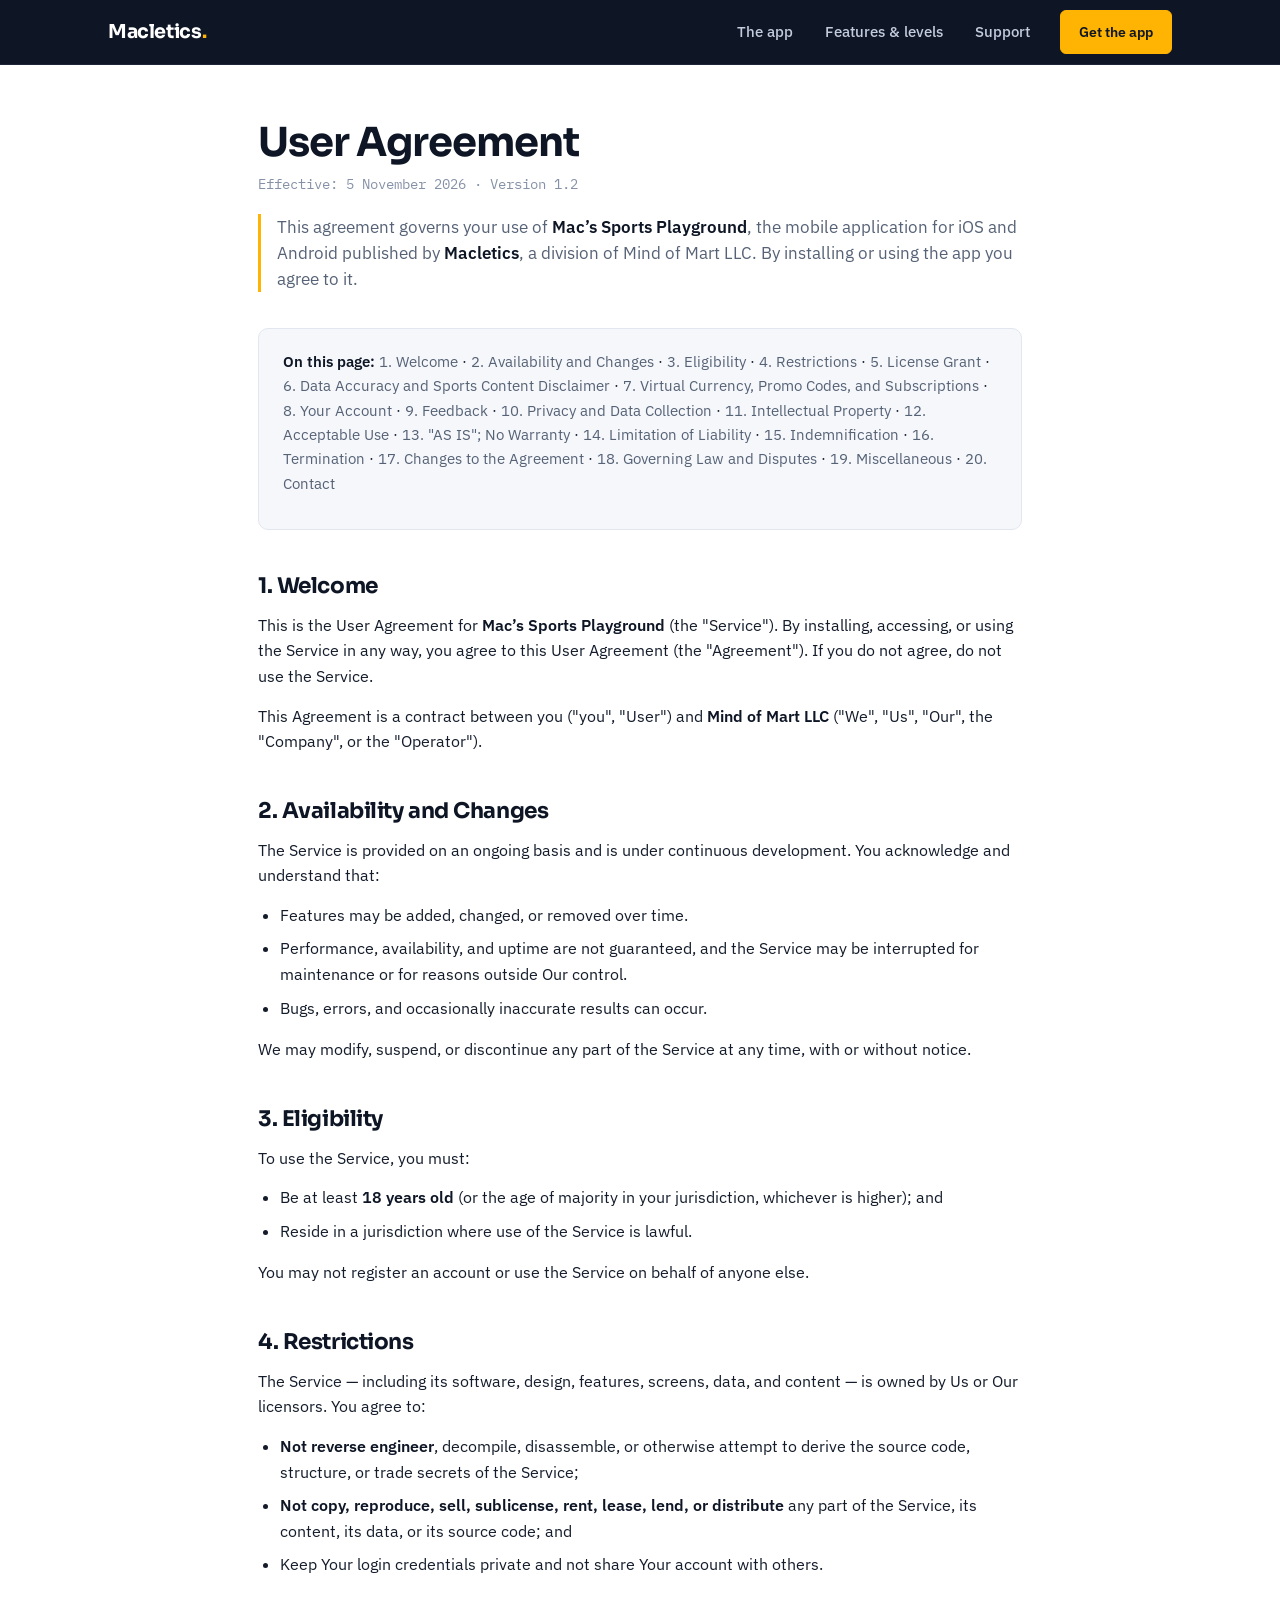
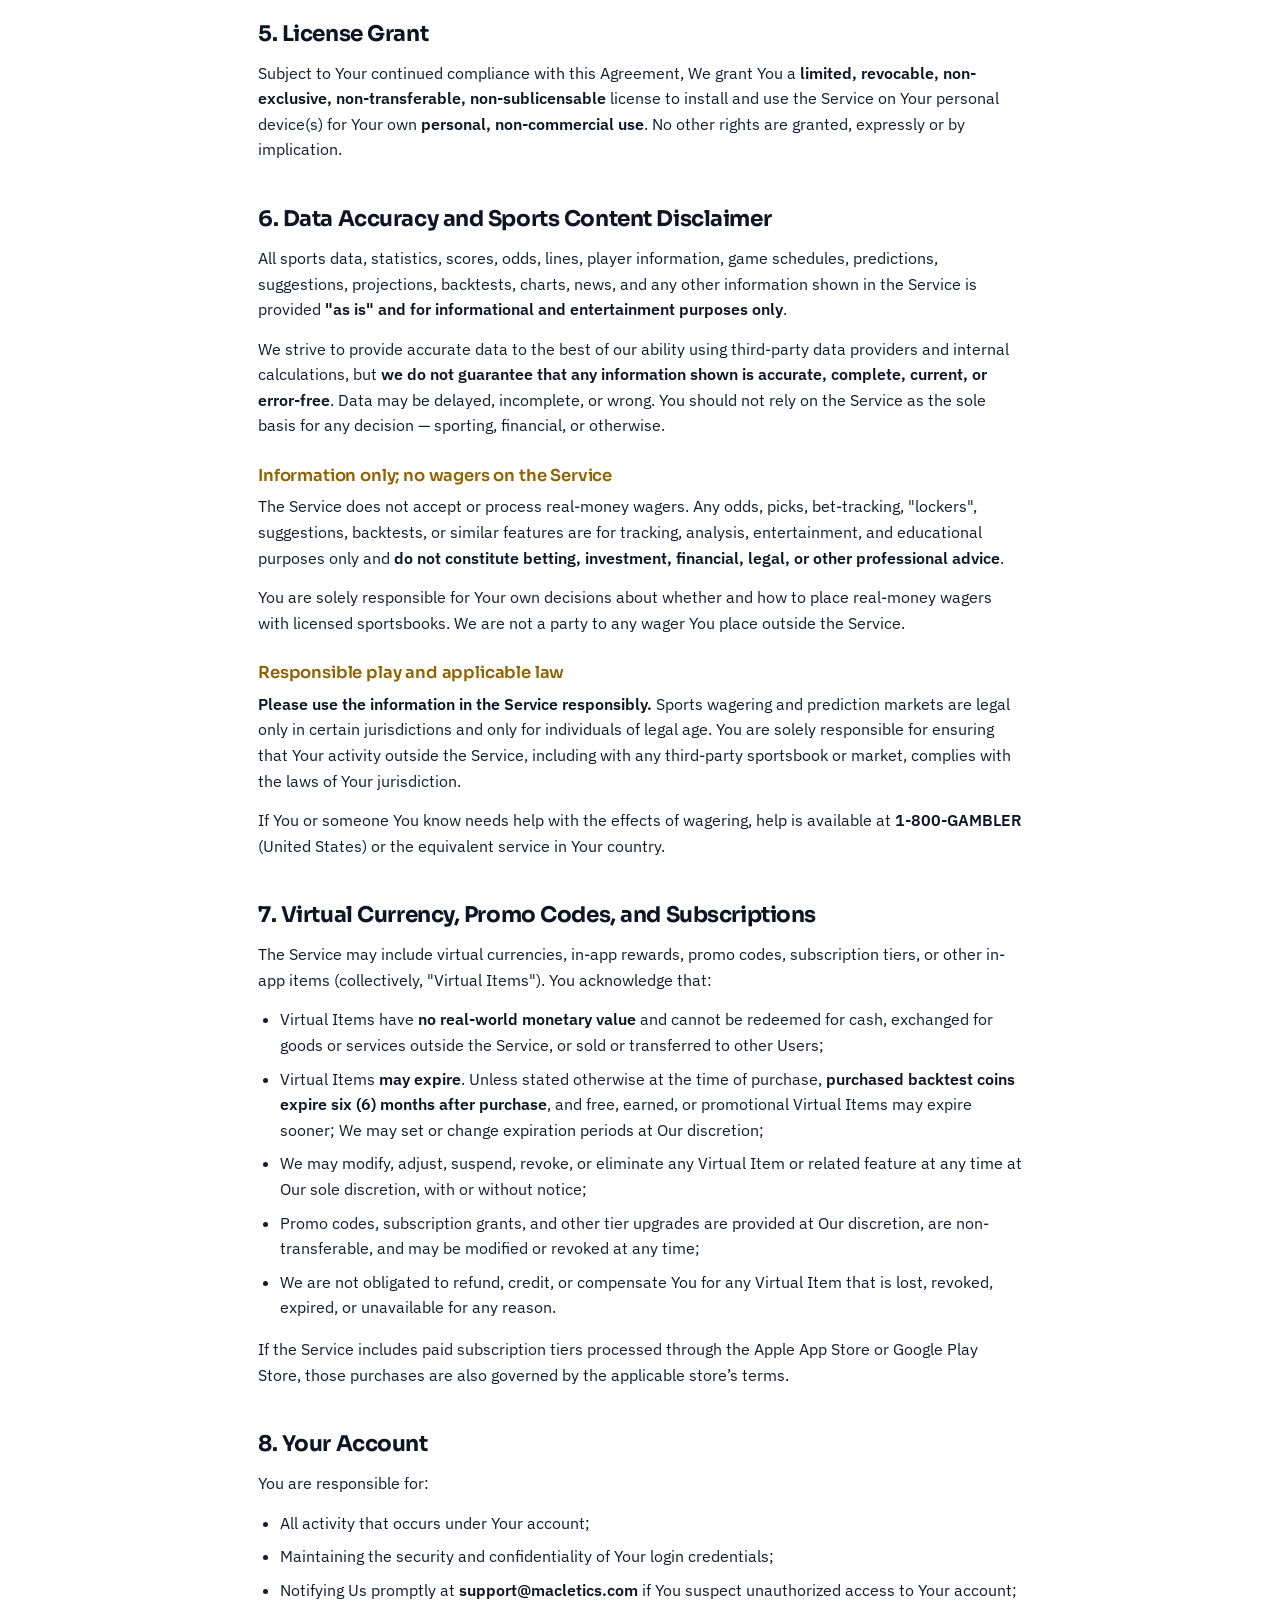
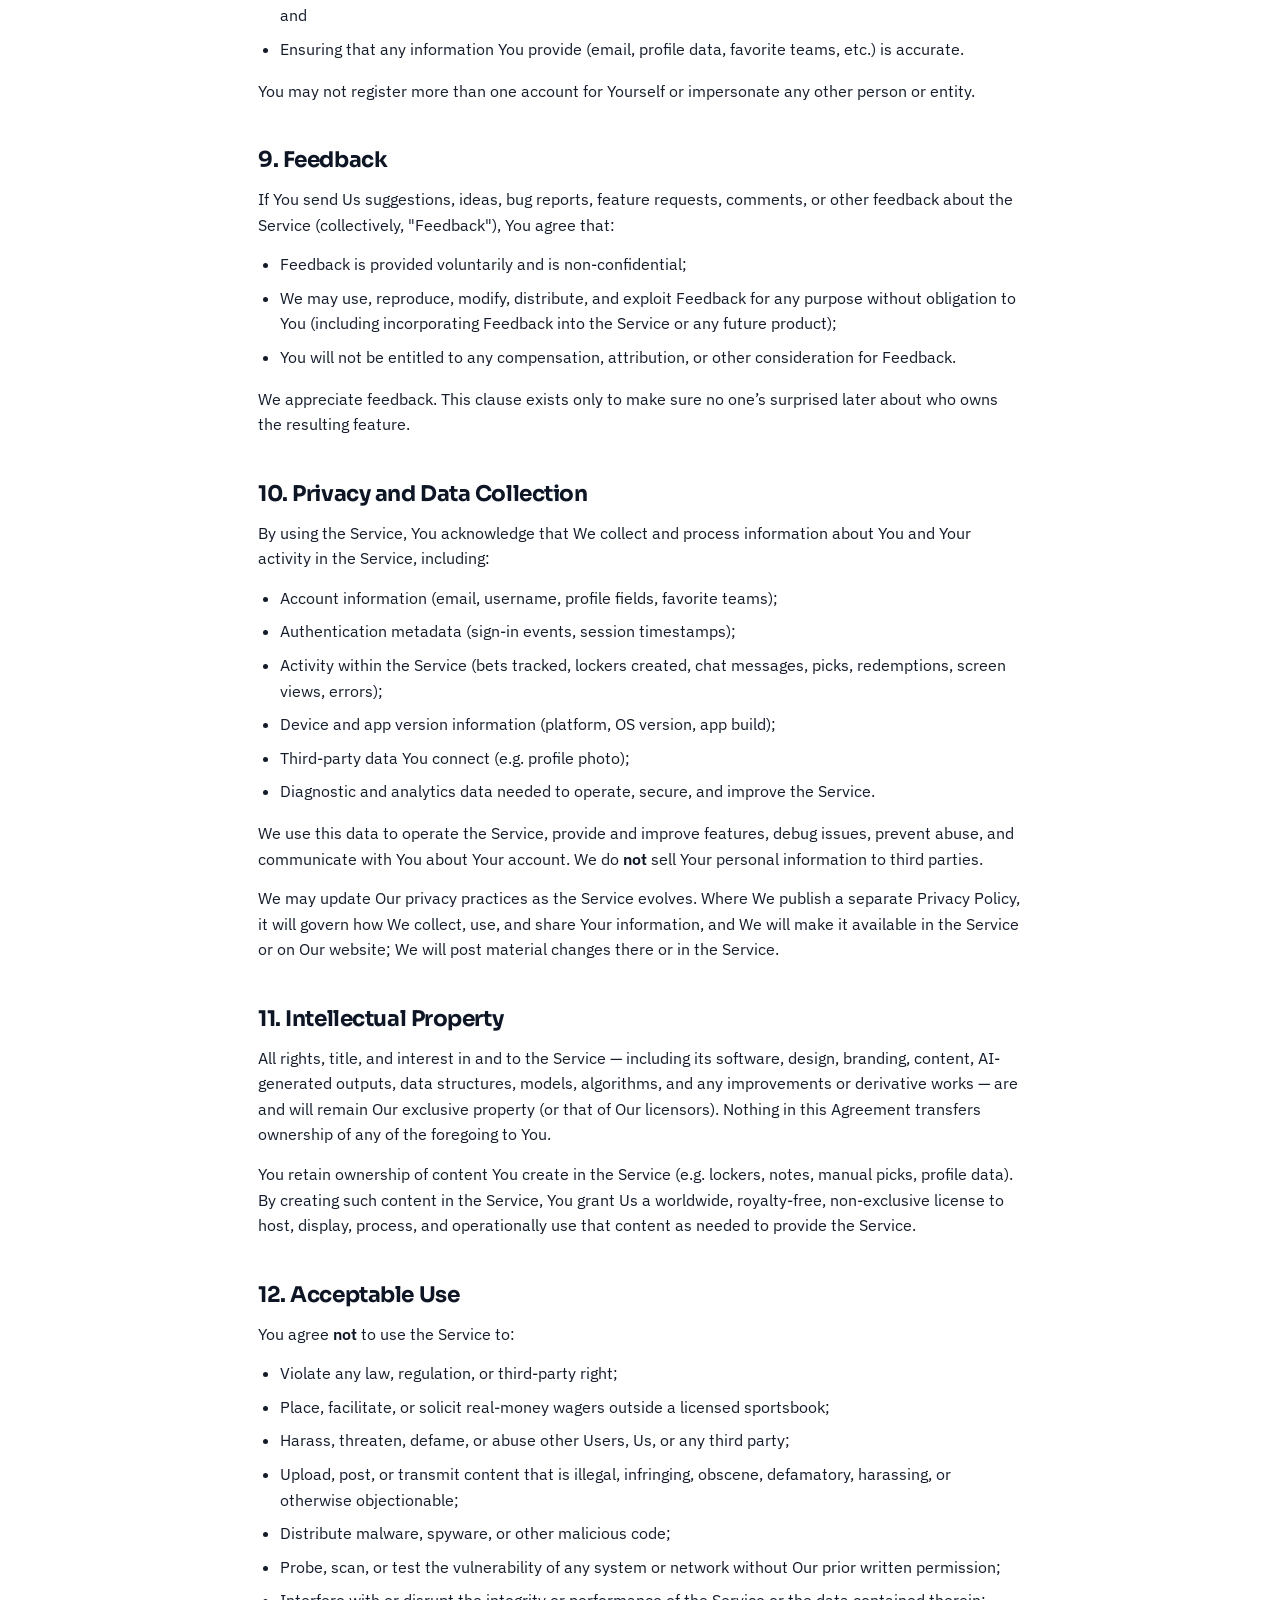
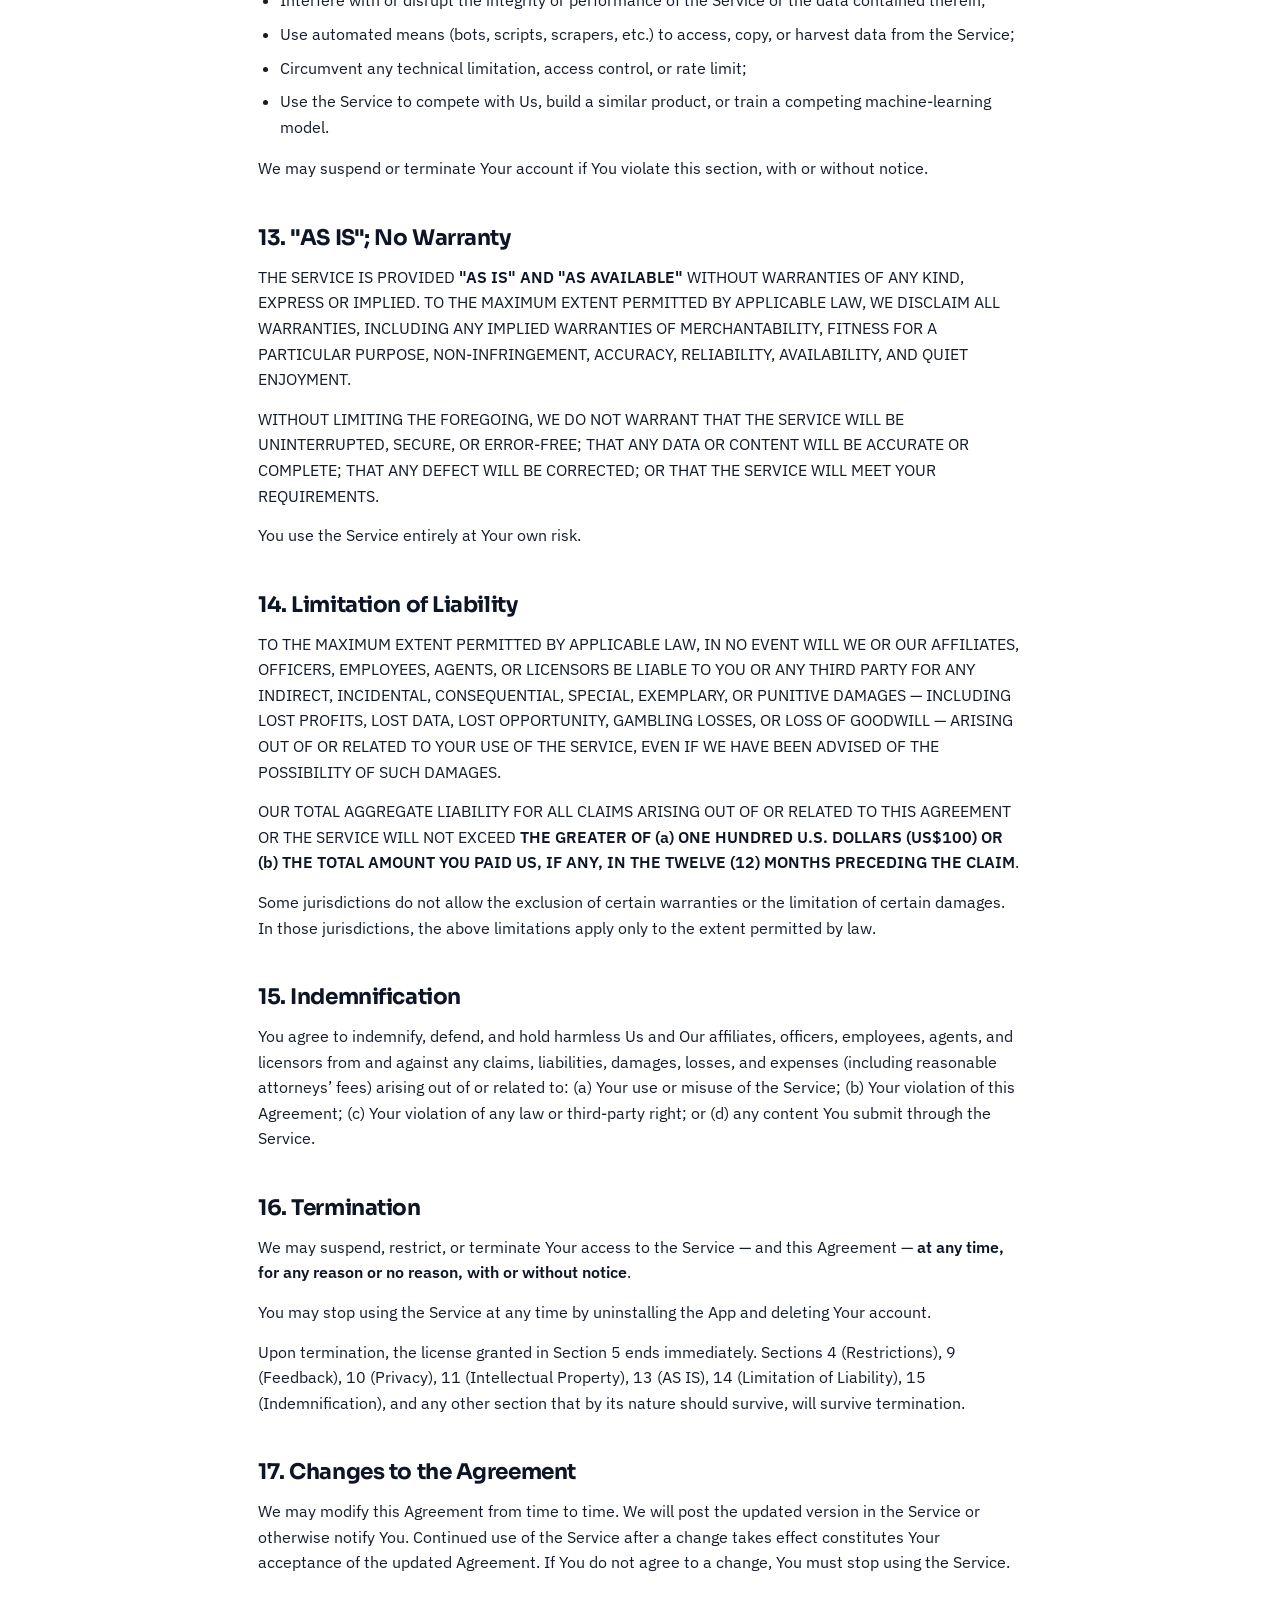
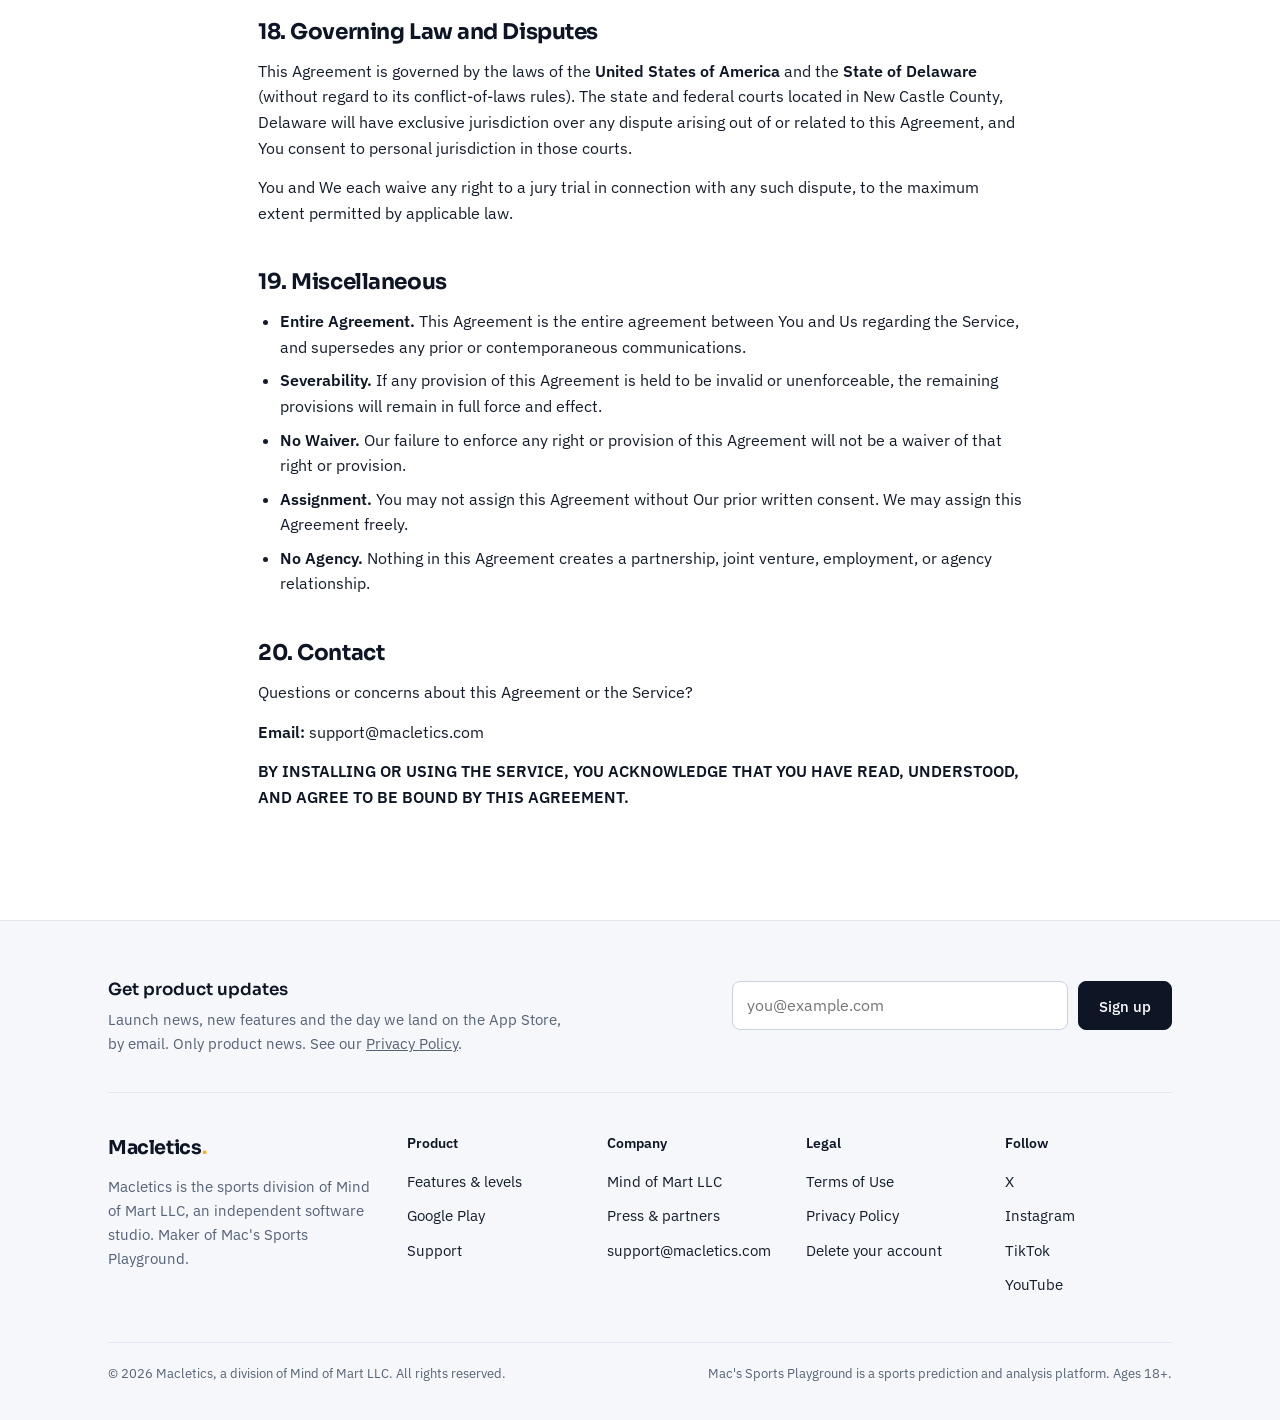
<file: terms.html>
<!DOCTYPE html>
<html lang="en">
<head>
<meta charset="UTF-8">
<meta name="viewport" content="width=device-width, initial-scale=1.0">
<title>User Agreement — Mac’s Sports Playground</title>
<meta name="description" content="User Agreement (terms of service) for Mac’s Sports Playground, the mobile app published by Macletics, a division of Mind of Mart LLC.">
<link rel="icon" href="/favicon.svg" type="image/svg+xml">
<link rel="canonical" href="https://macletics.com/terms">
<link rel="preconnect" href="https://fonts.googleapis.com">
<link rel="preconnect" href="https://fonts.gstatic.com" crossorigin>
<link href="https://fonts.googleapis.com/css2?family=Sora:wght@500;600;700;800&family=IBM+Plex+Sans:wght@400;500&family=IBM+Plex+Mono:wght@400;500;600&display=swap" rel="stylesheet">
<link rel="stylesheet" href="/assets/site.css">
</head>
<body>
<header class="site-header">
  <div class="wrap">
    <a class="brand" href="/" aria-label="Macletics home">
      <span class="wordmark">Macletics<span class="dot">.</span></span>
    </a>
    <button class="nav-toggle" type="button" aria-expanded="false" aria-controls="site-nav">Menu</button>
    <nav class="site-nav" id="site-nav" aria-label="Site">
      <a href="/app/">The app</a>
      <a href="/playground/features/">Features &amp; levels</a>
      <a href="/support.html">Support</a>
      <a class="btn btn-amber" href="/app/">Get the app</a>
    </nav>
  </div>
</header>

<main class="doc">
  <div class="wrap-narrow">
    <h1>User Agreement</h1>
    <div class="updated">Effective: 5 November 2026 &middot; Version 1.2</div>

    <p class="lede">This agreement governs your use of <strong>Mac&rsquo;s Sports Playground</strong>, the mobile application for iOS and Android published by <strong>Macletics</strong>, a division of Mind of Mart LLC. By installing or using the app you agree to it.</p>

    <div class="box">
      <p class="toc"><strong>On this page:</strong>
        <a href="#s1">1. Welcome</a> &middot;
        <a href="#s2">2. Availability and Changes</a> &middot;
        <a href="#s3">3. Eligibility</a> &middot;
        <a href="#s4">4. Restrictions</a> &middot;
        <a href="#s5">5. License Grant</a> &middot;
        <a href="#s6">6. Data Accuracy and Sports Content Disclaimer</a> &middot;
        <a href="#s7">7. Virtual Currency, Promo Codes, and Subscriptions</a> &middot;
        <a href="#s8">8. Your Account</a> &middot;
        <a href="#s9">9. Feedback</a> &middot;
        <a href="#s10">10. Privacy and Data Collection</a> &middot;
        <a href="#s11">11. Intellectual Property</a> &middot;
        <a href="#s12">12. Acceptable Use</a> &middot;
        <a href="#s13">13. "AS IS"; No Warranty</a> &middot;
        <a href="#s14">14. Limitation of Liability</a> &middot;
        <a href="#s15">15. Indemnification</a> &middot;
        <a href="#s16">16. Termination</a> &middot;
        <a href="#s17">17. Changes to the Agreement</a> &middot;
        <a href="#s18">18. Governing Law and Disputes</a> &middot;
        <a href="#s19">19. Miscellaneous</a> &middot;
        <a href="#s20">20. Contact</a>
      </p>
    </div>

    <h2 id="s1">1. Welcome</h2>
    <p>This is the User Agreement for <strong>Mac&rsquo;s Sports Playground</strong> (the "Service"). By installing, accessing, or using the Service in any way, you agree to this User Agreement (the "Agreement"). If you do not agree, do not use the Service.</p>
    <p>This Agreement is a contract between you ("you", "User") and <strong>Mind of Mart LLC</strong> ("We", "Us", "Our", the "Company", or the "Operator").</p>

    <h2 id="s2">2. Availability and Changes</h2>
    <p>The Service is provided on an ongoing basis and is under continuous development. You acknowledge and understand that:</p>
    <ul>
      <li>Features may be added, changed, or removed over time.</li>
      <li>Performance, availability, and uptime are not guaranteed, and the Service may be interrupted for maintenance or for reasons outside Our control.</li>
      <li>Bugs, errors, and occasionally inaccurate results can occur.</li>
    </ul>
    <p>We may modify, suspend, or discontinue any part of the Service at any time, with or without notice.</p>

    <h2 id="s3">3. Eligibility</h2>
    <p>To use the Service, you must:</p>
    <ul>
      <li>Be at least <strong>18 years old</strong> (or the age of majority in your jurisdiction, whichever is higher); and</li>
      <li>Reside in a jurisdiction where use of the Service is lawful.</li>
    </ul>
    <p>You may not register an account or use the Service on behalf of anyone else.</p>

    <h2 id="s4">4. Restrictions</h2>
    <p>The Service — including its software, design, features, screens, data, and content — is owned by Us or Our licensors. You agree to:</p>
    <ul>
      <li><strong>Not reverse engineer</strong>, decompile, disassemble, or otherwise attempt to derive the source code, structure, or trade secrets of the Service;</li>
      <li><strong>Not copy, reproduce, sell, sublicense, rent, lease, lend, or distribute</strong> any part of the Service, its content, its data, or its source code; and</li>
      <li>Keep Your login credentials private and not share Your account with others.</li>
    </ul>

    <h2 id="s5">5. License Grant</h2>
    <p>Subject to Your continued compliance with this Agreement, We grant You a <strong>limited, revocable, non-exclusive, non-transferable, non-sublicensable</strong> license to install and use the Service on Your personal device(s) for Your own <strong>personal, non-commercial use</strong>. No other rights are granted, expressly or by implication.</p>

    <h2 id="s6">6. Data Accuracy and Sports Content Disclaimer</h2>
    <p>All sports data, statistics, scores, odds, lines, player information, game schedules, predictions, suggestions, projections, backtests, charts, news, and any other information shown in the Service is provided <strong>"as is" and for informational and entertainment purposes only</strong>.</p>
    <p>We strive to provide accurate data to the best of our ability using third-party data providers and internal calculations, but <strong>we do not guarantee that any information shown is accurate, complete, current, or error-free</strong>. Data may be delayed, incomplete, or wrong. You should not rely on the Service as the sole basis for any decision — sporting, financial, or otherwise.</p>
    <h3>Information only; no wagers on the Service</h3>
    <p>The Service does not accept or process real-money wagers. Any odds, picks, bet-tracking, "lockers", suggestions, backtests, or similar features are for tracking, analysis, entertainment, and educational purposes only and <strong>do not constitute betting, investment, financial, legal, or other professional advice</strong>.</p>
    <p>You are solely responsible for Your own decisions about whether and how to place real-money wagers with licensed sportsbooks. We are not a party to any wager You place outside the Service.</p>
    <h3>Responsible play and applicable law</h3>
    <p><strong>Please use the information in the Service responsibly.</strong> Sports wagering and prediction markets are legal only in certain jurisdictions and only for individuals of legal age. You are solely responsible for ensuring that Your activity outside the Service, including with any third-party sportsbook or market, complies with the laws of Your jurisdiction.</p>
    <p>If You or someone You know needs help with the effects of wagering, help is available at <strong>1-800-GAMBLER</strong> (United States) or the equivalent service in Your country.</p>

    <h2 id="s7">7. Virtual Currency, Promo Codes, and Subscriptions</h2>
    <p>The Service may include virtual currencies, in-app rewards, promo codes, subscription tiers, or other in-app items (collectively, "Virtual Items"). You acknowledge that:</p>
    <ul>
      <li>Virtual Items have <strong>no real-world monetary value</strong> and cannot be redeemed for cash, exchanged for goods or services outside the Service, or sold or transferred to other Users;</li>
      <li>Virtual Items <strong>may expire</strong>. Unless stated otherwise at the time of purchase, <strong>purchased backtest coins expire six (6) months after purchase</strong>, and free, earned, or promotional Virtual Items may expire sooner; We may set or change expiration periods at Our discretion;</li>
      <li>We may modify, adjust, suspend, revoke, or eliminate any Virtual Item or related feature at any time at Our sole discretion, with or without notice;</li>
      <li>Promo codes, subscription grants, and other tier upgrades are provided at Our discretion, are non-transferable, and may be modified or revoked at any time;</li>
      <li>We are not obligated to refund, credit, or compensate You for any Virtual Item that is lost, revoked, expired, or unavailable for any reason.</li>
    </ul>
    <p>If the Service includes paid subscription tiers processed through the Apple App Store or Google Play Store, those purchases are also governed by the applicable store&rsquo;s terms.</p>

    <h2 id="s8">8. Your Account</h2>
    <p>You are responsible for:</p>
    <ul>
      <li>All activity that occurs under Your account;</li>
      <li>Maintaining the security and confidentiality of Your login credentials;</li>
      <li>Notifying Us promptly at <strong>support@macletics.com</strong> if You suspect unauthorized access to Your account; and</li>
      <li>Ensuring that any information You provide (email, profile data, favorite teams, etc.) is accurate.</li>
    </ul>
    <p>You may not register more than one account for Yourself or impersonate any other person or entity.</p>

    <h2 id="s9">9. Feedback</h2>
    <p>If You send Us suggestions, ideas, bug reports, feature requests, comments, or other feedback about the Service (collectively, "Feedback"), You agree that:</p>
    <ul>
      <li>Feedback is provided voluntarily and is non-confidential;</li>
      <li>We may use, reproduce, modify, distribute, and exploit Feedback for any purpose without obligation to You (including incorporating Feedback into the Service or any future product);</li>
      <li>You will not be entitled to any compensation, attribution, or other consideration for Feedback.</li>
    </ul>
    <p>We appreciate feedback. This clause exists only to make sure no one&rsquo;s surprised later about who owns the resulting feature.</p>

    <h2 id="s10">10. Privacy and Data Collection</h2>
    <p>By using the Service, You acknowledge that We collect and process information about You and Your activity in the Service, including:</p>
    <ul>
      <li>Account information (email, username, profile fields, favorite teams);</li>
      <li>Authentication metadata (sign-in events, session timestamps);</li>
      <li>Activity within the Service (bets tracked, lockers created, chat messages, picks, redemptions, screen views, errors);</li>
      <li>Device and app version information (platform, OS version, app build);</li>
      <li>Third-party data You connect (e.g. profile photo);</li>
      <li>Diagnostic and analytics data needed to operate, secure, and improve the Service.</li>
    </ul>
    <p>We use this data to operate the Service, provide and improve features, debug issues, prevent abuse, and communicate with You about Your account. We do <strong>not</strong> sell Your personal information to third parties.</p>
    <p>We may update Our privacy practices as the Service evolves. Where We publish a separate Privacy Policy, it will govern how We collect, use, and share Your information, and We will make it available in the Service or on Our website; We will post material changes there or in the Service.</p>

    <h2 id="s11">11. Intellectual Property</h2>
    <p>All rights, title, and interest in and to the Service — including its software, design, branding, content, AI-generated outputs, data structures, models, algorithms, and any improvements or derivative works — are and will remain Our exclusive property (or that of Our licensors). Nothing in this Agreement transfers ownership of any of the foregoing to You.</p>
    <p>You retain ownership of content You create in the Service (e.g. lockers, notes, manual picks, profile data). By creating such content in the Service, You grant Us a worldwide, royalty-free, non-exclusive license to host, display, process, and operationally use that content as needed to provide the Service.</p>

    <h2 id="s12">12. Acceptable Use</h2>
    <p>You agree <strong>not</strong> to use the Service to:</p>
    <ul>
      <li>Violate any law, regulation, or third-party right;</li>
      <li>Place, facilitate, or solicit real-money wagers outside a licensed sportsbook;</li>
      <li>Harass, threaten, defame, or abuse other Users, Us, or any third party;</li>
      <li>Upload, post, or transmit content that is illegal, infringing, obscene, defamatory, harassing, or otherwise objectionable;</li>
      <li>Distribute malware, spyware, or other malicious code;</li>
      <li>Probe, scan, or test the vulnerability of any system or network without Our prior written permission;</li>
      <li>Interfere with or disrupt the integrity or performance of the Service or the data contained therein;</li>
      <li>Use automated means (bots, scripts, scrapers, etc.) to access, copy, or harvest data from the Service;</li>
      <li>Circumvent any technical limitation, access control, or rate limit;</li>
      <li>Use the Service to compete with Us, build a similar product, or train a competing machine-learning model.</li>
    </ul>
    <p>We may suspend or terminate Your account if You violate this section, with or without notice.</p>

    <h2 id="s13">13. "AS IS"; No Warranty</h2>
    <p>THE SERVICE IS PROVIDED <strong>"AS IS" AND "AS AVAILABLE"</strong> WITHOUT WARRANTIES OF ANY KIND, EXPRESS OR IMPLIED. TO THE MAXIMUM EXTENT PERMITTED BY APPLICABLE LAW, WE DISCLAIM ALL WARRANTIES, INCLUDING ANY IMPLIED WARRANTIES OF MERCHANTABILITY, FITNESS FOR A PARTICULAR PURPOSE, NON-INFRINGEMENT, ACCURACY, RELIABILITY, AVAILABILITY, AND QUIET ENJOYMENT.</p>
    <p>WITHOUT LIMITING THE FOREGOING, WE DO NOT WARRANT THAT THE SERVICE WILL BE UNINTERRUPTED, SECURE, OR ERROR-FREE; THAT ANY DATA OR CONTENT WILL BE ACCURATE OR COMPLETE; THAT ANY DEFECT WILL BE CORRECTED; OR THAT THE SERVICE WILL MEET YOUR REQUIREMENTS.</p>
    <p>You use the Service entirely at Your own risk.</p>

    <h2 id="s14">14. Limitation of Liability</h2>
    <p>TO THE MAXIMUM EXTENT PERMITTED BY APPLICABLE LAW, IN NO EVENT WILL WE OR OUR AFFILIATES, OFFICERS, EMPLOYEES, AGENTS, OR LICENSORS BE LIABLE TO YOU OR ANY THIRD PARTY FOR ANY INDIRECT, INCIDENTAL, CONSEQUENTIAL, SPECIAL, EXEMPLARY, OR PUNITIVE DAMAGES — INCLUDING LOST PROFITS, LOST DATA, LOST OPPORTUNITY, GAMBLING LOSSES, OR LOSS OF GOODWILL — ARISING OUT OF OR RELATED TO YOUR USE OF THE SERVICE, EVEN IF WE HAVE BEEN ADVISED OF THE POSSIBILITY OF SUCH DAMAGES.</p>
    <p>OUR TOTAL AGGREGATE LIABILITY FOR ALL CLAIMS ARISING OUT OF OR RELATED TO THIS AGREEMENT OR THE SERVICE WILL NOT EXCEED <strong>THE GREATER OF (a) ONE HUNDRED U.S. DOLLARS (US$100) OR (b) THE TOTAL AMOUNT YOU PAID US, IF ANY, IN THE TWELVE (12) MONTHS PRECEDING THE CLAIM</strong>.</p>
    <p>Some jurisdictions do not allow the exclusion of certain warranties or the limitation of certain damages. In those jurisdictions, the above limitations apply only to the extent permitted by law.</p>

    <h2 id="s15">15. Indemnification</h2>
    <p>You agree to indemnify, defend, and hold harmless Us and Our affiliates, officers, employees, agents, and licensors from and against any claims, liabilities, damages, losses, and expenses (including reasonable attorneys&rsquo; fees) arising out of or related to: (a) Your use or misuse of the Service; (b) Your violation of this Agreement; (c) Your violation of any law or third-party right; or (d) any content You submit through the Service.</p>

    <h2 id="s16">16. Termination</h2>
    <p>We may suspend, restrict, or terminate Your access to the Service — and this Agreement — <strong>at any time, for any reason or no reason, with or without notice</strong>.</p>
    <p>You may stop using the Service at any time by uninstalling the App and deleting Your account.</p>
    <p>Upon termination, the license granted in Section 5 ends immediately. Sections 4 (Restrictions), 9 (Feedback), 10 (Privacy), 11 (Intellectual Property), 13 (AS IS), 14 (Limitation of Liability), 15 (Indemnification), and any other section that by its nature should survive, will survive termination.</p>

    <h2 id="s17">17. Changes to the Agreement</h2>
    <p>We may modify this Agreement from time to time. We will post the updated version in the Service or otherwise notify You. Continued use of the Service after a change takes effect constitutes Your acceptance of the updated Agreement. If You do not agree to a change, You must stop using the Service.</p>

    <h2 id="s18">18. Governing Law and Disputes</h2>
    <p>This Agreement is governed by the laws of the <strong>United States of America</strong> and the <strong>State of Delaware</strong> (without regard to its conflict-of-laws rules). The state and federal courts located in New Castle County, Delaware will have exclusive jurisdiction over any dispute arising out of or related to this Agreement, and You consent to personal jurisdiction in those courts.</p>
    <p>You and We each waive any right to a jury trial in connection with any such dispute, to the maximum extent permitted by applicable law.</p>

    <h2 id="s19">19. Miscellaneous</h2>
    <ul>
      <li><strong>Entire Agreement.</strong> This Agreement is the entire agreement between You and Us regarding the Service, and supersedes any prior or contemporaneous communications.</li>
      <li><strong>Severability.</strong> If any provision of this Agreement is held to be invalid or unenforceable, the remaining provisions will remain in full force and effect.</li>
      <li><strong>No Waiver.</strong> Our failure to enforce any right or provision of this Agreement will not be a waiver of that right or provision.</li>
      <li><strong>Assignment.</strong> You may not assign this Agreement without Our prior written consent. We may assign this Agreement freely.</li>
      <li><strong>No Agency.</strong> Nothing in this Agreement creates a partnership, joint venture, employment, or agency relationship.</li>
    </ul>

    <h2 id="s20">20. Contact</h2>
    <p>Questions or concerns about this Agreement or the Service?</p>
    <p><strong>Email:</strong> support@macletics.com</p>
    <p><strong>BY INSTALLING OR USING THE SERVICE, YOU ACKNOWLEDGE THAT YOU HAVE READ, UNDERSTOOD, AND AGREE TO BE BOUND BY THIS AGREEMENT.</strong></p>
  </div>
</main>

<footer class="site-footer">
  <div class="wrap">
    <div class="footer-signup">
      <div>
        <strong>Get product updates</strong>
        <p>Launch news, new features and the day we land on the App Store, by email. Only product news. See our <a href="/privacy">Privacy Policy</a>.</p>
      </div>
      <form class="signup-inline" data-signup-form data-interest="updates" data-source="macletics-footer" novalidate>
        <div class="signup-row">
          <input type="email" name="email" autocomplete="email" inputmode="email" placeholder="you@example.com" aria-label="Email address" required>
          <button type="submit" class="btn btn-primary">Sign up</button>
        </div>
        <input type="text" name="company" tabindex="-1" autocomplete="off" class="signup-trap" aria-hidden="true">
        <p class="signup-status" role="status" aria-live="polite"></p>
      </form>
    </div>
    <div class="cols">
      <div class="about">
        <a class="brand" href="/"><span class="wordmark">Macletics<span class="dot">.</span></span></a>
        <p>Macletics is the sports division of Mind of Mart LLC, an independent software studio. Maker of Mac's Sports Playground.</p>
      </div>
      <div>
        <h4>Product</h4>
        <ul>
          <li><a href="/playground/features/">Features &amp; levels</a></li>
          <li><a href="https://play.google.com/store/apps/details?id=com.macletics.sportsbuddy" rel="noopener">Google Play</a></li>
          <li><a href="/support.html">Support</a></li>
        </ul>
      </div>
      <div>
        <h4>Company</h4>
        <ul>
          <li><a href="https://mindofmart.com/">Mind of Mart LLC</a></li>
          <li><a href="https://mindofmart.com/press/">Press &amp; partners</a></li>
          <li><a href="mailto:support@macletics.com">support@macletics.com</a></li>
        </ul>
      </div>
      <div>
        <h4>Legal</h4>
        <ul>
          <li><a href="/terms">Terms of Use</a></li>
          <li><a href="/privacy">Privacy Policy</a></li>
          <li><a href="/delete-account.html">Delete your account</a></li>
        </ul>
      </div>
      <div>
        <h4>Follow</h4>
        <ul>
          <li><a href="https://x.com/MacSportsPlay" rel="noopener">X</a></li>
          <li><a href="https://instagram.com/macssportsplayground" rel="noopener">Instagram</a></li>
          <li><a href="https://tiktok.com/@macssportsplayground" rel="noopener">TikTok</a></li>
          <li><a href="https://www.youtube.com/@MacsSportsPlayground" rel="noopener">YouTube</a></li>
        </ul>
      </div>
    </div>
    <div class="base">
      <span>© 2026 Macletics, a division of Mind of Mart LLC. All rights reserved.</span>
      <span>Mac's Sports Playground is a sports prediction and analysis platform. Ages 18+.</span>
    </div>
  </div>
</footer>

<script>
  (function () {
    var t = document.querySelector('.nav-toggle'), n = document.getElementById('site-nav');
    if (!t || !n) return;
    t.addEventListener('click', function () {
      var open = n.classList.toggle('open');
      t.setAttribute('aria-expanded', open ? 'true' : 'false');
    });
  })();
</script>
<script src="/assets/signup.js" defer></script>
</body>
</html>
</file>
<file: assets/site.css>
/* Macletics — shared site styles (macletics.com)
   One stylesheet for every page: home, features, terms, privacy, support,
   delete-account. Page-specific rules live in a short <style> block on the
   page that needs them. Brand: navy + amber, Sora headings, IBM Plex body. */

:root {
  --navy: #0E1626;
  --navy-2: #16223A;
  --navy-3: #1B2945;
  --navy-line: #27354F;
  --navy-muted: #A7B2C6;
  --ink: #141C2B;
  --ink-soft: #566276;
  --ink-faint: #8591A6;
  --rule: #E2E7EF;
  --rule-strong: #C9D2DF;
  --bg: #FFFFFF;
  --bg-soft: #F5F7FA;
  --amber: #FFB302;
  --amber-deep: #8F6200;
  --amber-wash: #FFF6DC;
  --link: #1F4ED8;
  --win: #1E9E68;
  --radius: 10px;
  --radius-sm: 8px;
  --shadow: 0 1px 2px rgba(14, 22, 38, .06), 0 10px 28px -16px rgba(14, 22, 38, .28);
  --wrap: 1120px;
}

*, *::before, *::after { box-sizing: border-box; }
* { margin: 0; padding: 0; }
html { scroll-behavior: smooth; }
@media (prefers-reduced-motion: reduce) { html { scroll-behavior: auto; } * { transition: none !important; } }

body {
  background: var(--bg);
  color: var(--ink);
  font-family: "IBM Plex Sans", system-ui, -apple-system, "Segoe UI", sans-serif;
  font-size: 16px;
  line-height: 1.6;
  -webkit-font-smoothing: antialiased;
}
img { max-width: 100%; display: block; }
a { color: var(--link); }
:focus-visible { outline: 3px solid var(--link); outline-offset: 3px; border-radius: 3px; }

.wrap { max-width: var(--wrap); margin: 0 auto; padding: 0 28px; }
.wrap-narrow { max-width: 820px; margin: 0 auto; padding: 0 28px; }
@media (max-width: 560px) { .wrap, .wrap-narrow { padding: 0 18px; } }

/* ---------- Type ---------- */
h1, h2, h3, h4 { font-family: "Sora", system-ui, sans-serif; color: var(--navy); text-wrap: balance; }
h1 { font-weight: 700; font-size: clamp(2.1rem, 4.6vw, 3.25rem); line-height: 1.08; letter-spacing: -0.025em; }
h2 { font-weight: 700; font-size: clamp(1.55rem, 3vw, 2.1rem); line-height: 1.15; letter-spacing: -0.02em; }
h3 { font-weight: 600; font-size: 1.1rem; line-height: 1.3; letter-spacing: -0.01em; }
h4 { font-weight: 600; font-size: .95rem; }
.eyebrow {
  font-family: "IBM Plex Sans", system-ui, sans-serif; font-size: .85rem; font-weight: 600;
  letter-spacing: .01em; color: var(--amber-deep); margin-bottom: 12px;
}
.lede { font-size: 1.15rem; line-height: 1.55; color: var(--ink-soft); max-width: 56ch; }
.muted { color: var(--ink-soft); }
.measure { max-width: 64ch; }
.section-head { display: grid; gap: 12px; max-width: 720px; margin-bottom: 44px; }
.section-head .muted { font-size: 1.05rem; }

section { padding: 104px 0; }
section.tight { padding: 56px 0; }
section.soft { background: var(--bg-soft); }
section.rule-top { border-top: 1px solid var(--rule); }
@media (max-width: 760px) { section { padding: 72px 0; } section.tight { padding: 44px 0; } }

/* ---------- Buttons ---------- */
.btn {
  display: inline-flex; align-items: center; justify-content: center; gap: 8px;
  font-family: "IBM Plex Sans", system-ui, sans-serif; font-weight: 500; font-size: .95rem;
  text-decoration: none; cursor: pointer; white-space: nowrap;
  padding: 12px 20px; border-radius: var(--radius-sm); border: 1px solid transparent;
  transition: background .15s, border-color .15s, color .15s;
}
.btn-primary { background: var(--navy); color: #fff; border-color: var(--navy); }
.btn-primary:hover { background: var(--navy-3); }
.btn-secondary { background: var(--bg); color: var(--navy); border-color: var(--rule-strong); }
.btn-secondary:hover { border-color: var(--navy); }
.btn-amber { background: var(--amber); color: var(--navy); border-color: var(--amber); }
.btn-amber:hover { background: #FFC02E; }
.btn-on-dark { background: transparent; color: #fff; border-color: rgba(255,255,255,.35); }
.btn-on-dark:hover { border-color: #fff; }
.actions { display: flex; flex-wrap: wrap; gap: 12px; align-items: center; }

/* Store badges: black, like the official ones, so they read as download buttons. */
.store-row { display: flex; flex-wrap: wrap; gap: 12px; }
.store-btn {
  display: inline-flex; align-items: center; gap: 11px; text-decoration: none;
  background: #0B0F17; color: #fff; border: 1px solid #0B0F17;
  padding: 9px 18px 9px 14px; border-radius: var(--radius-sm); min-width: 180px;
  transition: background .15s, border-color .15s;
}
.store-btn svg { width: 24px; height: 24px; flex: none; }
.store-btn .txt { display: flex; flex-direction: column; line-height: 1.15; text-align: left; }
.store-btn .small { font-size: .66rem; letter-spacing: .03em; opacity: .85; }
.store-btn .big { font-family: "Sora", sans-serif; font-weight: 600; font-size: 1.02rem; }
a.store-btn:hover { background: #1A2233; border-color: #1A2233; }
.store-btn.soon { background: var(--bg); color: var(--ink-soft); border-color: var(--rule-strong); cursor: default; }
.store-btn.soon svg { color: var(--ink-faint); }
.store-btn.soon .big { color: var(--ink); }
.on-dark .store-btn.soon { background: transparent; color: var(--navy-muted); border-color: rgba(255,255,255,.28); }
.on-dark .store-btn.soon .big { color: #fff; }
.on-dark a.store-btn { background: #fff; color: var(--navy); border-color: #fff; }
.on-dark a.store-btn:hover { background: #EEF2F8; border-color: #EEF2F8; }
button.store-btn { font: inherit; }
button.store-btn.soon { cursor: pointer; }
button.store-btn.soon:hover { border-color: var(--navy); color: var(--ink); }
.on-dark button.store-btn.soon:hover { border-color: #fff; color: #fff; }

/* ---------- Header ---------- */
.site-header {
  position: sticky; top: 0; z-index: 20;
  background: var(--navy); border-bottom: 1px solid rgba(255,255,255,.07);
}
.site-header .wrap { display: flex; align-items: center; gap: 28px; min-height: 64px; }
.brand { display: inline-flex; align-items: baseline; gap: 10px; text-decoration: none; flex: none; }
.brand .wordmark { font-family: "Sora", sans-serif; font-weight: 700; font-size: 1.2rem; letter-spacing: -0.02em; color: #fff; }
.site-footer .brand .wordmark { color: var(--navy); }
.brand .wordmark .dot { color: var(--amber); }
.brand .by { font-size: .74rem; color: var(--navy-muted); white-space: nowrap; }
.site-nav { display: flex; align-items: center; gap: 4px; margin-left: auto; }
.site-nav a {
  text-decoration: none; font-size: .92rem; font-weight: 500; color: #C3CCDC;
  padding: 8px 14px; border-radius: 6px; white-space: nowrap; transition: color .15s, background .15s;
}
.site-nav a:hover { color: #fff; background: rgba(255,255,255,.06); }
.site-nav a[aria-current="page"] { color: #fff; }
.site-nav .btn { margin-left: 12px; padding: 9px 18px; font-size: .9rem; font-weight: 600; color: var(--navy); }
.site-nav .btn:hover { color: var(--navy); background: #FFC02E; }
.nav-toggle {
  display: none; margin-left: auto; background: none; border: 1px solid rgba(255,255,255,.25);
  border-radius: 6px; padding: 8px 12px; font: inherit; font-size: .85rem; color: #fff; cursor: pointer;
}
@media (max-width: 900px) {
  .brand .by { display: none; }
  .nav-toggle { display: inline-flex; }
  .site-nav {
    display: none; position: absolute; left: 0; right: 0; top: 100%;
    flex-direction: column; align-items: stretch; gap: 0; margin: 0;
    background: var(--navy); border-bottom: 1px solid rgba(255,255,255,.08); padding: 8px 18px 18px;
  }
  .site-nav.open { display: flex; }
  .site-nav a { padding: 13px 8px; border-radius: 0; border-bottom: 1px solid rgba(255,255,255,.08); }
  .site-nav .btn { margin: 14px 0 0; border-bottom: 0; padding: 12px; }
}

/* ---------- Cards, grids, stats ---------- */
.card {
  background: var(--bg); border: 1px solid var(--rule); border-radius: var(--radius);
  padding: 26px; display: grid; gap: 10px; align-content: start;
}
.card p { color: var(--ink-soft); font-size: .95rem; }
.grid-3 { display: grid; grid-template-columns: repeat(3, 1fr); gap: 20px; }
.grid-4 { display: grid; grid-template-columns: repeat(4, 1fr); gap: 20px; }
@media (max-width: 960px) { .grid-4 { grid-template-columns: repeat(2, 1fr); } }
@media (max-width: 760px) { .grid-3 { grid-template-columns: 1fr; } }
@media (max-width: 520px) { .grid-4 { grid-template-columns: 1fr; } }

.stats { display: grid; grid-template-columns: repeat(4, 1fr); gap: 32px; }
.stats > div { border-top: 2px solid var(--navy); padding-top: 18px; }
.stats strong {
  display: block; font-family: "Sora", sans-serif; font-weight: 700; font-size: 2.1rem;
  letter-spacing: -0.025em; line-height: 1.1; color: var(--navy); font-variant-numeric: tabular-nums;
}
.stats span { display: block; margin-top: 6px; color: var(--ink-soft); font-size: .93rem; line-height: 1.4; }
@media (max-width: 860px) { .stats { grid-template-columns: repeat(2, 1fr); gap: 28px; } }

/* ---------- Phone frame ---------- */
.phone {
  width: 100%; max-width: 280px; margin: 0 auto; padding: 9px;
  border-radius: 30px; background: #0B0F17;
  box-shadow: 0 24px 48px -24px rgba(14, 22, 38, .55), 0 0 0 1px rgba(255,255,255,.08) inset;
}
.phone img { width: 100%; height: auto; border-radius: 22px; aspect-ratio: 600 / 1044; object-fit: cover; object-position: top; background: #0b0f14; }
.phone.sm { max-width: 230px; }

/* ---------- Dark band ---------- */
.band {
  background: var(--navy); color: #fff; padding: 72px 0;
}
.band h2, .band h3 { color: #fff; }
.band p { color: var(--navy-muted); }
.band .eyebrow { color: var(--amber); }

/* ---------- Footer ---------- */
.site-footer { border-top: 1px solid var(--rule); background: var(--bg-soft); padding: 56px 0 36px; }
.site-footer .cols { display: grid; grid-template-columns: 1.6fr repeat(4, 1fr); gap: 32px; }
.site-footer h4 {
  font-family: "IBM Plex Sans", sans-serif; font-weight: 600; font-size: .85rem;
  color: var(--navy); margin-bottom: 14px;
}
.site-footer ul { list-style: none; display: grid; gap: 9px; }
.site-footer a { color: var(--ink); text-decoration: none; font-size: .93rem; }
.site-footer a:hover { color: var(--link); text-decoration: underline; }
.site-footer .about p { color: var(--ink-soft); font-size: .93rem; max-width: 34ch; margin-top: 12px; }
.site-footer .base {
  margin-top: 44px; padding-top: 20px; border-top: 1px solid var(--rule);
  display: flex; justify-content: space-between; gap: 16px; flex-wrap: wrap;
  font-size: .84rem; color: var(--ink-soft);
}
@media (max-width: 860px) { .site-footer .cols { grid-template-columns: 1fr 1fr; } .site-footer .about { grid-column: 1 / -1; } }
@media (max-width: 480px) { .site-footer .cols { grid-template-columns: 1fr; } }

/* ---------- Document pages (terms, privacy, support, delete account) ---------- */
.doc { padding: 56px 0 96px; }
.doc h1 { font-size: clamp(1.9rem, 3.6vw, 2.5rem); margin-bottom: 10px; }
.doc .updated { color: var(--ink-faint); font-family: "IBM Plex Mono", monospace; font-size: .85rem; margin-bottom: 8px; }
.doc .lede { font-size: 1.05rem; margin: 18px 0 36px; padding-left: 16px; border-left: 3px solid var(--amber); max-width: none; }
.doc h2 { font-size: 1.35rem; margin: 44px 0 14px; scroll-margin-top: 90px; }
.doc h3 { font-size: 1.03rem; margin: 26px 0 8px; color: var(--amber-deep); }
.doc p { margin-bottom: 14px; }
.doc ul, .doc ol { margin: 0 0 16px 22px; }
.doc li { margin-bottom: 8px; }
.doc strong { color: var(--navy); font-weight: 600; }
.doc .box { background: var(--bg-soft); border: 1px solid var(--rule); border-radius: var(--radius); padding: 20px 24px; margin: 24px 0; }
.doc .box.accent { border-color: #E8C76A; background: var(--amber-wash); }
.doc .tablewrap { overflow-x: auto; margin: 18px 0 24px; border: 1px solid var(--rule); border-radius: var(--radius); }
.doc table { border-collapse: collapse; width: 100%; min-width: 560px; font-size: .94rem; }
.doc th, .doc td { text-align: left; padding: 12px 16px; border-bottom: 1px solid var(--rule); vertical-align: top; }
.doc th { font-family: "Sora", sans-serif; font-weight: 600; color: var(--navy); background: var(--bg-soft); }
.doc td { color: var(--ink-soft); }
.doc td strong { color: var(--navy); }
.doc tr:last-child td { border-bottom: none; }
.doc .toc { font-size: .95rem; }
.doc .toc a { color: var(--ink-soft); text-decoration: none; }
.doc .toc a:hover { color: var(--link); text-decoration: underline; }
.doc code { font-family: "IBM Plex Mono", monospace; font-size: .9em; color: var(--navy); background: var(--bg-soft); padding: 1px 5px; border-radius: 4px; }
.doc .emailrow { display: flex; align-items: center; gap: 14px; flex-wrap: wrap; }
.doc .emailrow .addr { font-family: "IBM Plex Mono", monospace; font-size: 1.05rem; color: var(--navy); font-weight: 500; }
.doc .btn { font-family: "IBM Plex Sans", sans-serif; font-weight: 500; font-size: .95rem; background: var(--navy); color: #fff; border: 1px solid var(--navy); border-radius: var(--radius-sm); padding: 11px 20px; }
.doc .btn:hover { background: var(--navy-3); }
.doc .btn.ghost { background: var(--bg); color: var(--navy); border-color: var(--rule-strong); }
.doc .btn.ghost:hover { border-color: var(--navy); }
.doc .field { margin-bottom: 18px; }
.doc label { display: block; font-weight: 500; font-size: .92rem; margin-bottom: 7px; color: var(--navy); }
.doc input, .doc select, .doc textarea {
  width: 100%; background: var(--bg); color: var(--ink);
  border: 1px solid var(--rule-strong); border-radius: var(--radius-sm); padding: 11px 14px;
  font-family: "IBM Plex Sans", sans-serif; font-size: 1rem;
}
.doc input:focus, .doc select:focus, .doc textarea:focus { outline: none; border-color: var(--link); box-shadow: 0 0 0 3px rgba(31, 78, 216, .15); }
.doc textarea { min-height: 150px; resize: vertical; }
.doc .hint { color: var(--ink-soft); font-size: .88rem; margin-top: 6px; }
.doc .status { margin-top: 16px; font-size: .95rem; color: var(--win); min-height: 1.2em; }
.doc .honeypot { position: absolute; left: -9999px; opacity: 0; height: 0; overflow: hidden; }

/* ---------- Signups: waitlist dialog + inline forms (signup.js) ---------- */
.signup-dialog {
  margin: auto; max-height: calc(100vh - 32px); overflow: auto;
  width: min(460px, calc(100vw - 32px)); border: 1px solid var(--rule); border-radius: 14px;
  padding: 28px 26px 22px; color: var(--ink); background: var(--bg);
  box-shadow: 0 24px 60px -20px rgba(14, 22, 38, .45);
}
.signup-dialog::backdrop { background: rgba(14, 22, 38, .55); }
.signup-dialog h2 { font-size: 1.3rem; line-height: 1.25; margin: 0 32px 10px 0; }
.signup-body { color: var(--ink-soft); font-size: .95rem; margin-bottom: 18px; }
.signup-close {
  position: absolute; top: 10px; right: 12px; width: 36px; height: 36px; border: 0; border-radius: 8px;
  background: transparent; font-size: 1.6rem; line-height: 1; color: var(--ink-faint); cursor: pointer;
}
.signup-close:hover { background: var(--bg-soft); color: var(--ink); }
.signup-label { display: block; font-size: .85rem; font-weight: 500; margin-bottom: 6px; color: var(--ink); }
.signup-row { display: flex; gap: 10px; }
.signup-row input {
  flex: 1; min-width: 0; font: inherit; font-size: 1rem; padding: 11px 14px; color: var(--ink);
  background: var(--bg); border: 1px solid var(--rule-strong); border-radius: var(--radius-sm);
}
.signup-row input:focus { outline: 2px solid var(--navy); outline-offset: 1px; border-color: var(--navy); }
.signup-row .btn { white-space: nowrap; }
.signup-trap { position: absolute; left: -9999px; width: 1px; height: 1px; opacity: 0; }
.signup-status { min-height: 1.2em; margin-top: 10px; font-size: .88rem; color: var(--ink-soft); }
.signup-status.err { color: #B42318; }
.signup-status.ok { color: #0F7B4A; font-weight: 500; }
.signup-fine { margin-top: 6px; font-size: .8rem; color: var(--ink-faint); }
.signup-fine a, .site-footer .footer-signup p a { color: inherit; font-size: inherit; text-decoration: underline; }
.signup-done { padding: 6px 0 4px; font-size: 1rem; font-weight: 500; color: #0F7B4A; }
.signup-inline.is-done .signup-row { display: none; }
@media (max-width: 480px) { .signup-row { flex-direction: column; } }

.footer-signup {
  display: grid; grid-template-columns: 1fr minmax(0, 440px); gap: 20px 40px; align-items: center;
  padding-bottom: 36px; margin-bottom: 40px; border-bottom: 1px solid var(--rule);
}
.footer-signup strong { display: block; font-family: "Sora", sans-serif; font-weight: 600; font-size: 1.05rem; color: var(--navy); }
.footer-signup p { margin-top: 4px; color: var(--ink-soft); font-size: .93rem; max-width: 52ch; }
@media (max-width: 760px) { .footer-signup { grid-template-columns: 1fr; } }

.link-btn { background: none; border: 0; padding: 0; font: inherit; color: inherit; text-decoration: underline; cursor: pointer; }

/* ==========================================================================
   App showcase: dark hero with real screens, device frames, gallery, QR.
   Used by the home page and /app/. Screens live in /img/app/screens/
   (640 x 1320 JPEG, status bar and Android nav bar cropped off).
   ========================================================================== */
.showcase {
  position: relative; overflow: hidden; color: #fff; padding: 72px 0 0;
  background:
    radial-gradient(900px 520px at 78% 38%, rgba(46, 91, 255, .28), transparent 65%),
    radial-gradient(700px 420px at 12% 110%, rgba(255, 179, 2, .10), transparent 60%),
    var(--navy);
}
.showcase .wrap { display: grid; grid-template-columns: 1fr 1fr; gap: 48px; align-items: center; }
.showcase .wrap > div:first-child { position: relative; z-index: 4; }
.showcase.get .wrap { grid-template-columns: 1fr; gap: 0; }
.showcase h1 { color: #fff; font-size: clamp(2.3rem, 4.4vw, 3.3rem); margin-bottom: 20px; }
.showcase .lede { color: #C3CCDC; font-size: 1.15rem; margin-bottom: 32px; max-width: 40ch; }
.showcase .meta { margin-top: 18px; font-size: .88rem; color: var(--navy-muted); }
.showcase .app-id { display: flex; align-items: center; gap: 14px; margin-bottom: 26px; }
.showcase .app-id img { width: 56px; height: 56px; border-radius: 14px; box-shadow: 0 6px 18px -6px rgba(0,0,0,.6); }
.showcase .app-id b { display: block; font-family: "Sora", sans-serif; font-weight: 600; font-size: 1.02rem; color: #fff; }
.showcase .app-id span { font-size: .85rem; color: var(--navy-muted); }

/* Big store badges for dark backgrounds */
.badges { display: flex; flex-wrap: wrap; gap: 14px; align-items: center; }
.badges .store-btn { min-width: 200px; padding: 11px 22px 11px 16px; border-radius: 12px; }
.badges .store-btn svg { width: 28px; height: 28px; }
.badges .store-btn .big { font-size: 1.2rem; }
.badges .store-btn .small { font-size: .7rem; }
.on-dark .badges a.store-btn { background: #000; color: #fff; border-color: rgba(255,255,255,.55); }
.on-dark .badges a.store-btn:hover { background: #111827; border-color: #fff; }

.qr { display: flex; align-items: center; gap: 16px; margin-top: 28px; }
.qr img { width: 96px; height: 96px; background: #fff; padding: 6px; border-radius: 12px; }
.qr p { font-size: .9rem; color: #C3CCDC; max-width: 24ch; line-height: 1.4; }
.qr p b { display: block; color: #fff; font-family: "Sora", sans-serif; font-weight: 600; font-size: 1rem; }
@media (hover: none), (max-width: 900px) { .qr { display: none; } }

/* Device frame */
.device {
  position: relative; width: 100%; padding: 9px; border-radius: 42px; background: #04070D;
  box-shadow: 0 50px 90px -40px rgba(0, 0, 0, .85), 0 0 0 1px rgba(255,255,255,.14) inset, 0 0 0 2px #1C2433;
}
.device img { width: 100%; height: auto; aspect-ratio: 640 / 1320; object-fit: cover; object-position: top; border-radius: 34px; background: #0b0f14; }

/* Three screens fanned out */
.fan { position: relative; height: 640px; }
.fan .device { position: absolute; bottom: -40px; width: 268px; }
.fan .d-left   { left: 50%; transform: translateX(-96%) rotate(-7deg); transform-origin: bottom center; z-index: 1; filter: brightness(.82); }
.fan .d-center { left: 50%; transform: translateX(-50%); width: 300px; z-index: 3; bottom: -60px; }
.fan .d-right  { left: 50%; transform: translateX(-4%) rotate(7deg); transform-origin: bottom center; z-index: 2; filter: brightness(.82); }
@media (max-width: 900px) {
  .showcase { padding-top: 48px; }
  .showcase .wrap { grid-template-columns: 1fr; gap: 24px; }
  .fan { height: 520px; }
  .fan .device { width: 210px; }
  .fan .d-center { width: 240px; }
}
@media (max-width: 520px) {
  .fan { height: 400px; }
  .fan .device { width: 170px; }
  .fan .d-center { width: 210px; }
  .fan .d-left { transform: translateX(-100%) rotate(-7deg); }
  .fan .d-right { transform: translateX(0%) rotate(7deg); }
}

/* Single phone used beside copy */
.shot { width: 100%; max-width: 300px; margin: 0 auto; }
.shot.sm { max-width: 250px; }

/* Horizontal screen gallery */
.gallery { display: flex; gap: 28px; overflow-x: auto; scroll-snap-type: x mandatory; padding: 8px 28px 28px; scrollbar-width: thin; }
.gallery figure { flex: 0 0 230px; scroll-snap-align: center; display: grid; gap: 16px; align-content: start; }
.gallery figcaption { font-size: .92rem; color: var(--ink-soft); line-height: 1.45; }
.gallery figcaption b { display: block; font-family: "Sora", sans-serif; font-weight: 600; color: var(--navy); font-size: 1rem; margin-bottom: 2px; }
.gallery .device { box-shadow: 0 30px 50px -30px rgba(14, 22, 38, .55), 0 0 0 1px rgba(255,255,255,.12) inset, 0 0 0 2px #1C2433; }
@media (min-width: 1240px) { .gallery { padding-left: calc((100vw - var(--wrap)) / 2 + 28px); } }
</file>
